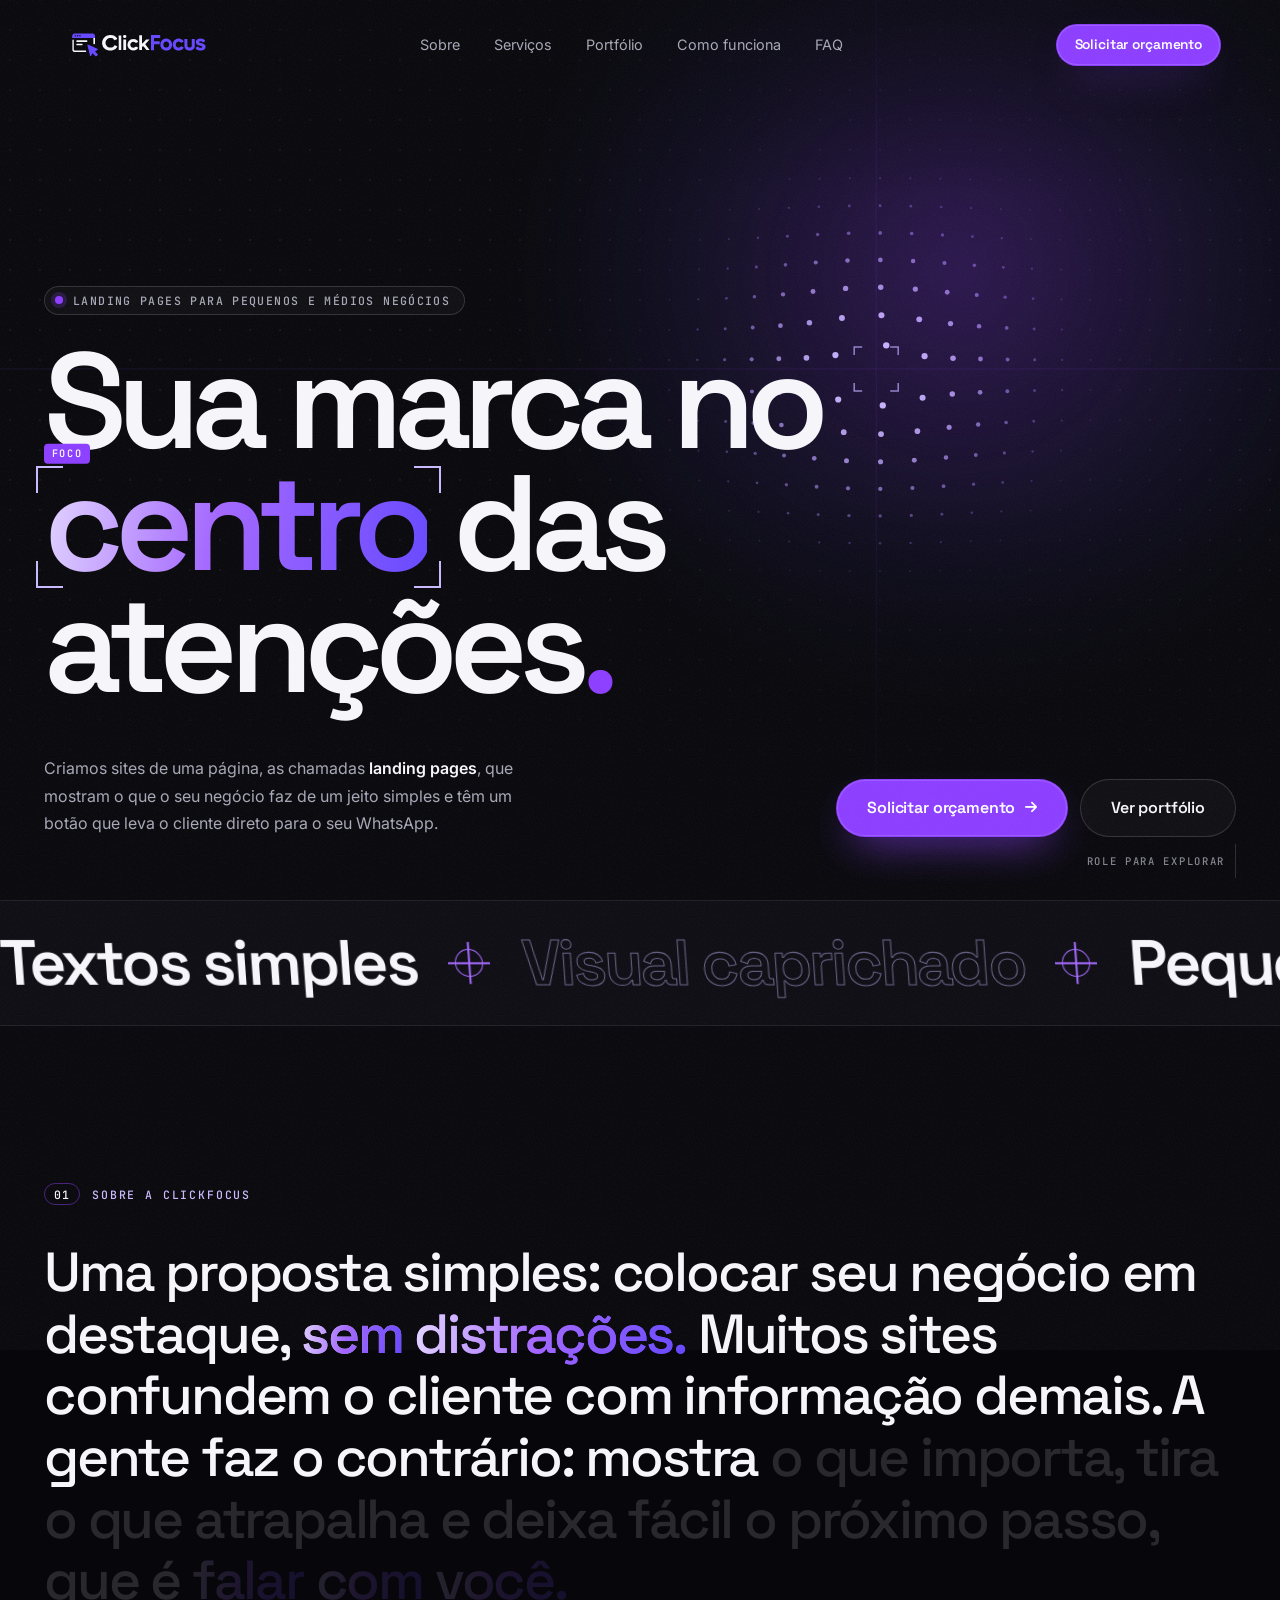
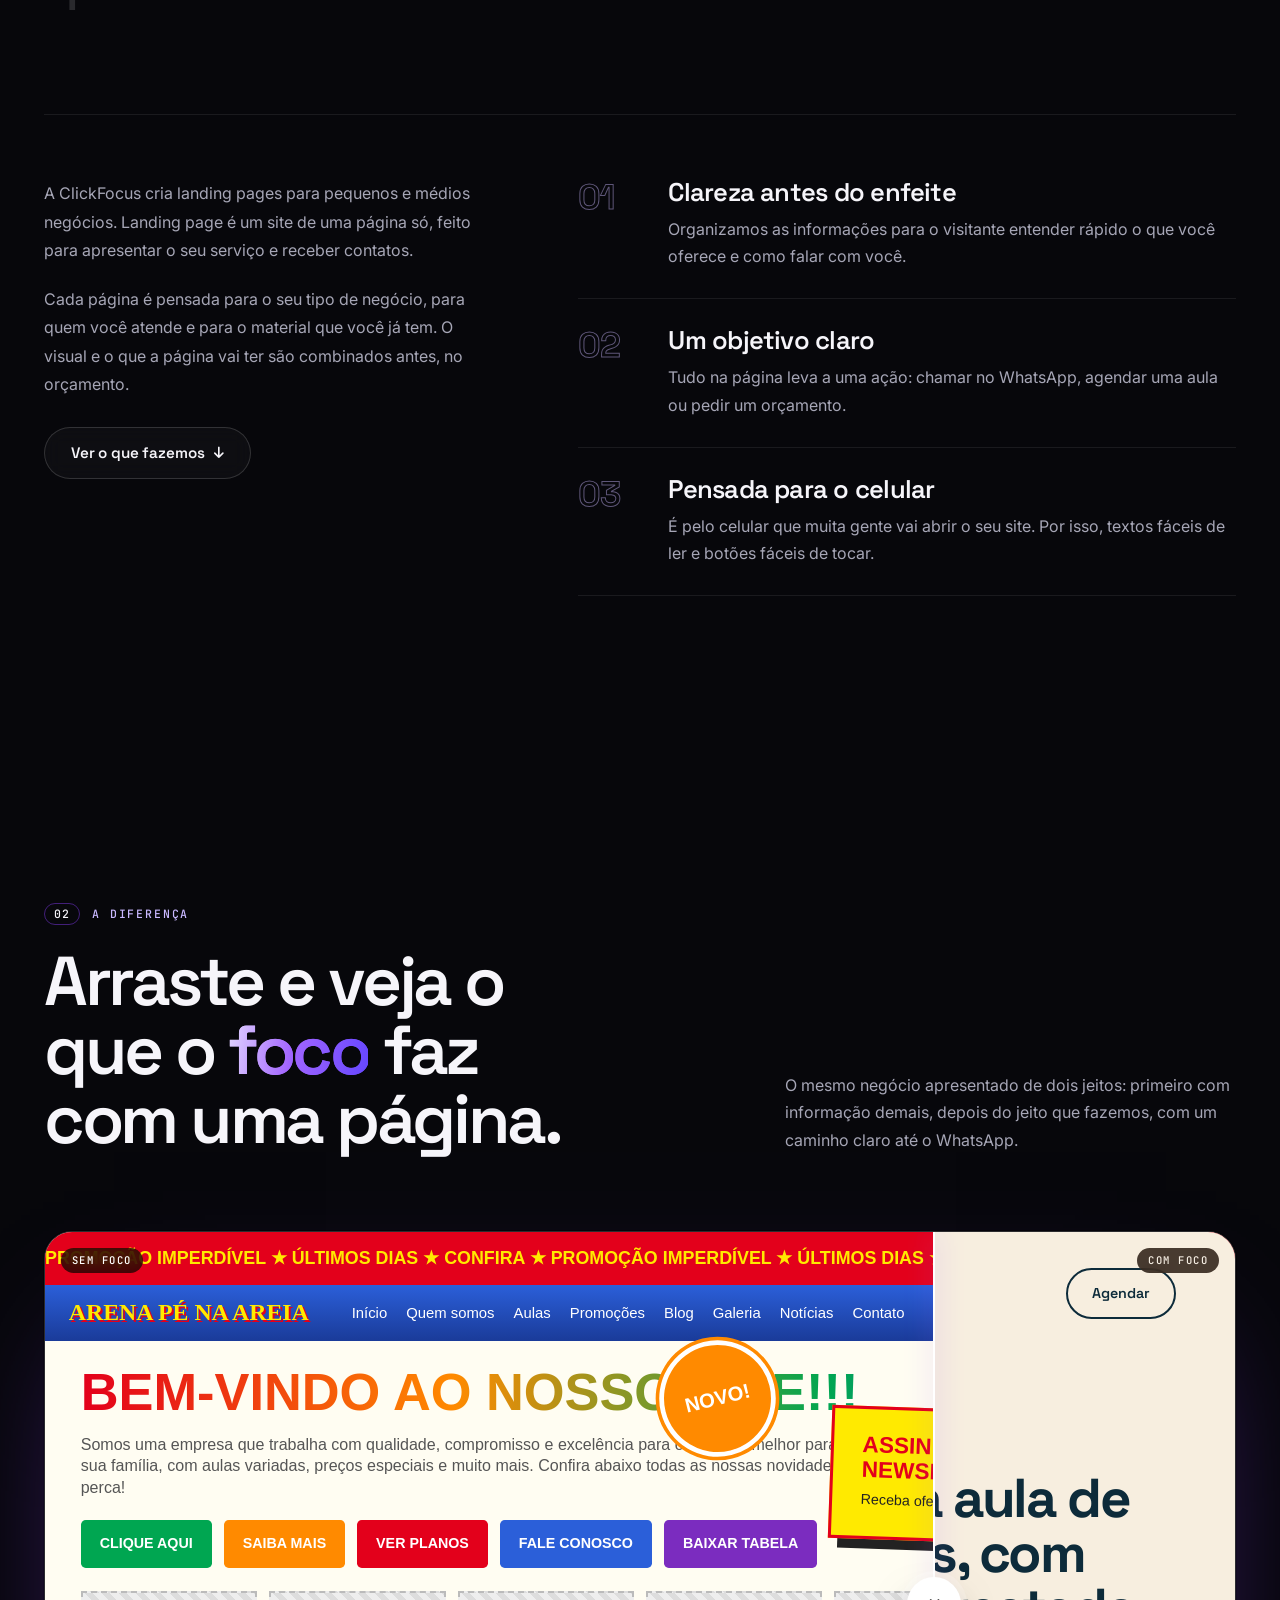
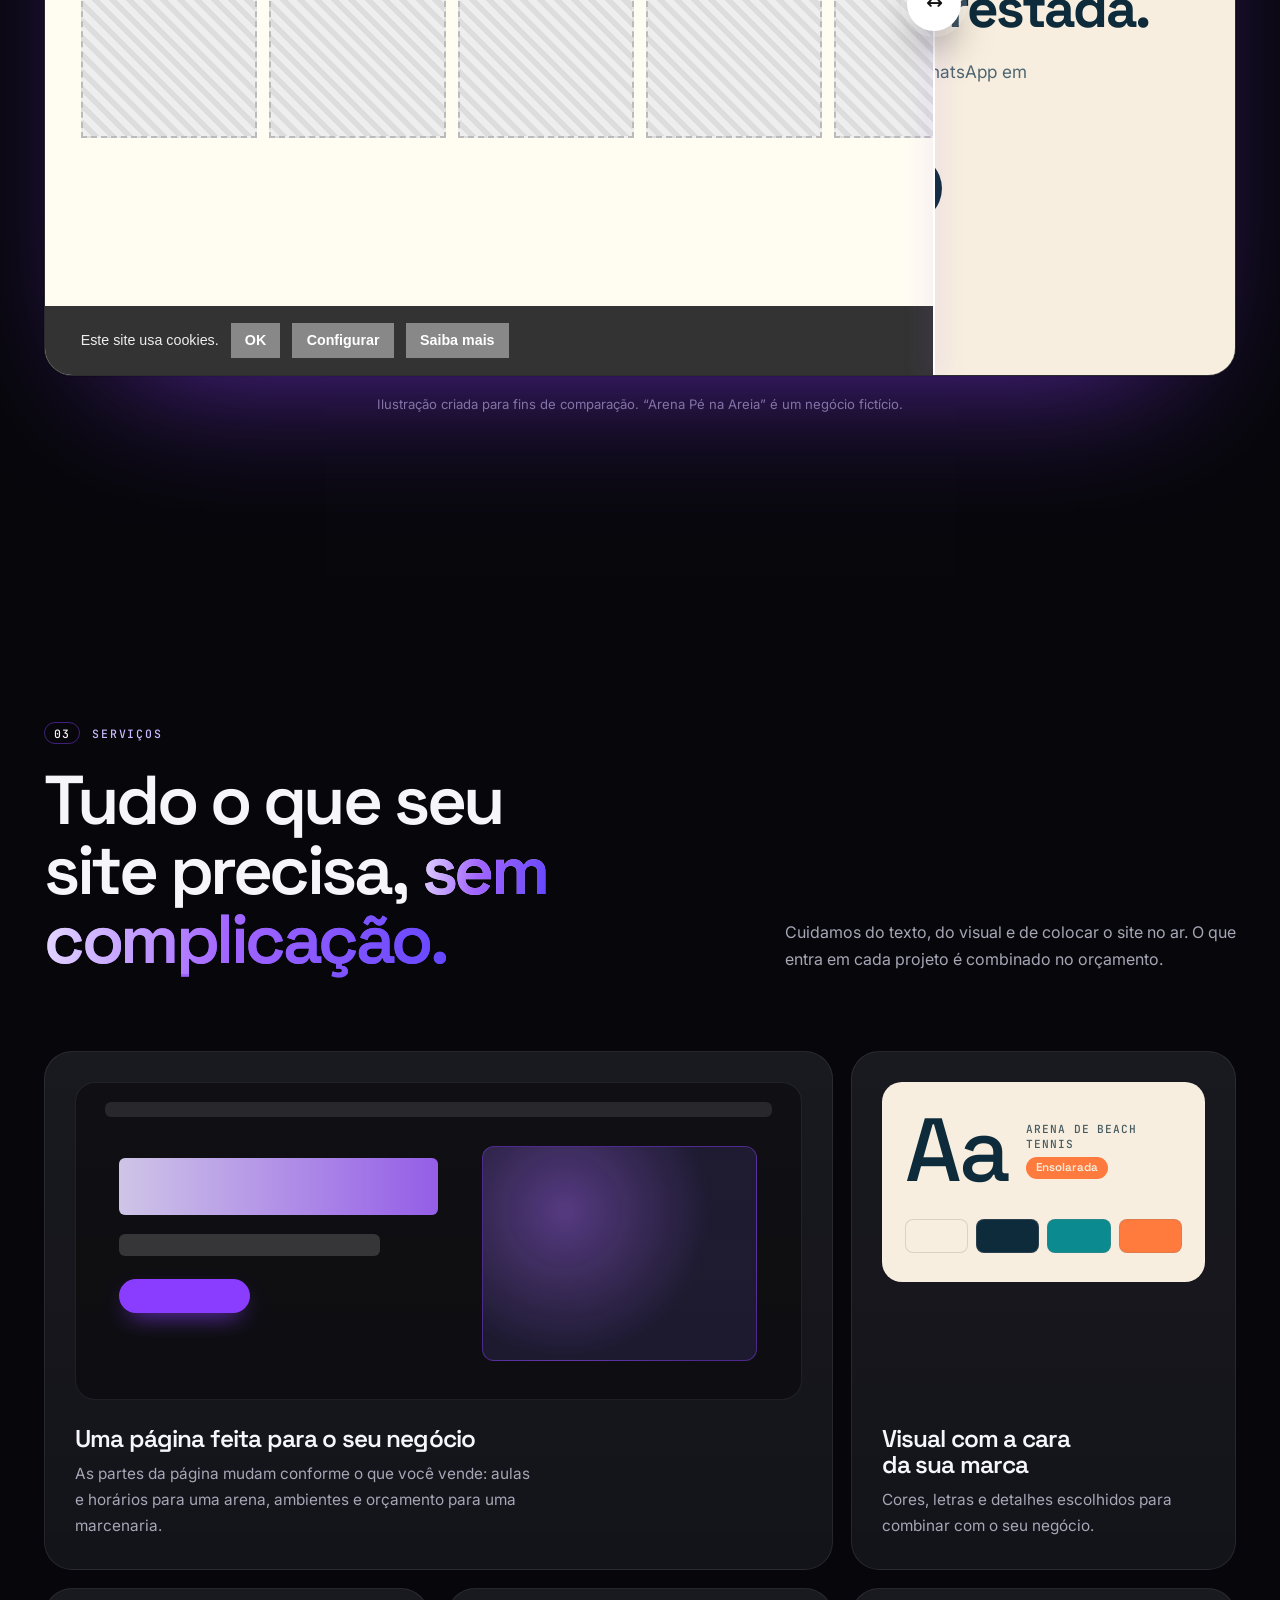
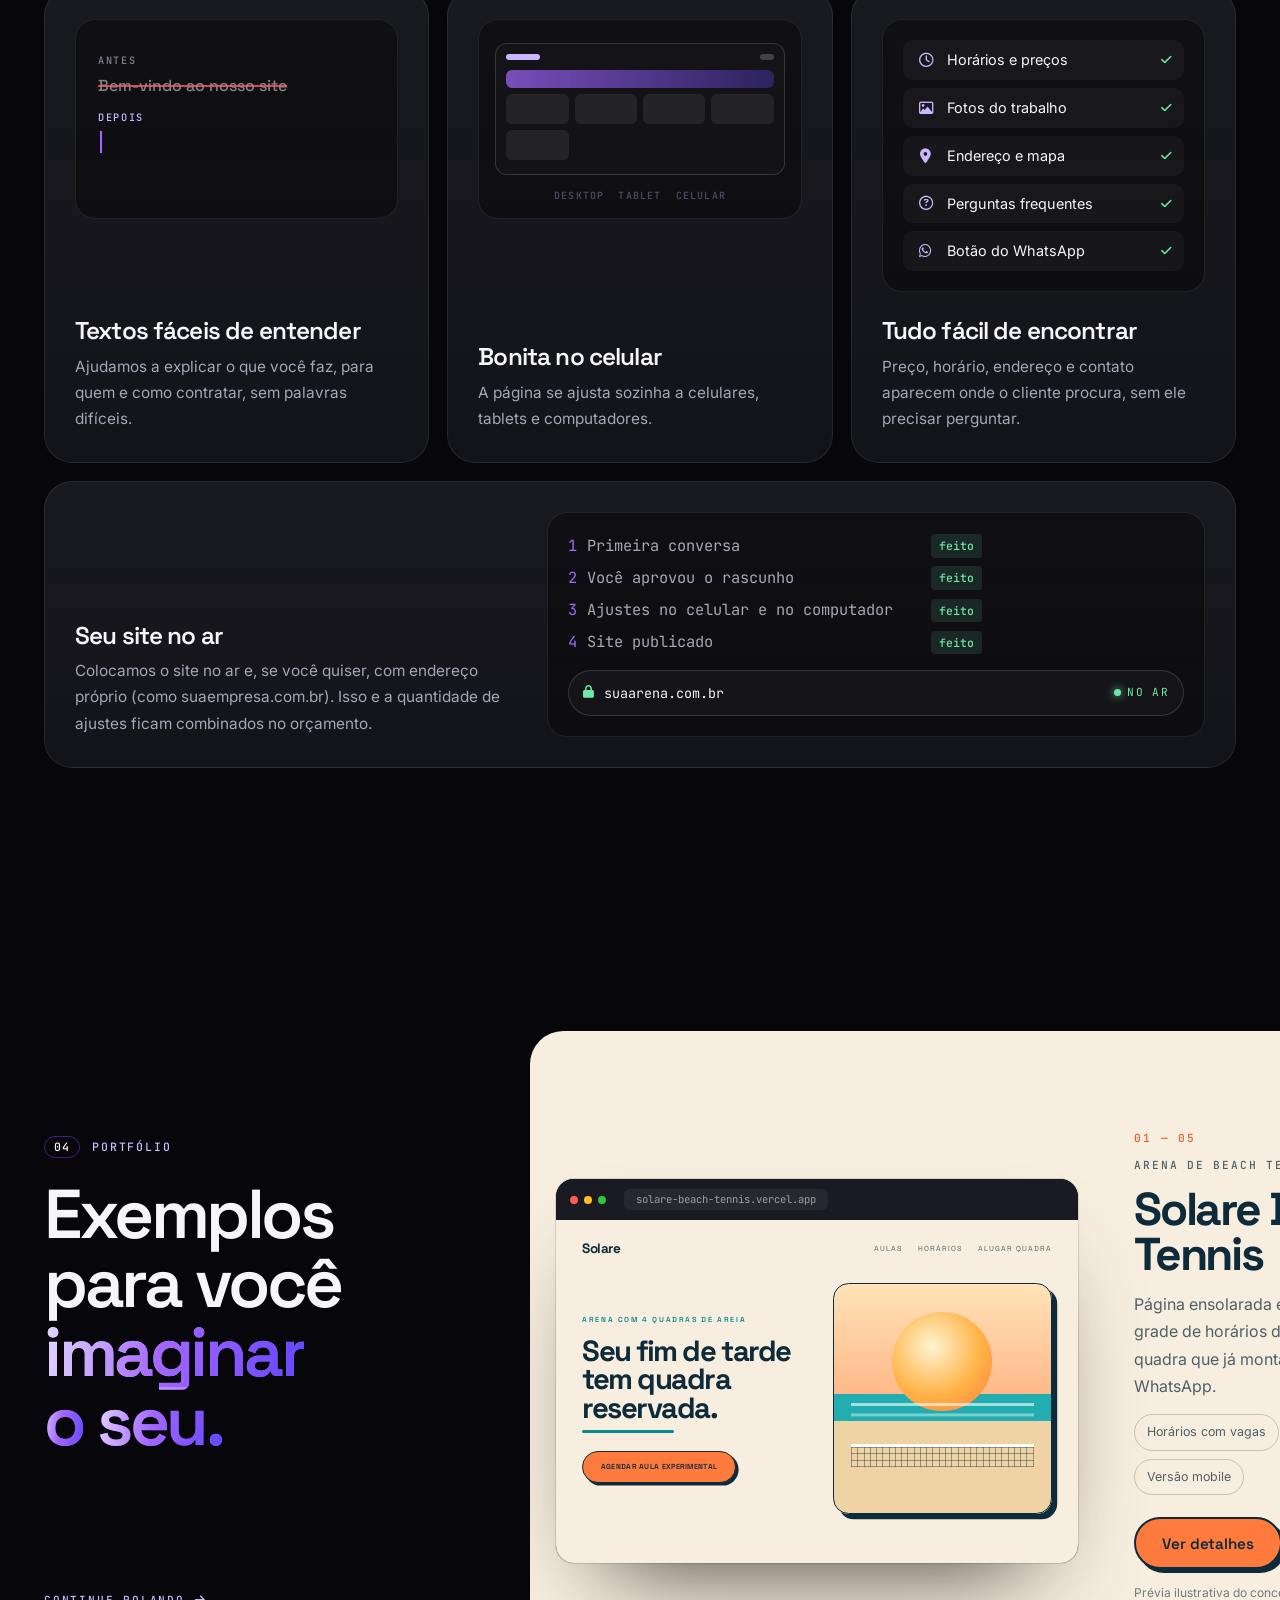
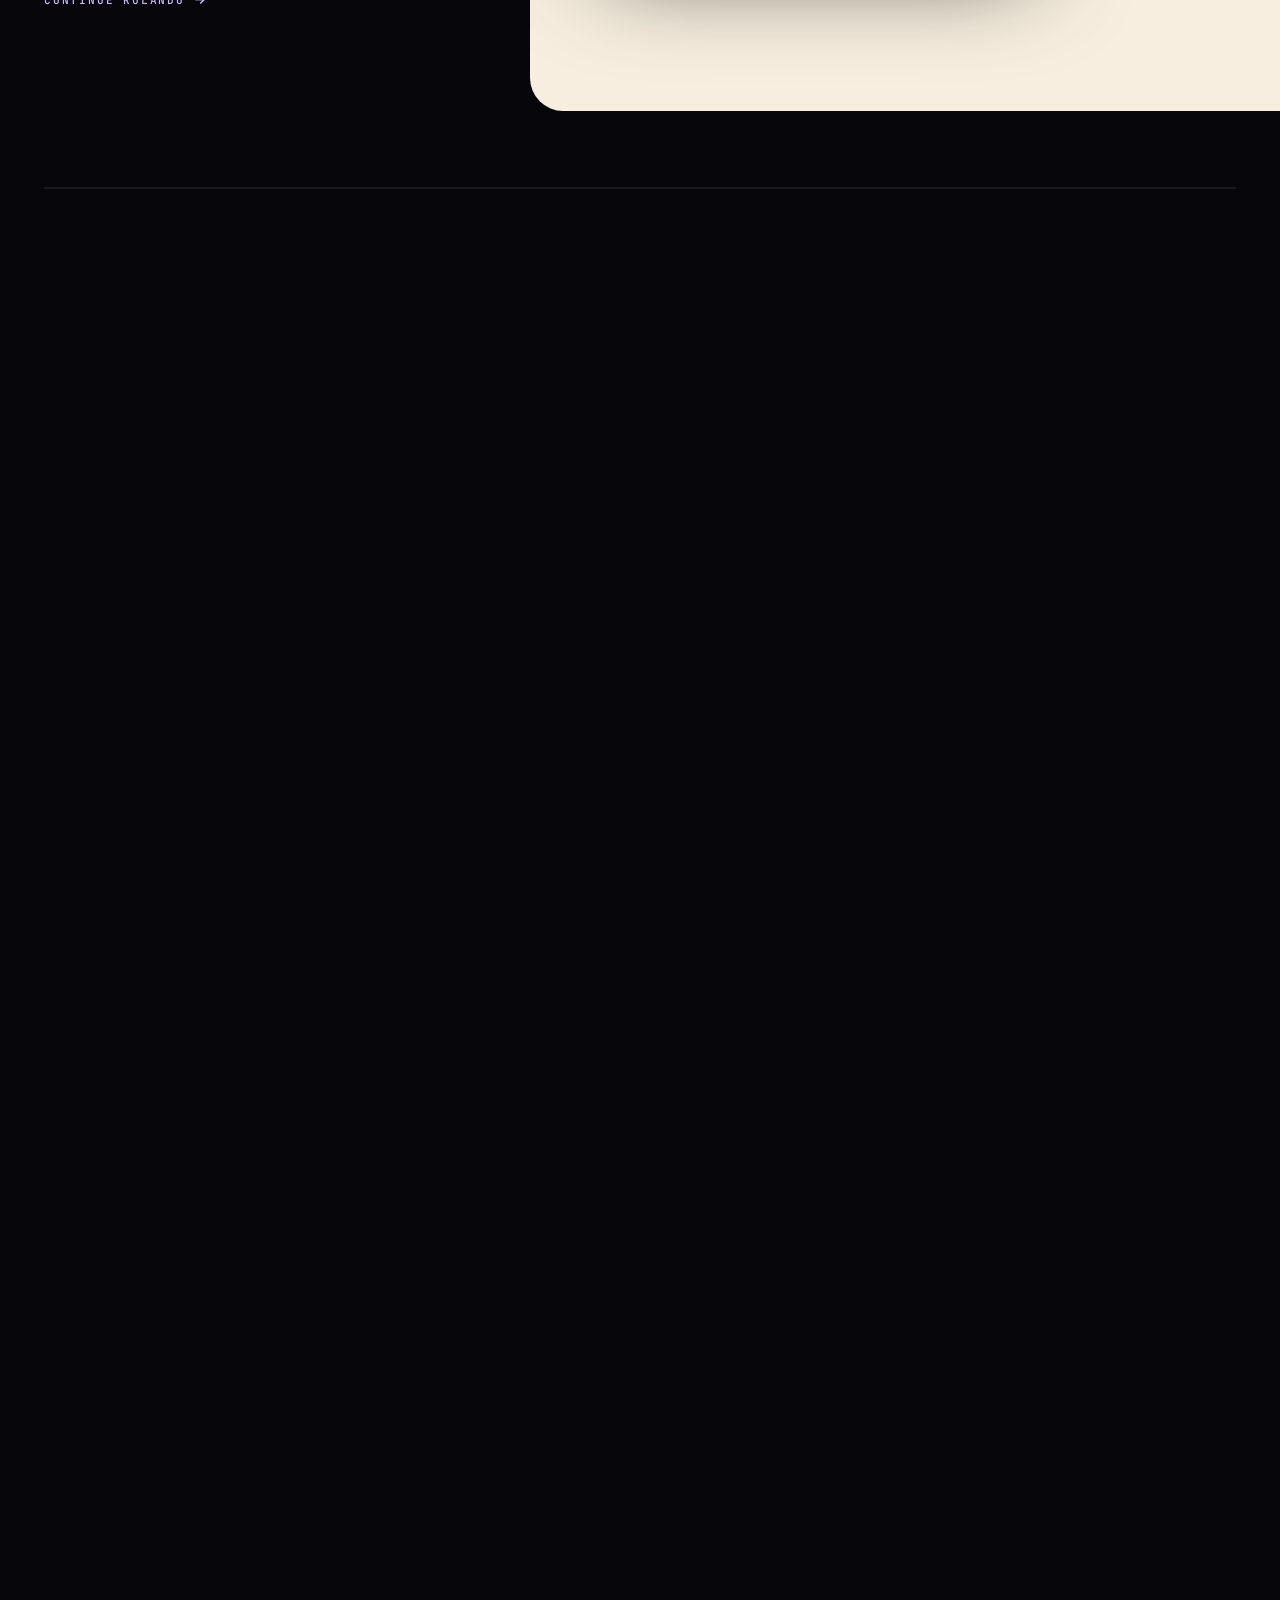
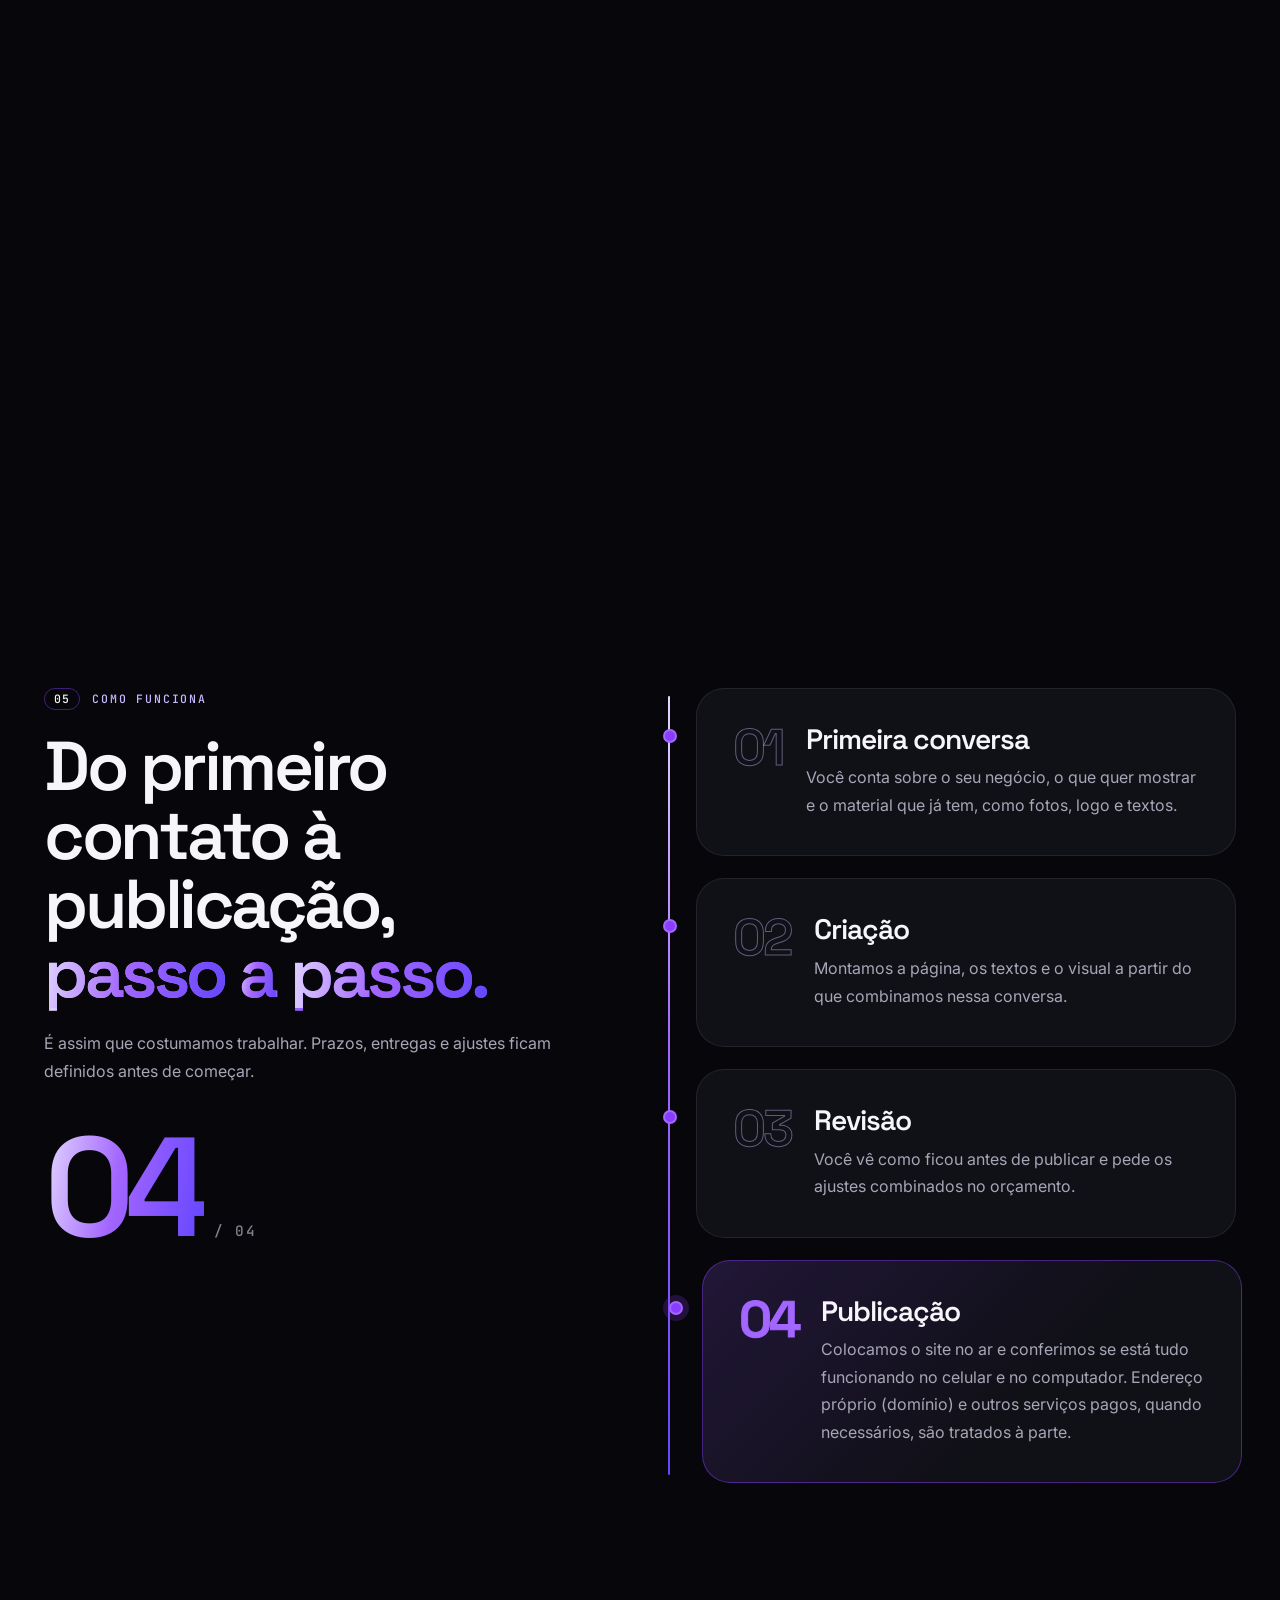
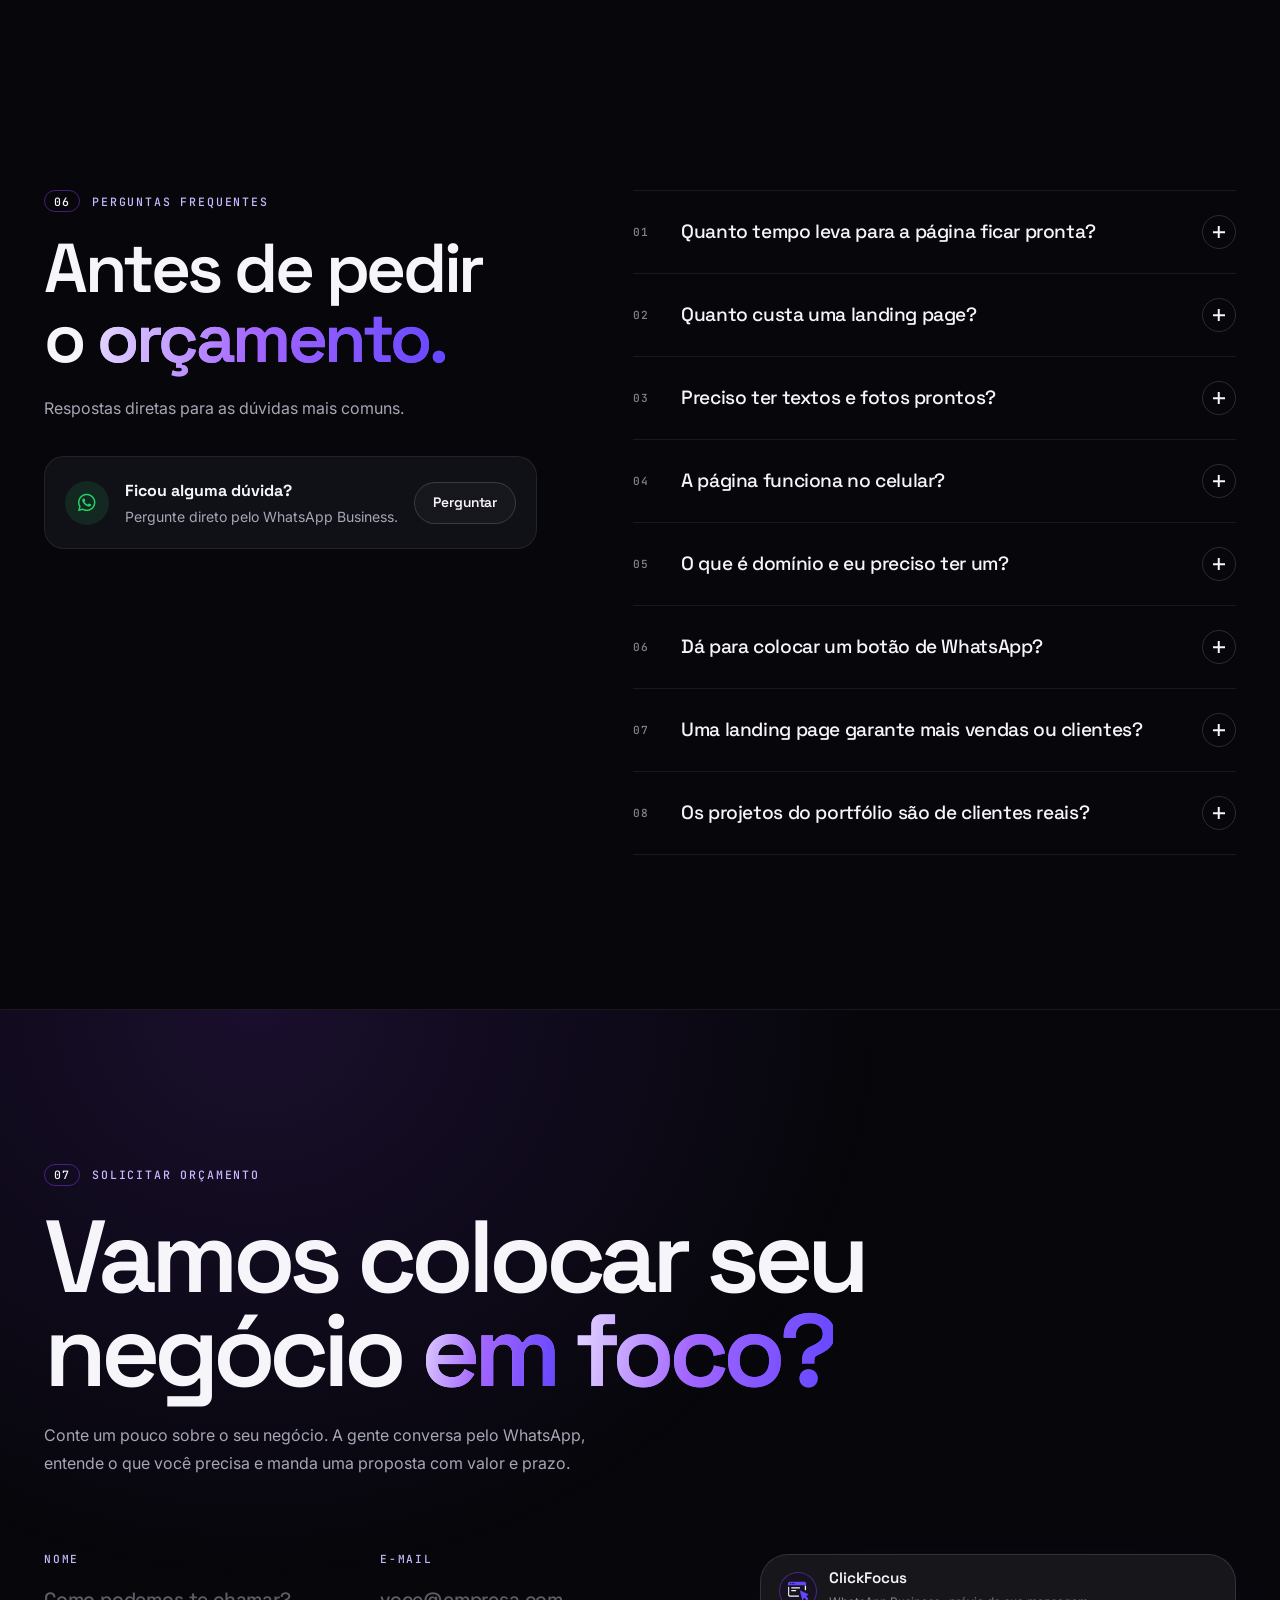
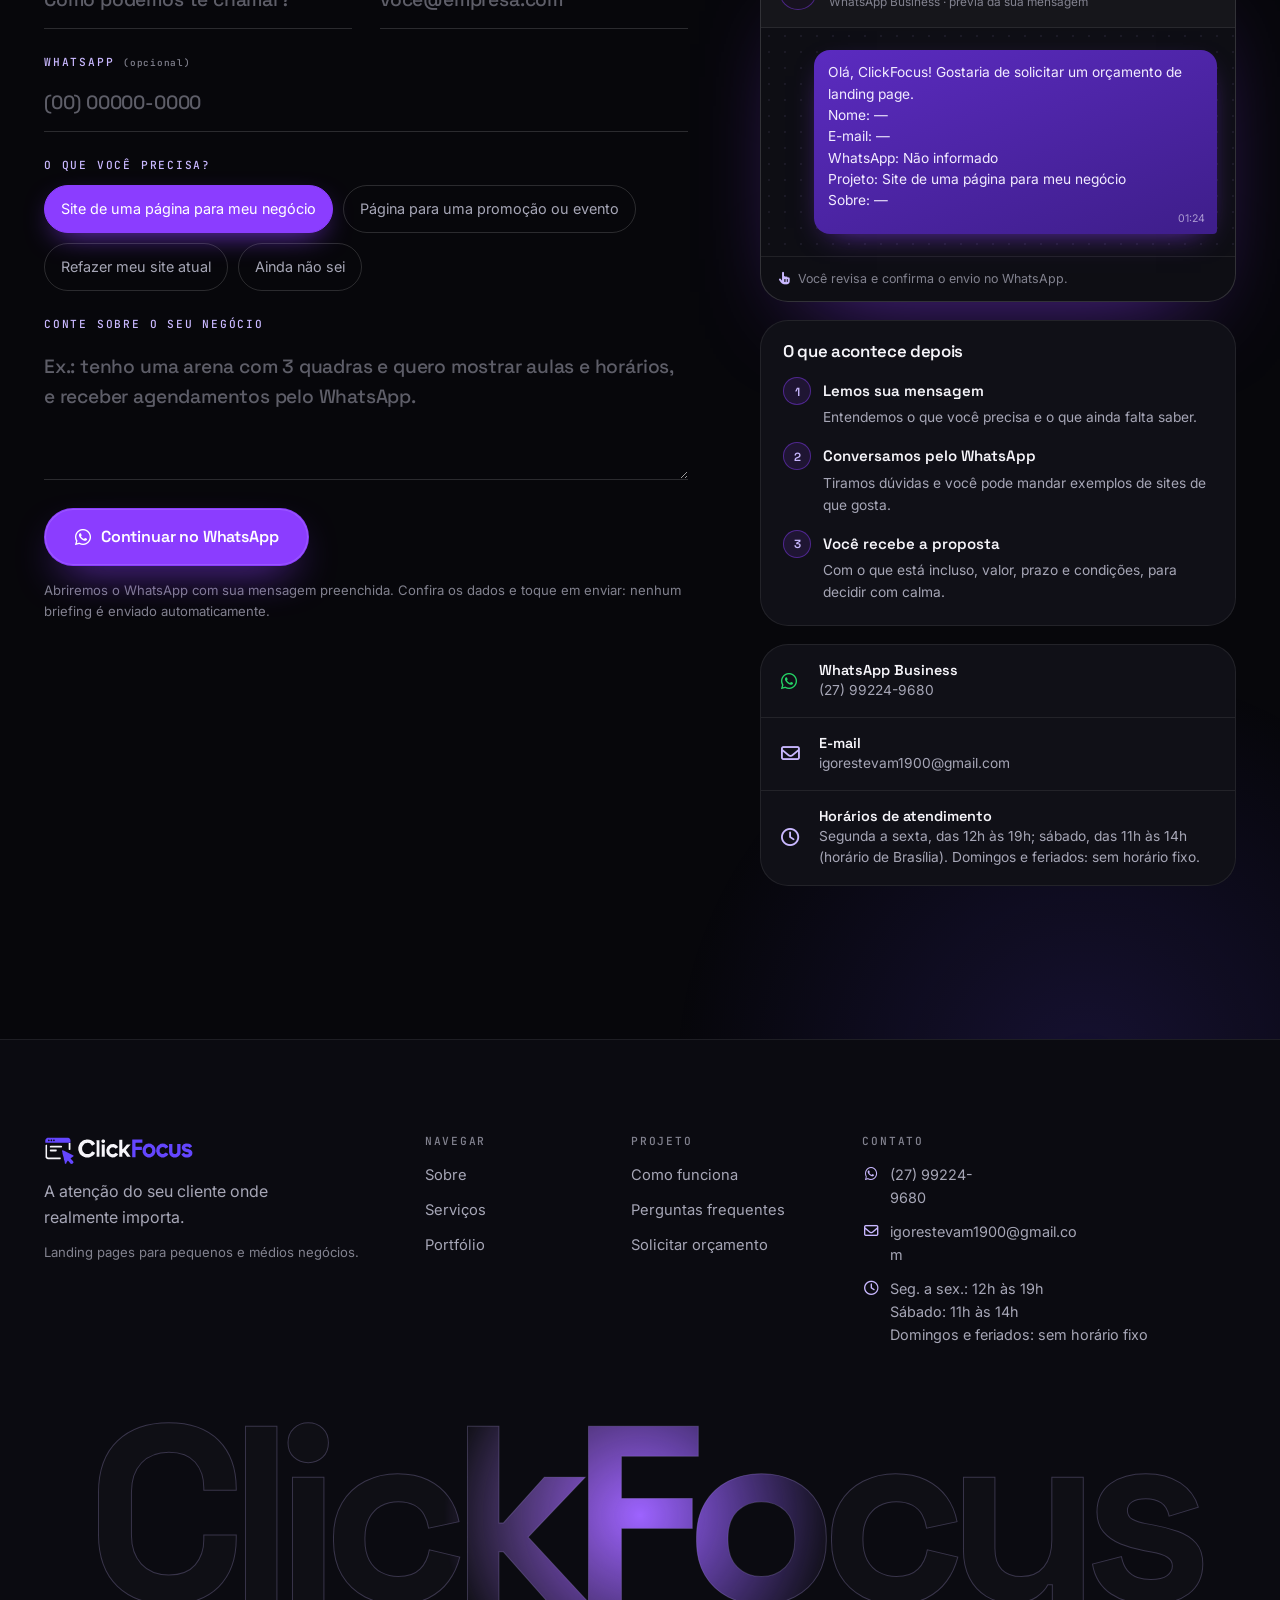
<file: index.html>
<!doctype html>
<html lang="pt-BR">
<head>
<meta charset="utf-8"/>
<meta content="width=device-width, initial-scale=1.0" name="viewport"/>
<title>ClickFocus — landing pages que capturam atenção</title>
<meta content="A ClickFocus cria landing pages, sites de uma página, para pequenos e médios negócios. Textos simples, visual caprichado e contato direto pelo WhatsApp." name="description"/>
<meta content="ClickFocus — landing pages que capturam atenção" property="og:title"/>
<meta content="Landing pages para pequenos e médios negócios. A atenção do seu cliente onde realmente importa." property="og:description"/>
<meta content="#07070B" name="theme-color"/>
<link href="assets/favicon.svg?v=2" rel="icon" type="image/svg+xml"/>
<link href="https://fonts.googleapis.com" rel="preconnect"/>
<link crossorigin="" href="https://fonts.gstatic.com" rel="preconnect"/>
<link href="https://cdnjs.cloudflare.com" rel="preconnect"/>
<link href="https://fonts.googleapis.com/css2?family=Cormorant+Garamond:wght@500;600&amp;family=Inter:wght@400;500;600&amp;family=JetBrains+Mono:wght@400;500&amp;family=Jost:wght@300;400&amp;family=Manrope:wght@500;600&amp;family=Space+Grotesk:wght@400;500;600;700&amp;display=swap" rel="stylesheet"/>
<link href="https://cdnjs.cloudflare.com/ajax/libs/font-awesome/6.7.2/css/all.min.css" rel="stylesheet"/>
<link href="assets/site.css?v=3" rel="stylesheet"/>
<script>
  document.documentElement.classList.add('js');
  // Segurança: se o script principal não carregar, o conteúdo volta a ficar visível.
  setTimeout(function () { if (!window.__cf) document.documentElement.classList.remove('js'); }, 3500);
</script>
</head>
<body>
<a class="skip" href="#sobre">Pular para o conteúdo</a>
<div aria-hidden="true" class="grain"></div>
<div aria-hidden="true" class="progress"><span id="scroll-progress"></span></div>
<div aria-hidden="true" class="cursor" id="cursor"><i></i><i></i><i></i><i></i></div>

<header class="hdr" id="site-header">
  <div class="hdr__pill">
    <a aria-label="ClickFocus — ir para o início" class="hdr__logo" href="#top">
      <img alt="ClickFocus" decoding="async" height="40" src="assets/clickfocus-logo-dark.svg" width="206"/>
    </a>
    <nav aria-label="Navegação principal" class="hdr__nav">
      <a href="#sobre">Sobre</a>
      <a href="#servicos">Serviços</a>
      <a href="#portfolio">Portfólio</a>
      <a href="#processo">Como funciona</a>
      <a href="#faq">FAQ</a>
    </nav>
    <a class="btn btn--primary btn--sm hdr__cta" data-magnetic="" href="#contato">Solicitar orçamento</a>
    <button aria-controls="mobile-menu" aria-expanded="false" aria-label="Abrir menu" class="burger" id="menu-toggle" type="button"><span></span><span></span></button>
  </div>
</header>

<div aria-hidden="true" class="menu" id="mobile-menu">
  <nav aria-label="Navegação mobile" class="menu__nav">
    <a href="#sobre"><small>01</small>Sobre</a>
    <a href="#servicos"><small>03</small>Serviços</a>
    <a href="#portfolio"><small>04</small>Portfólio</a>
    <a href="#processo"><small>05</small>Como funciona</a>
    <a href="#faq"><small>06</small>Perguntas frequentes</a>
    <a href="#contato"><small>07</small>Contato</a>
  </nav>
  <div class="menu__foot">
    <a class="btn btn--primary btn--lg" href="#contato">Solicitar orçamento <i aria-hidden="true" class="fa-solid fa-arrow-right"></i></a>
    <a class="menu__wa" href="https://wa.me/5527992249680?text=Ol%C3%A1%21%20Encontrei%20a%20ClickFocus%20pelo%20site%20e%20gostaria%20de%20solicitar%20um%20or%C3%A7amento." rel="noopener noreferrer" target="_blank"><i aria-hidden="true" class="fa-brands fa-whatsapp"></i>(27) 99224-9680</a>
  </div>
</div>

<main id="top">

<!-- ============ HERO ============ -->
<section aria-labelledby="hero-title" class="hero" id="hero">
  <canvas aria-hidden="true" class="hero__field" id="focus-field"></canvas>
  <div aria-hidden="true" class="hero__glow"></div>
  <div aria-hidden="true" class="hero__vignette"></div>
  <div aria-hidden="true" class="hud">
    <span class="hud__item hud__item--br">Role para explorar <b class="hud__scroll"></b></span>
  </div>
  <div class="wrap hero__inner">
    <p class="hero__kicker"><span class="hero__kdot"></span>Landing pages para pequenos e médios negócios</p>
    <h1 class="hero__title" id="hero-title">
      <span class="hl"><span class="hl__in">Sua marca no</span></span>
      <span class="hl"><span class="hl__in"><span class="lock"><em>centro</em><span aria-hidden="true" class="lock__frame"><i></i><i></i><i></i><i></i></span><span aria-hidden="true" class="lock__tag">Foco</span></span> das</span></span>
      <span class="hl"><span class="hl__in">atenções<span class="hero__dot">.</span></span></span>
    </h1>
    <div class="hero__foot">
      <p class="hero__lead">Criamos sites de uma página, as chamadas <strong>landing pages</strong>, que mostram o que o seu negócio faz de um jeito simples e têm um botão que leva o cliente direto para o seu WhatsApp.</p>
      <div class="hero__actions">
        <a class="btn btn--primary btn--lg" data-magnetic="" href="#contato">Solicitar orçamento <i aria-hidden="true" class="fa-solid fa-arrow-right"></i></a>
        <a class="btn btn--ghost btn--lg" data-magnetic="" href="#portfolio">Ver portfólio</a>
      </div>
    </div>
  </div>
</section>

<!-- ============ TICKER ============ -->
<div aria-hidden="true" class="ticker">
  <div class="ticker__inner" id="ticker">
    <div class="ticker__track">
      <span>Textos simples</span><b class="xh"></b><span class="o">Visual caprichado</span><b class="xh"></b><span>Pequenos e médios negócios</span><b class="xh"></b><span class="o">Bonito no celular</span><b class="xh"></b><span>Contato pelo WhatsApp</span><b class="xh"></b><span class="o">Com a cara da sua marca</span><b class="xh"></b>
      <span>Textos simples</span><b class="xh"></b><span class="o">Visual caprichado</span><b class="xh"></b><span>Pequenos e médios negócios</span><b class="xh"></b><span class="o">Bonito no celular</span><b class="xh"></b><span>Contato pelo WhatsApp</span><b class="xh"></b><span class="o">Com a cara da sua marca</span><b class="xh"></b>
    </div>
  </div>
</div>

<!-- ============ SOBRE / MANIFESTO ============ -->
<section aria-labelledby="sobre-title" class="sec about" id="sobre">
  <div class="wrap">
    <p class="label rv"><span>01</span>Sobre a ClickFocus</p>
    <div class="manifesto" data-manifesto="">
      <h2 id="sobre-title">Uma proposta simples: colocar seu negócio em destaque, <em>sem distrações.</em></h2>
      <p>Muitos sites confundem o cliente com informação demais. A gente faz o contrário: mostra o que importa, tira o que atrapalha e deixa fácil o próximo passo, que é <em>falar com você.</em></p>
    </div>
    <div class="about__grid">
      <div class="about__text">
        <p class="text rv">A ClickFocus cria landing pages para pequenos e médios negócios. Landing page é um site de uma página só, feito para apresentar o seu serviço e receber contatos.</p>
        <p class="text rv">Cada página é pensada para o seu tipo de negócio, para quem você atende e para o material que você já tem. O visual e o que a página vai ter são combinados antes, no orçamento.</p>
        <a class="btn btn--ghost rv" data-magnetic="" href="#servicos">Ver o que fazemos <i aria-hidden="true" class="fa-solid fa-arrow-down"></i></a>
      </div>
      <ol class="principles">
        <li class="principle rv">
          <span class="principle__num">01</span>
          <div><h3>Clareza antes do enfeite</h3><p>Organizamos as informações para o visitante entender rápido o que você oferece e como falar com você.</p></div>
        </li>
        <li class="principle rv">
          <span class="principle__num">02</span>
          <div><h3>Um objetivo claro</h3><p>Tudo na página leva a uma ação: chamar no WhatsApp, agendar uma aula ou pedir um orçamento.</p></div>
        </li>
        <li class="principle rv">
          <span class="principle__num">03</span>
          <div><h3>Pensada para o celular</h3><p>É pelo celular que muita gente vai abrir o seu site. Por isso, textos fáceis de ler e botões fáceis de tocar.</p></div>
        </li>
      </ol>
    </div>
  </div>
</section>

<!-- ============ COMPARADOR ============ -->
<section aria-labelledby="compare-title" class="sec compare" id="diferenca">
  <div class="wrap">
    <div class="sec__head sec__head--split">
      <div>
        <p class="label rv"><span>02</span>A diferença</p>
        <h2 class="h2" data-split="" id="compare-title">Arraste e veja o que o <em>foco</em> faz com uma página.</h2>
      </div>
      <p class="lead rv">O mesmo negócio apresentado de dois jeitos: primeiro com informação demais, depois do jeito que fazemos, com um caminho claro até o WhatsApp.</p>
    </div>
    <div class="cmp rv" id="compare" style="--pos:50%">
      <!-- Lado sem foco -->
      <div aria-hidden="true" class="cmp__pane noise">
        <div class="noise__bar"><span>PROMOÇÃO IMPERDÍVEL ★ ÚLTIMOS DIAS ★ CONFIRA ★ PROMOÇÃO IMPERDÍVEL ★ ÚLTIMOS DIAS ★ CONFIRA ★</span></div>
        <div class="noise__nav"><b>ARENA PÉ NA AREIA</b><span>Início</span><span>Quem somos</span><span>Aulas</span><span>Promoções</span><span>Blog</span><span>Galeria</span><span>Notícias</span><span>Contato</span></div>
        <div class="noise__body">
          <p class="noise__h">BEM-VINDO AO NOSSO SITE!!!</p>
          <p class="noise__p">Somos uma empresa que trabalha com qualidade, compromisso e excelência para oferecer o melhor para você e sua família, com aulas variadas, preços especiais e muito mais. Confira abaixo todas as nossas novidades e não perca!</p>
          <div class="noise__btns"><span class="nb1">CLIQUE AQUI</span><span class="nb2">SAIBA MAIS</span><span class="nb3">VER PLANOS</span><span class="nb4">FALE CONOSCO</span><span class="nb5">BAIXAR TABELA</span></div>
          <div class="noise__grid"><i></i><i></i><i></i><i></i><i></i><i></i></div>
        </div>
        <div class="noise__pop"><b>ASSINE NOSSA NEWSLETTER!</b><span>Receba ofertas toda semana</span><em>✕</em></div>
        <span class="noise__sticker">NOVO!</span>
        <div class="noise__cookie">Este site usa cookies. <b>OK</b><b>Configurar</b><b>Saiba mais</b></div>
        <span class="noise__chat">?</span>
      </div>
      <!-- Lado com foco -->
      <div aria-hidden="true" class="cmp__pane focus">
        <div class="focus__nav"><b>Pé na Areia</b><span>Agendar</span></div>
        <div class="focus__hero">
          <div class="focus__copy">
            <p class="focus__k">Arena de beach tennis</p>
            <p class="focus__h">Sua primeira aula de beach tennis, com raquete emprestada.</p>
            <p class="focus__p">Escolha o horário e confirme pelo WhatsApp em poucos toques.</p>
            <span class="focus__cta">Agendar aula experimental →</span>
          </div>
          <div class="focus__art"><span class="focus__sun"></span><span class="focus__racket"></span><span class="focus__ball"></span></div>
        </div>
      </div>
      <div aria-hidden="true" class="cmp__handle"><span><i class="fa-solid fa-arrows-left-right"></i></span></div>
      <span aria-hidden="true" class="cmp__tag cmp__tag--l">Sem foco</span>
      <span aria-hidden="true" class="cmp__tag cmp__tag--r">Com foco</span>
      <input aria-label="Comparar: mover para a esquerda mostra a página com foco, para a direita a página sem foco" class="cmp__range" max="100" min="0" type="range" value="50"/>
    </div>
    <p class="small cmp__note">Ilustração criada para fins de comparação. “Arena Pé na Areia” é um negócio fictício.</p>
  </div>
</section>

<!-- ============ SERVIÇOS ============ -->
<section aria-labelledby="servicos-title" class="sec services" id="servicos">
  <div class="wrap">
    <div class="sec__head sec__head--split">
      <div>
        <p class="label rv"><span>03</span>Serviços</p>
        <h2 class="h2" data-split="" id="servicos-title">Tudo o que seu site precisa, <em>sem complicação.</em></h2>
      </div>
      <p class="lead rv">Cuidamos do texto, do visual e de colocar o site no ar. O que entra em cada projeto é combinado no orçamento.</p>
    </div>

    <div class="bento">
      <article class="tile tile--a rv" data-spot="">
        <div aria-hidden="true" class="demo demo-layout">
          <div class="dl__screen">
            <i class="dl__b dl__b--nav"></i><i class="dl__b dl__b--title"></i><i class="dl__b dl__b--text"></i><i class="dl__b dl__b--cta"></i><i class="dl__b dl__b--img"></i>
          </div>
          <div class="dl__labels"><span>Arena</span><span>Marcenaria</span><span>Loja</span></div>
        </div>
        <div class="tile__body">
          <h3>Uma página feita para o seu negócio</h3>
          <p>As partes da página mudam conforme o que você vende: aulas e horários para uma arena, ambientes e orçamento para uma marcenaria.</p>
        </div>
      </article>

      <article class="tile tile--b rv" data-spot="">
        <div aria-hidden="true" class="demo demo-brand" data-brand-cycle="">
          <span class="db__aa">Aa</span>
          <div class="db__meta"><span class="db__name">Cormorant Garamond</span><span class="db__mood">Acolhedora</span></div>
          <div class="db__sw"><i></i><i></i><i></i><i></i></div>
        </div>
        <div class="tile__body">
          <h3>Visual com a cara da sua marca</h3>
          <p>Cores, letras e detalhes escolhidos para combinar com o seu negócio.</p>
        </div>
      </article>

      <article class="tile tile--c rv" data-spot="">
        <div aria-hidden="true" class="demo demo-copy" data-copy="">
          <p class="dc__row dc__row--before"><span>Antes</span><s data-copy-before="">Bem-vindo ao nosso site</s></p>
          <p class="dc__row dc__row--after"><span>Depois</span><b><span data-copy-after="">Aula experimental de beach tennis, com raquete emprestada.</span><i class="dc__caret"></i></b></p>
        </div>
        <div class="tile__body">
          <h3>Textos fáceis de entender</h3>
          <p>Ajudamos a explicar o que você faz, para quem e como contratar, sem palavras difíceis.</p>
        </div>
      </article>

      <article class="tile tile--d rv" data-spot="">
        <div aria-hidden="true" class="demo demo-device">
          <div class="dd__frame">
            <div class="dd__nav"><b></b><i></i></div>
            <div class="dd__grid"><i></i><i></i><i></i><i></i><i></i><i></i></div>
          </div>
          <div class="dd__sizes"><span>Desktop</span><span>Tablet</span><span>Celular</span></div>
        </div>
        <div class="tile__body">
          <h3>Bonita no celular</h3>
          <p>A página se ajusta sozinha a celulares, tablets e computadores.</p>
        </div>
      </article>

      <article class="tile tile--e rv" data-spot="">
        <ul aria-hidden="true" class="demo demo-tree">
          <li style="--d:0"><i class="fa-regular fa-clock"></i><span>Horários e preços</span><b class="fa-solid fa-check"></b></li>
          <li style="--d:1"><i class="fa-regular fa-image"></i><span>Fotos do trabalho</span><b class="fa-solid fa-check"></b></li>
          <li style="--d:2"><i class="fa-solid fa-location-dot"></i><span>Endereço e mapa</span><b class="fa-solid fa-check"></b></li>
          <li style="--d:3"><i class="fa-regular fa-circle-question"></i><span>Perguntas frequentes</span><b class="fa-solid fa-check"></b></li>
          <li style="--d:4"><i class="fa-brands fa-whatsapp"></i><span>Botão do WhatsApp</span><b class="fa-solid fa-check"></b></li>
        </ul>
        <div class="tile__body">
          <h3>Tudo fácil de encontrar</h3>
          <p>Preço, horário, endereço e contato aparecem onde o cliente procura, sem ele precisar perguntar.</p>
        </div>
      </article>

      <article class="tile tile--f rv" data-spot="">
        <div class="tile__body">
          <h3>Seu site no ar</h3>
          <p>Colocamos o site no ar e, se você quiser, com endereço próprio (como suaempresa.com.br). Isso e a quantidade de ajustes ficam combinados no orçamento.</p>
        </div>
        <div aria-hidden="true" class="demo demo-ship">
          <div class="ds__term">
            <p style="--d:0"><span>1</span>Primeira conversa<b>feito</b></p>
            <p style="--d:1"><span>2</span>Você aprovou o rascunho<b>feito</b></p>
            <p style="--d:2"><span>3</span>Ajustes no celular e no computador<b>feito</b></p>
            <p style="--d:3"><span>4</span>Site publicado<b>feito</b></p>
          </div>
          <div class="ds__url"><i class="fa-solid fa-lock"></i><span>suaarena.com.br</span><em>no ar</em></div>
        </div>
      </article>
    </div>
  </div>
</section>

<!-- ============ PORTFÓLIO (rolagem horizontal) ============ -->
<section aria-labelledby="portfolio-title" class="works" id="portfolio">
  <div class="works__sticky" id="works-sticky">
    <div class="works__track" id="works-track">
      <div class="works__intro">
        <p class="label rv"><span>04</span>Portfólio</p>
        <h2 class="h2" data-split="" id="portfolio-title">Exemplos para você <em>imaginar o seu.</em></h2>
        <p class="lead rv">Todos são negócios fictícios, criados pela ClickFocus para mostrar estilos diferentes de página. Não são clientes reais.</p>
        <p aria-hidden="true" class="works__hint">Continue rolando <i class="fa-solid fa-arrow-right"></i></p>
      </div>

      <article class="proj proj--solare">
        <div class="proj__media" data-open-project="solare">
          <div class="browser"><div class="browser__bar"><span></span><span></span><span></span><em data-demo-host="solare">solare-beach-tennis</em></div>
            <div class="shot shot--solare">
              <div class="shot__nav"><b>Solare</b><span><i>Aulas</i><i>Horários</i><i>Alugar quadra</i></span></div>
              <div class="shot__hero">
                <div class="shot__copy"><p class="shot__k">Arena com 4 quadras de areia</p><p class="shot__h">Seu fim de tarde tem quadra reservada.</p><span class="shot__cta">Agendar aula experimental</span></div>
                <div class="shot__scene"><i class="shot__sunball"></i><i class="shot__sea"></i><i class="shot__net"></i></div>
              </div>
            </div>
          </div>
        </div>
        <div class="proj__info">
          <span class="proj__num">01 — 05</span>
          <p class="proj__tag">Arena de beach tennis</p>
          <h3 class="proj__title">Solare Beach Tennis</h3>
          <p class="proj__desc">Página ensolarada e cheia de energia, com grade de horários das turmas e reserva de quadra que já monta a mensagem para o WhatsApp.</p>
          <ul class="proj__chips"><li>Horários com vagas</li><li>Reserva de quadra</li><li>Versão mobile</li></ul>
          <div class="proj__actions">
            <button aria-haspopup="dialog" class="btn btn--solid" data-project="solare" type="button">Ver detalhes</button>
            <a class="proj__live" data-demo-link="solare" hidden="" rel="noopener noreferrer" target="_blank">Visitar site <i aria-hidden="true" class="fa-solid fa-arrow-up-right-from-square"></i></a>
          </div>
          <p class="proj__note">Prévia ilustrativa do conceito.</p>
        </div>
      </article>

      <article class="proj proj--veio">
        <div class="proj__media" data-open-project="veio">
          <div class="browser"><div class="browser__bar"><span></span><span></span><span></span><em>2 modelos de marcenaria</em></div>
            <div class="shot shot--veio shot--split">
              <div class="shot__nav"><b>Veio</b><span><i>Ambientes</i><i>Projetos</i><i>Orçamento</i></span></div>
              <div class="shot__hero">
                <div class="shot__copy"><p class="shot__k">Marcenaria sob medida</p><p class="shot__h">Móveis sob medida, feitos para durar gerações.</p><span class="shot__cta">Pedir orçamento</span></div>
                <div class="shot__cab"><i></i><i></i><i></i><b></b></div>
              </div>
            </div>
          </div>
        </div>
        <div class="proj__info">
          <span class="proj__num">02 — 05</span>
          <p class="proj__tag">Marcenaria · 2 modelos</p>
          <h3 class="proj__title">Veio &amp; Prumo</h3>
          <p class="proj__desc">Duas propostas para marcenarias: a Veio, acolhedora em tons de madeira, e a Prumo, sofisticada em preto e dourado, com galeria de projetos e orçamento direto no WhatsApp.</p>
          <ul class="proj__chips"><li>2 modelos para escolher</li><li>Galeria de projetos</li><li>Orçamento no WhatsApp</li></ul>
          <div class="proj__actions">
            <button aria-haspopup="dialog" class="btn btn--solid" data-project="veio" type="button">Escolher modelo</button>
          </div>
          <p class="proj__note">Clique para ver os dois modelos.</p>
        </div>
      </article>

      <article class="proj proj--serena">
        <div class="proj__media" data-open-project="serena">
          <div class="browser"><div class="browser__bar"><span></span><span></span><span></span><em>serena-glow-appointments.vercel.app</em></div>
            <div class="shot shot--serena">
              <div class="shot__nav"><b>Serena</b><span><i>Tratamentos</i><i>Sobre</i><i>Contato</i></span></div>
              <div class="shot__hero">
                <div class="shot__copy"><p class="shot__k">Beleza que respeita o tempo</p><p class="shot__h">Cuidado que se nota no primeiro olhar.</p><span class="shot__cta">Agendar avaliação</span></div>
                <div class="shot__arch"></div>
              </div>
              <div class="shot__cards"><i></i><i></i><i></i></div>
            </div>
          </div>
        </div>
        <div class="proj__info">
          <span class="proj__num">03 — 05</span>
          <p class="proj__tag">Estética facial e corporal</p>
          <h3 class="proj__title">Serena Estética</h3>
          <p class="proj__desc">Conceito de landing page para estética, com tipografia serifada, tons claros e verde-sálvia, pensado para transmitir acolhimento.</p>
          <ul class="proj__chips"><li>Cormorant Garamond</li><li>Marfim &amp; sálvia</li><li>Versão mobile</li></ul>
          <div class="proj__actions">
            <button aria-haspopup="dialog" class="btn btn--solid" data-project="serena" type="button">Ver detalhes</button>
            <a class="proj__live" href="https://serena-glow-appointments.vercel.app/" rel="noopener noreferrer" target="_blank">Visitar site <i aria-hidden="true" class="fa-solid fa-arrow-up-right-from-square"></i></a>
          </div>
          <p class="proj__note">Prévia ilustrativa do conceito.</p>
        </div>
      </article>

      <article class="proj proj--crown">
        <div class="proj__media" data-open-project="black-crown">
          <div class="browser"><div class="browser__bar"><span></span><span></span><span></span><em>black-crown-ten.vercel.app</em></div>
            <div class="shot shot--crown">
              <div class="shot__nav"><b>Black Crown</b><span><i>Serviços</i><i>Rituais</i><i>Agenda</i></span></div>
              <div class="shot__center">
                <i class="fa-solid fa-crown shot__icon"></i>
                <p class="shot__k">Corte, navalha e ritual</p>
                <p class="shot__h">O padrão de excelência em cada detalhe.</p>
                <span class="shot__cta">Agendar horário</span>
              </div>
              <div class="shot__rule"><i></i><i></i><i></i></div>
            </div>
          </div>
        </div>
        <div class="proj__info">
          <span class="proj__num">04 — 05</span>
          <p class="proj__tag">Barbearia premium</p>
          <h3 class="proj__title">Black Crown Barber Studio</h3>
          <p class="proj__desc">Preto profundo, dourado discreto e tipografia forte para uma barbearia que vende experiência, não apenas corte.</p>
          <ul class="proj__chips"><li>Preto &amp; dourado</li><li>Alto contraste</li><li>Versão mobile</li></ul>
          <div class="proj__actions">
            <button aria-haspopup="dialog" class="btn btn--solid" data-project="black-crown" type="button">Ver detalhes</button>
            <a class="proj__live" href="https://black-crown-ten.vercel.app/" rel="noopener noreferrer" target="_blank">Visitar site <i aria-hidden="true" class="fa-solid fa-arrow-up-right-from-square"></i></a>
          </div>
          <p class="proj__note">Prévia ilustrativa do conceito.</p>
        </div>
      </article>

      <article class="proj proj--volt">
        <div class="proj__media" data-open-project="volt">
          <div class="browser"><div class="browser__bar"><span></span><span></span><span></span><em>volt-training-club.vercel.app</em></div>
            <div class="shot shot--volt">
              <div class="shot__nav"><b>VOLT</b><span><i>Modalidades</i><i>Planos</i><i>Aula experimental</i></span></div>
              <div class="shot__copy"><p class="shot__k">Treino sem desculpa</p><p class="shot__h">Energia alta. Resultado à vista.</p><span class="shot__cta">Começar agora</span></div>
              <div class="shot__slash"></div>
              <div class="shot__ticker"><span>Força • HIIT • Funcional • Mobilidade • Força • HIIT • Funcional •</span></div>
            </div>
          </div>
        </div>
        <div class="proj__info">
          <span class="proj__num">05 — 05</span>
          <p class="proj__tag">Estúdio de treinamento</p>
          <h3 class="proj__title">VOLT Training Club</h3>
          <p class="proj__desc">Preto, vermelho e letras inclinadas para transmitir intensidade e movimento logo na primeira tela.</p>
          <ul class="proj__chips"><li>Preto &amp; vermelho</li><li>Tipografia inclinada</li><li>Versão mobile</li></ul>
          <div class="proj__actions">
            <button aria-haspopup="dialog" class="btn btn--solid" data-project="volt" type="button">Ver detalhes</button>
            <a class="proj__live" href="https://volt-training-club.vercel.app/" rel="noopener noreferrer" target="_blank">Visitar site <i aria-hidden="true" class="fa-solid fa-arrow-up-right-from-square"></i></a>
          </div>
          <p class="proj__note">Prévia ilustrativa do conceito.</p>
        </div>
      </article>

      <div class="works__outro">
        <p class="works__outro-k">Próximo conceito</p>
        <p class="works__outro-h">O seu negócio, <em>em foco.</em></p>
        <a class="btn btn--primary btn--lg" data-magnetic="" href="#contato">Quero uma página assim <i aria-hidden="true" class="fa-solid fa-arrow-right"></i></a>
      </div>
    </div>
    <div aria-hidden="true" class="works__bar"><span id="works-bar"></span></div>
  </div>
</section>

<!-- ============ MODAIS DOS PROJETOS ============ -->
<div aria-hidden="true" aria-labelledby="project-title-solare" aria-modal="true" class="modal" id="project-solare" role="dialog">
  <div class="modal__dialog">
    <button aria-label="Fechar projeto" class="modal__close" type="button"><i aria-hidden="true" class="fa-solid fa-xmark"></i></button>
    <div class="modal__grid">
      <div class="modal__preview">
        <div class="browser"><div class="browser__bar"><span></span><span></span><span></span></div>
          <div class="shot shot--solare">
            <div class="shot__nav"><b>Solare</b><span><i>Aulas</i><i>Horários</i><i>Alugar quadra</i></span></div>
            <div class="shot__hero">
              <div class="shot__copy"><p class="shot__k">Arena com 4 quadras de areia</p><p class="shot__h">Seu fim de tarde tem quadra reservada.</p><span class="shot__cta">Agendar aula experimental</span></div>
              <div class="shot__scene"><i class="shot__sunball"></i><i class="shot__sea"></i><i class="shot__net"></i></div>
            </div>
          </div>
        </div>
        <p class="small">Representação ilustrativa. Visite o site demonstrativo para ver a página completa.</p>
        <div class="swatches">
          <span aria-label="Areia" class="swatch" role="img" style="background: #F7EEDF" title="Areia"></span>
          <span aria-label="Azul-marinho" class="swatch" role="img" style="background: #0D2B3A" title="Azul-marinho"></span>
          <span aria-label="Verde-mar" class="swatch" role="img" style="background: #0B8A8F" title="Verde-mar"></span>
          <span aria-label="Laranja pôr do sol" class="swatch" role="img" style="background: #FF7A3D" title="Laranja pôr do sol"></span>
        </div>
        <p class="small">Paleta do conceito visual demonstrativo.</p>
      </div>
      <div class="modal__info">
        <p class="proj__tag">Arena de beach tennis</p>
        <h3 class="modal__title" id="project-title-solare">Solare Beach Tennis</h3>
        <p class="text">Página ensolarada e cheia de energia para uma arena fictícia, com aulas, aluguel de quadras e estrutura.</p>
        <h4 class="modal__label">Objetivo do conceito</h4>
        <p class="text">Mostrar como uma arena pode apresentar turmas, horários e valores de um jeito claro e facilitar o agendamento pelo WhatsApp.</p>
        <h4 class="modal__label">Visual</h4>
        <p class="text">Areia, azul-marinho e laranja do pôr do sol, com ilustração própria de quadra e botões grandes, fáceis de tocar no celular.</p>
        <h4 class="modal__label">O que a demonstração tem</h4>
        <ul class="deliverables">
          <li><i aria-hidden="true" class="fa-solid fa-check"></i><span>Níveis de aula e planos com valores</span></li>
          <li><i aria-hidden="true" class="fa-solid fa-check"></i><span>Grade de horários com vagas por turma</span></li>
          <li><i aria-hidden="true" class="fa-solid fa-check"></i><span>Reserva de quadra com mensagem pronta para o WhatsApp</span></li>
          <li><i aria-hidden="true" class="fa-solid fa-check"></i><span>Estrutura, localização e dúvidas frequentes</span></li>
          <li><i aria-hidden="true" class="fa-solid fa-check"></i><span>Versão mobile completa</span></li>
        </ul>
        <div class="modal__ctas">
          <a class="btn btn--ghost" data-demo-link="solare" hidden="" rel="noopener noreferrer" target="_blank">Visitar site publicado ↗</a>
          <a class="btn btn--primary" data-close-modal="" href="#contato">Quero algo assim</a>
        </div>
      </div>
    </div>
  </div>
</div>

<div aria-hidden="true" aria-labelledby="project-title-veio" aria-modal="true" class="modal" id="project-veio" role="dialog">
  <div class="modal__dialog modal__dialog--wide">
    <button aria-label="Fechar projeto" class="modal__close" type="button"><i aria-hidden="true" class="fa-solid fa-xmark"></i></button>
    <p class="proj__tag">Marcenaria e móveis planejados</p>
    <h3 class="modal__title" id="project-title-veio">Escolha o modelo que quer ver</h3>
    <p class="text chooser__intro">Dois estilos diferentes para o mesmo tipo de negócio. Os dois mostram os projetos, explicam os diferenciais e levam o cliente direto para o orçamento no WhatsApp.</p>
    <div class="chooser">
      <article class="choice choice--veio">
        <div class="browser"><div class="browser__bar"><span></span><span></span><span></span><em data-demo-host="veio">veio-marcenaria</em></div>
          <div class="shot shot--veio">
            <div class="shot__nav"><b>Veio</b><span><i>Ambientes</i><i>Projetos</i><i>Orçamento</i></span></div>
            <div class="shot__hero">
              <div class="shot__copy"><p class="shot__k">Marcenaria sob medida</p><p class="shot__h">Móveis sob medida, feitos para durar gerações.</p><span class="shot__cta">Pedir orçamento</span></div>
              <div class="shot__cab"><i></i><i></i><i></i><b></b></div>
            </div>
          </div>
        </div>
        <div class="choice__body">
          <p class="choice__k">Modelo 1 · acolhedor</p>
          <h4 class="choice__t">Veio Marcenaria</h4>
          <p class="text">Tons de madeira, verde musgo e letras serifadas. Ideal para marcenaria de família que quer passar tradição e capricho.</p>
          <ul class="deliverables">
            <li><i aria-hidden="true" class="fa-solid fa-check"></i><span>Ambientes atendidos e processo em 5 etapas</span></li>
            <li><i aria-hidden="true" class="fa-solid fa-check"></i><span>Seletor de acabamento que muda o móvel na hora</span></li>
            <li><i aria-hidden="true" class="fa-solid fa-check"></i><span>Pedido de orçamento com mensagem pronta</span></li>
          </ul>
          <div class="swatches"><span class="swatch" style="background: #F5F0E8" title="Papel"></span><span class="swatch" style="background: #C48D57" title="Carvalho"></span><span class="swatch" style="background: #6E7A57" title="Verde musgo"></span><span class="swatch" style="background: #2A1F17" title="Café"></span></div>
          <a class="btn btn--solid choice__btn" data-demo-link="veio" hidden="" rel="noopener noreferrer" target="_blank">Ver o site da Veio ↗</a>
        </div>
      </article>
      <article class="choice choice--prumo">
        <div class="browser"><div class="browser__bar"><span></span><span></span><span></span><em data-demo-host="prumo">prumo-planejados</em></div>
          <div class="shot shot--prumo">
            <div class="shot__nav"><b>Prumo</b><span><i>Projetos</i><i>Diferenciais</i><i>Orçamento</i></span></div>
            <div class="shot__hero">
              <div class="shot__copy"><p class="shot__k">Móveis planejados</p><p class="shot__h">Seu ambiente, <em>no milímetro.</em></p><span class="shot__cta">Orçamento no WhatsApp</span></div>
              <div class="shot__mosaic"><i></i><i></i><i></i></div>
            </div>
          </div>
        </div>
        <div class="choice__body">
          <p class="choice__k">Modelo 2 · sofisticado</p>
          <h4 class="choice__t">Prumo Planejados</h4>
          <p class="text">Preto, dourado e branco, com letras finas e fotos grandes. Ideal para móveis planejados de alto padrão.</p>
          <ul class="deliverables">
            <li><i aria-hidden="true" class="fa-solid fa-check"></i><span>Galeria de projetos com filtro por ambiente</span></li>
            <li><i aria-hidden="true" class="fa-solid fa-check"></i><span>Diferenciais claros e comparação com móvel pronto</span></li>
            <li><i aria-hidden="true" class="fa-solid fa-check"></i><span>Orçamento em 30 segundos direto no WhatsApp</span></li>
          </ul>
          <div class="swatches"><span class="swatch" style="background: #0C0C0C" title="Preto"></span><span class="swatch" style="background: #BE955C" title="Dourado"></span><span class="swatch" style="background: #F3F1EC" title="Off-white"></span><span class="swatch" style="background: #1FA855" title="WhatsApp"></span></div>
          <a class="btn btn--solid choice__btn" data-demo-link="prumo" hidden="" rel="noopener noreferrer" target="_blank">Ver o site da Prumo ↗</a>
        </div>
      </article>
    </div>
    <div class="modal__ctas chooser__ctas">
      <a class="btn btn--primary" data-close-modal="" href="#contato">Quero um site assim para a minha marcenaria</a>
    </div>
    <p class="small">Representações ilustrativas. Os dois negócios são fictícios.</p>
  </div>
</div>

<div aria-hidden="true" aria-labelledby="project-title-serena" aria-modal="true" class="modal" id="project-serena" role="dialog">
  <div class="modal__dialog">
    <button aria-label="Fechar projeto" class="modal__close" type="button"><i aria-hidden="true" class="fa-solid fa-xmark"></i></button>
    <div class="modal__grid">
      <div class="modal__preview">
        <div class="browser"><div class="browser__bar"><span></span><span></span><span></span></div>
          <div class="shot shot--serena">
            <div class="shot__nav"><b>Serena</b><span><i>Tratamentos</i><i>Sobre</i><i>Contato</i></span></div>
            <div class="shot__hero">
              <div class="shot__copy"><p class="shot__k">Beleza que respeita o tempo</p><p class="shot__h">Cuidado que se nota no primeiro olhar.</p><span class="shot__cta">Agendar avaliação</span></div>
              <div class="shot__arch"></div>
            </div>
            <div class="shot__cards"><i></i><i></i><i></i></div>
          </div>
        </div>
        <p class="small">Representação ilustrativa. Acesse o site demonstrativo pelo link ao lado.</p>
        <div class="swatches"><span aria-label="Marfim" class="swatch" role="img" style="background: oklch(0.985 0.008 85)" title="Marfim"></span><span aria-label="Areia" class="swatch" role="img" style="background: oklch(0.935 0.025 78)" title="Areia"></span><span aria-label="Verde-sálvia" class="swatch" role="img" style="background: oklch(0.66 0.045 145)" title="Verde-sálvia"></span><span aria-label="Verde profundo" class="swatch" role="img" style="background: oklch(0.45 0.05 148)" title="Verde profundo"></span><span aria-label="Dourado" class="swatch" role="img" style="background: oklch(0.76 0.09 82)" title="Dourado"></span></div>
        <p class="small">Paleta do conceito visual demonstrativo.</p>
      </div>
      <div class="modal__info">
        <p class="proj__tag">Estética facial e corporal</p>
        <h3 class="modal__title" id="project-title-serena">Serena Estética</h3>
        <p class="text">Conceito de landing page para estética, com tipografia serifada, tons claros e verde-sálvia, pensado para transmitir acolhimento.</p>
        <h4 class="modal__label">Objetivo do conceito</h4>
        <p class="text">Criar uma experiência visual acolhedora para apresentar tratamentos e facilitar a navegação em uma clínica de estética fictícia.</p>
        <h4 class="modal__label">Visual</h4>
        <p class="text">Marfim, areia, verde-sálvia e detalhes dourados, com títulos em Cormorant Garamond e botões demonstrativos de contato.</p>
        <h4 class="modal__label">O que a demonstração tem</h4>
        <ul class="deliverables">
          <li><i aria-hidden="true" class="fa-solid fa-check"></i><span>Estrutura de seções e hierarquia</span></li>
          <li><i aria-hidden="true" class="fa-solid fa-check"></i><span>Direção visual e paleta</span></li>
          <li><i aria-hidden="true" class="fa-solid fa-check"></i><span>Textos de apresentação</span></li>
          <li><i aria-hidden="true" class="fa-solid fa-check"></i><span>Chamada demonstrativa para avaliação</span></li>
          <li><i aria-hidden="true" class="fa-solid fa-check"></i><span>Versão mobile completa</span></li>
        </ul>
        <div class="modal__ctas">
          <a class="btn btn--ghost" href="https://serena-glow-appointments.vercel.app/" rel="noopener noreferrer" target="_blank">Visitar site publicado ↗</a>
          <a class="btn btn--primary" data-close-modal="" href="#contato">Quero algo assim</a>
        </div>
      </div>
    </div>
  </div>
</div>

<div aria-hidden="true" aria-labelledby="project-title-black-crown" aria-modal="true" class="modal" id="project-black-crown" role="dialog">
  <div class="modal__dialog">
    <button aria-label="Fechar projeto" class="modal__close" type="button"><i aria-hidden="true" class="fa-solid fa-xmark"></i></button>
    <div class="modal__grid">
      <div class="modal__preview">
        <div class="browser"><div class="browser__bar"><span></span><span></span><span></span></div>
          <div class="shot shot--crown">
            <div class="shot__nav"><b>Black Crown</b><span><i>Serviços</i><i>Rituais</i><i>Agenda</i></span></div>
            <div class="shot__center">
              <i class="fa-solid fa-crown shot__icon"></i>
              <p class="shot__k">Corte, navalha e ritual</p>
              <p class="shot__h">O padrão de excelência em cada detalhe.</p>
              <span class="shot__cta">Agendar horário</span>
            </div>
            <div class="shot__rule"><i></i><i></i><i></i></div>
          </div>
        </div>
        <p class="small">Representação ilustrativa. Acesse o site demonstrativo pelo link ao lado.</p>
        <div class="swatches">
          <span aria-hidden="true" class="swatch" style="background: #0C0C0C"></span>
          <span aria-hidden="true" class="swatch" style="background: #D4AF37"></span>
          <span aria-hidden="true" class="swatch" style="background: #F3EDE2"></span>
        </div>
        <p class="small">Paleta do conceito visual demonstrativo.</p>
      </div>
      <div class="modal__info">
        <p class="proj__tag">Barbearia premium</p>
        <h3 class="modal__title" id="project-title-black-crown">Black Crown Barber Studio</h3>
        <p class="text">Preto profundo, dourado discreto e tipografia forte para uma barbearia que vende experiência, não apenas corte.</p>
        <h4 class="modal__label">Objetivo do conceito</h4>
        <p class="text">Explorar uma identidade visual premium para uma barbearia conceitual, com foco na apresentação de serviços e na organização da navegação.</p>
        <h4 class="modal__label">Visual</h4>
        <p class="text">Preto e dourado, títulos de alto contraste e uma apresentação inspirada no posicionamento de uma barbearia premium.</p>
        <h4 class="modal__label">O que a demonstração tem</h4>
        <ul class="deliverables">
          <li><i aria-hidden="true" class="fa-solid fa-check"></i><span>Estrutura de posicionamento premium</span></li>
          <li><i aria-hidden="true" class="fa-solid fa-check"></i><span>Direção visual preto e dourado</span></li>
          <li><i aria-hidden="true" class="fa-solid fa-check"></i><span>Textos de serviços e rituais</span></li>
          <li><i aria-hidden="true" class="fa-solid fa-check"></i><span>Chamada demonstrativa para agendamento</span></li>
          <li><i aria-hidden="true" class="fa-solid fa-check"></i><span>Versão mobile completa</span></li>
        </ul>
        <div class="modal__ctas">
          <a class="btn btn--ghost" href="https://black-crown-ten.vercel.app/" rel="noopener noreferrer" target="_blank">Visitar site publicado ↗</a>
          <a class="btn btn--primary" data-close-modal="" href="#contato">Quero algo assim</a>
        </div>
      </div>
    </div>
  </div>
</div>

<div aria-hidden="true" aria-labelledby="project-title-volt" aria-modal="true" class="modal" id="project-volt" role="dialog">
  <div class="modal__dialog">
    <button aria-label="Fechar projeto" class="modal__close" type="button"><i aria-hidden="true" class="fa-solid fa-xmark"></i></button>
    <div class="modal__grid">
      <div class="modal__preview">
        <div class="browser"><div class="browser__bar"><span></span><span></span><span></span></div>
          <div class="shot shot--volt">
            <div class="shot__nav"><b>VOLT</b><span><i>Modalidades</i><i>Planos</i><i>Aula experimental</i></span></div>
            <div class="shot__copy"><p class="shot__k">Treino sem desculpa</p><p class="shot__h">Energia alta. Resultado à vista.</p><span class="shot__cta">Começar agora</span></div>
            <div class="shot__slash"></div>
            <div class="shot__ticker"><span>Força • HIIT • Funcional • Mobilidade • Força • HIIT • Funcional •</span></div>
          </div>
        </div>
        <p class="small">Representação ilustrativa. Acesse o site demonstrativo pelo link ao lado.</p>
        <div class="swatches">
          <span aria-hidden="true" class="swatch" style="background: #0A0A0B"></span>
          <span aria-hidden="true" class="swatch" style="background: #FF2E3D"></span>
          <span aria-hidden="true" class="swatch" style="background: #FAFAFA"></span>
        </div>
        <p class="small">Paleta do conceito visual demonstrativo.</p>
      </div>
      <div class="modal__info">
        <p class="proj__tag">Estúdio de treinamento</p>
        <h3 class="modal__title" id="project-title-volt">VOLT Training Club</h3>
        <p class="text">Preto, vermelho e letras inclinadas para transmitir intensidade e movimento logo na primeira tela.</p>
        <h4 class="modal__label">Objetivo do conceito</h4>
        <p class="text">Representar visualmente a energia de um estúdio de treinamento fictício e destacar informações sobre modalidades e aulas experimentais.</p>
        <h4 class="modal__label">Visual</h4>
        <p class="text">Vermelho vibrante sobre preto, contraste forte e elementos visuais que reforçam a proposta esportiva do conceito.</p>
        <h4 class="modal__label">O que a demonstração tem</h4>
        <ul class="deliverables">
          <li><i aria-hidden="true" class="fa-solid fa-check"></i><span>Página pensada para receber contatos</span></li>
          <li><i aria-hidden="true" class="fa-solid fa-check"></i><span>Direção visual preto e vermelho</span></li>
          <li><i aria-hidden="true" class="fa-solid fa-check"></i><span>Textos de modalidades</span></li>
          <li><i aria-hidden="true" class="fa-solid fa-check"></i><span>Chamada demonstrativa para aula experimental</span></li>
          <li><i aria-hidden="true" class="fa-solid fa-check"></i><span>Versão mobile completa</span></li>
        </ul>
        <div class="modal__ctas">
          <a class="btn btn--ghost" href="https://volt-training-club.vercel.app/" rel="noopener noreferrer" target="_blank">Visitar site publicado ↗</a>
          <a class="btn btn--primary" data-close-modal="" href="#contato">Quero algo assim</a>
        </div>
      </div>
    </div>
  </div>
</div>

<!-- ============ PROCESSO ============ -->
<section aria-labelledby="processo-title" class="sec process" id="processo">
  <div class="wrap process__grid">
    <div class="process__aside">
      <p class="label rv"><span>05</span>Como funciona</p>
      <h2 class="h2" data-split="" id="processo-title">Do primeiro contato à publicação, <em>passo a passo.</em></h2>
      <p class="lead rv">É assim que costumamos trabalhar. Prazos, entregas e ajustes ficam definidos antes de começar.</p>
      <p aria-hidden="true" class="process__counter"><span id="step-num">01</span><small>/ 04</small></p>
    </div>
    <ol class="steps" id="steps">
      <li aria-hidden="true" class="steps__line"><span id="steps-fill"></span></li>
      <li class="step">
        <span aria-hidden="true" class="step__num">01</span>
        <div class="step__body"><h3>Primeira conversa</h3><p>Você conta sobre o seu negócio, o que quer mostrar e o material que já tem, como fotos, logo e textos.</p></div>
      </li>
      <li class="step">
        <span aria-hidden="true" class="step__num">02</span>
        <div class="step__body"><h3>Criação</h3><p>Montamos a página, os textos e o visual a partir do que combinamos nessa conversa.</p></div>
      </li>
      <li class="step">
        <span aria-hidden="true" class="step__num">03</span>
        <div class="step__body"><h3>Revisão</h3><p>Você vê como ficou antes de publicar e pede os ajustes combinados no orçamento.</p></div>
      </li>
      <li class="step">
        <span aria-hidden="true" class="step__num">04</span>
        <div class="step__body"><h3>Publicação</h3><p>Colocamos o site no ar e conferimos se está tudo funcionando no celular e no computador. Endereço próprio (domínio) e outros serviços pagos, quando necessários, são tratados à parte.</p></div>
      </li>
    </ol>
  </div>
</section>

<!-- ============ FAQ ============ -->
<section aria-labelledby="faq-title" class="sec faq" id="faq">
  <div class="wrap faq__grid">
    <div class="faq__aside">
      <p class="label rv"><span>06</span>Perguntas frequentes</p>
      <h2 class="h2" data-split="" id="faq-title">Antes de pedir o <em>orçamento.</em></h2>
      <p class="lead rv">Respostas diretas para as dúvidas mais comuns.</p>
      <div class="faq__card rv">
        <i aria-hidden="true" class="fa-brands fa-whatsapp"></i>
        <div><strong>Ficou alguma dúvida?</strong><p>Pergunte direto pelo WhatsApp Business.</p></div>
        <a class="btn btn--ghost btn--sm" href="https://wa.me/5527992249680?text=Ol%C3%A1%21%20Tenho%20uma%20d%C3%BAvida%20sobre%20as%20landing%20pages%20da%20ClickFocus." rel="noopener noreferrer" target="_blank">Perguntar</a>
      </div>
    </div>
    <div class="faq__list">
      <div class="faq__item rv"><button aria-controls="faq-panel-1" aria-expanded="false" class="faq__trigger" id="faq-trigger-1" type="button"><small>01</small><span>Quanto tempo leva para a página ficar pronta?</span><i aria-hidden="true" class="faq__icon"></i></button><div aria-labelledby="faq-trigger-1" class="faq__panel" id="faq-panel-1" role="region"><div><p>Depende do tamanho da página, do material que você já tem e de quanto tempo leva para aprovar cada etapa. O prazo vem escrito na proposta, antes de começarmos.</p></div></div></div>
      <div class="faq__item rv"><button aria-controls="faq-panel-2" aria-expanded="false" class="faq__trigger" id="faq-trigger-2" type="button"><small>02</small><span>Quanto custa uma landing page?</span><i aria-hidden="true" class="faq__icon"></i></button><div aria-labelledby="faq-trigger-2" class="faq__panel" id="faq-panel-2" role="region"><div><p>Depende do tamanho da página e do que ela precisa ter. Na proposta você vê o que está incluso e se existe algum custo à parte, como o endereço próprio do site (domínio) ou a hospedagem.</p></div></div></div>
      <div class="faq__item rv"><button aria-controls="faq-panel-3" aria-expanded="false" class="faq__trigger" id="faq-trigger-3" type="button"><small>03</small><span>Preciso ter textos e fotos prontos?</span><i aria-hidden="true" class="faq__icon"></i></button><div aria-labelledby="faq-trigger-3" class="faq__panel" id="faq-panel-3" role="region"><div><p>Não precisa. Ajudamos a escrever os textos e a escolher as imagens. Sessão de fotos, compra de imagens e criação de logotipo não estão incluídas automaticamente: se precisar, isso entra na proposta.</p></div></div></div>
      <div class="faq__item rv"><button aria-controls="faq-panel-4" aria-expanded="false" class="faq__trigger" id="faq-trigger-4" type="button"><small>04</small><span>A página funciona no celular?</span><i aria-hidden="true" class="faq__icon"></i></button><div aria-labelledby="faq-trigger-4" class="faq__panel" id="faq-panel-4" role="region"><div><p>Sim. A página se ajusta a celulares, tablets e computadores, e testamos antes de entregar.</p></div></div></div>
      <div class="faq__item rv"><button aria-controls="faq-panel-5" aria-expanded="false" class="faq__trigger" id="faq-trigger-5" type="button"><small>05</small><span>O que é domínio e eu preciso ter um?</span><i aria-hidden="true" class="faq__icon"></i></button><div aria-labelledby="faq-trigger-5" class="faq__panel" id="faq-panel-5" role="region"><div><p>Domínio é o endereço do site, como suaarena.com.br. Não é obrigatório para começar, mas passa mais confiança. O registro e a renovação são pagos à parte, e podemos ajudar a configurar se isso estiver no orçamento.</p></div></div></div>
      <div class="faq__item rv"><button aria-controls="faq-panel-6" aria-expanded="false" class="faq__trigger" id="faq-trigger-6" type="button"><small>06</small><span>Dá para colocar um botão de WhatsApp?</span><i aria-hidden="true" class="faq__icon"></i></button><div aria-labelledby="faq-trigger-6" class="faq__panel" id="faq-panel-6" role="region"><div><p>Sim. O botão abre uma conversa com o seu número, e a mensagem pode já ir escrita. Agendamento automático, sistemas de cadastro de clientes ou outras automações são avaliados e orçados à parte.</p></div></div></div>
      <div class="faq__item rv"><button aria-controls="faq-panel-7" aria-expanded="false" class="faq__trigger" id="faq-trigger-7" type="button"><small>07</small><span>Uma landing page garante mais vendas ou clientes?</span><i aria-hidden="true" class="faq__icon"></i></button><div aria-labelledby="faq-trigger-7" class="faq__panel" id="faq-panel-7" role="region"><div><p>Não. Uma boa página ajuda o cliente a entender o que você oferece e facilita o contato, mas o resultado também depende do seu serviço, do preço, da divulgação e de outros fatores. Não prometemos número de visitas, contatos ou vendas.</p></div></div></div>
      <div class="faq__item rv"><button aria-controls="faq-panel-8" aria-expanded="false" class="faq__trigger" id="faq-trigger-8" type="button"><small>08</small><span>Os projetos do portfólio são de clientes reais?</span><i aria-hidden="true" class="faq__icon"></i></button><div aria-labelledby="faq-trigger-8" class="faq__panel" id="faq-panel-8" role="region"><div><p>Não. Solare Beach Tennis, Veio Marcenaria, Prumo Planejados, Serena Estética, Black Crown Barber Studio e VOLT Training Club são negócios fictícios, criados para mostrar estilos diferentes de página. Não representam clientes atendidos, resultados ou depoimentos reais.</p></div></div></div>    </div>
  </div>
</section>

<!-- ============ CONTATO ============ -->
<section aria-labelledby="contato-title" class="sec contact" id="contato">
  <div aria-hidden="true" class="contact__glow"></div>
  <div class="wrap">
    <div class="contact__head">
      <p class="label rv"><span>07</span>Solicitar orçamento</p>
      <h2 class="contact__title" data-split="" id="contato-title">Vamos colocar seu negócio <em>em foco?</em></h2>
      <p class="lead rv">Conte um pouco sobre o seu negócio. A gente conversa pelo WhatsApp, entende o que você precisa e manda uma proposta com valor e prazo.</p>
    </div>

    <div class="contact__grid">
      <form class="form rv" id="contact-form" novalidate="">
        <div class="form__row">
          <div class="field">
            <label class="field__label" for="cf-name">Nome</label>
            <input autocomplete="name" class="field__input" id="cf-name" name="name" placeholder="Como podemos te chamar?" required="" type="text"/>
          </div>
          <div class="field">
            <label class="field__label" for="cf-email">E-mail</label>
            <input autocomplete="email" class="field__input" id="cf-email" name="email" placeholder="voce@empresa.com" required="" type="email"/>
          </div>
        </div>
        <div class="field">
          <label class="field__label" for="cf-phone">WhatsApp <small>(opcional)</small></label>
          <input autocomplete="tel" class="field__input" id="cf-phone" name="phone" placeholder="(00) 00000-0000" type="tel"/>
        </div>
        <fieldset class="field chips">
          <legend class="field__label">O que você precisa?</legend>
          <label class="chip"><input checked="" name="projectType" type="radio" value="Site de uma página para meu negócio"/><span>Site de uma página para meu negócio</span></label>
          <label class="chip"><input name="projectType" type="radio" value="Página para uma promoção ou evento"/><span>Página para uma promoção ou evento</span></label>
          <label class="chip"><input name="projectType" type="radio" value="Refazer meu site atual"/><span>Refazer meu site atual</span></label>
          <label class="chip"><input name="projectType" type="radio" value="Ainda não sei"/><span>Ainda não sei</span></label>
        </fieldset>
        <div class="field">
          <label class="field__label" for="cf-message">Conte sobre o seu negócio</label>
          <textarea class="field__input field__input--area" id="cf-message" name="message" placeholder="Ex.: tenho uma arena com 3 quadras e quero mostrar aulas e horários, e receber agendamentos pelo WhatsApp." required=""></textarea>
        </div>
        <div aria-live="polite" class="form__feedback" id="contact-feedback" role="status"></div>
        <div class="form__submit">
          <button class="btn btn--primary btn--lg" data-magnetic="" id="contact-submit" type="submit"><i aria-hidden="true" class="fa-brands fa-whatsapp"></i><span id="contact-submit-label">Continuar no WhatsApp</span></button>
          <p class="small" id="form-disclosure">Abriremos o WhatsApp com sua mensagem preenchida. Confira os dados e toque em enviar: nenhum briefing é enviado automaticamente.</p>
        </div>
      </form>

      <aside aria-labelledby="contato-panel-title" class="contact__side">
        <div aria-hidden="true" class="chat rv">
          <div class="chat__head">
            <span class="chat__avatar"><img alt="" src="assets/favicon.svg?v=2"/></span>
            <div><strong>ClickFocus</strong><small>WhatsApp Business · prévia da sua mensagem</small></div>
          </div>
          <div class="chat__body">
            <div class="chat__bubble"><p id="brief-preview">Olá, ClickFocus! Gostaria de solicitar um orçamento de landing page.</p><time id="brief-time">--:--</time></div>
          </div>
          <p class="chat__foot"><i class="fa-solid fa-hand-pointer"></i>Você revisa e confirma o envio no WhatsApp.</p>
        </div>

        <div class="side-card rv">
          <h3 class="side-card__title" id="contato-panel-title">O que acontece depois</h3>
          <ol class="mini-steps">
            <li><span>1</span><div><strong>Lemos sua mensagem</strong><p>Entendemos o que você precisa e o que ainda falta saber.</p></div></li>
            <li><span>2</span><div><strong>Conversamos pelo WhatsApp</strong><p>Tiramos dúvidas e você pode mandar exemplos de sites de que gosta.</p></div></li>
            <li><span>3</span><div><strong>Você recebe a proposta</strong><p>Com o que está incluso, valor, prazo e condições, para decidir com calma.</p></div></li>
          </ol>
        </div>

        <div aria-label="Canais de atendimento" class="channels rv" role="group">
          <a class="channel" href="https://wa.me/5527992249680?text=Ol%C3%A1%21%20Encontrei%20a%20ClickFocus%20pelo%20site%20e%20gostaria%20de%20solicitar%20um%20or%C3%A7amento." id="whatsapp-link" rel="noopener noreferrer" target="_blank">
            <i aria-hidden="true" class="fa-brands fa-whatsapp"></i><div><strong>WhatsApp Business</strong><span>(27) 99224-9680</span></div><b aria-hidden="true" class="fa-solid fa-arrow-up-right"></b>
          </a>
          <a class="channel" href="mailto:igorestevam1900@gmail.com" id="contact-email-link">
            <i aria-hidden="true" class="fa-regular fa-envelope"></i><div><strong>E-mail</strong><span>igorestevam1900@gmail.com</span></div><b aria-hidden="true" class="fa-solid fa-arrow-up-right"></b>
          </a>
          <div class="channel channel--static">
            <i aria-hidden="true" class="fa-regular fa-clock"></i><div><strong>Horários de atendimento</strong><span id="contact-hours">Segunda a sexta, das 12h às 19h; sábado, das 11h às 14h (horário de Brasília). Domingos e feriados: sem horário fixo.</span></div>
          </div>
        </div>
      </aside>
    </div>
  </div>
</section>
</main>

<!-- ============ RODAPÉ ============ -->
<footer class="ftr" id="footer">
  <div class="wrap">
    <div class="ftr__top">
      <div class="ftr__brand">
        <a aria-label="ClickFocus — voltar ao topo" class="ftr__logo" href="#top"><img alt="ClickFocus" decoding="async" height="40" src="assets/clickfocus-logo-dark.svg" width="206"/></a>
        <p class="ftr__slogan">A atenção do seu cliente onde realmente importa.</p>
        <p class="small">Landing pages para pequenos e médios negócios.</p>
      </div>
      <nav aria-label="Navegação do rodapé" class="ftr__col">
        <h2 class="ftr__title">Navegar</h2>
        <a href="#sobre">Sobre</a>
        <a href="#servicos">Serviços</a>
        <a href="#portfolio">Portfólio</a>
      </nav>
      <nav aria-label="Navegação do rodapé — projeto" class="ftr__col">
        <h2 class="ftr__title">Projeto</h2>
        <a href="#processo">Como funciona</a>
        <a href="#faq">Perguntas frequentes</a>
        <a href="#contato">Solicitar orçamento</a>
      </nav>
      <div aria-labelledby="footer-contact-title" class="ftr__col ftr__contact">
        <h2 class="ftr__title" id="footer-contact-title">Contato</h2>
        <a href="https://wa.me/5527992249680?text=Ol%C3%A1%21%20Encontrei%20a%20ClickFocus%20pelo%20site%20e%20gostaria%20de%20solicitar%20um%20or%C3%A7amento." rel="noopener noreferrer" target="_blank"><i aria-hidden="true" class="fa-brands fa-whatsapp"></i><span>(27) 99224-9680</span></a>
        <a href="mailto:igorestevam1900@gmail.com"><i aria-hidden="true" class="fa-regular fa-envelope"></i><span>igorestevam1900@gmail.com</span></a>
        <div class="ftr__hours"><i aria-hidden="true" class="fa-regular fa-clock"></i><span>Seg. a sex.: 12h às 19h<br/>Sábado: 11h às 14h<br/>Domingos e feriados: sem horário fixo</span></div>
      </div>
    </div>
  </div>
  <div aria-hidden="true" class="ftr__mark" id="footer-mark"><span class="ftr__mark-base">ClickFocus</span><span class="ftr__mark-lit">ClickFocus</span></div>
  <div class="wrap">
    <div class="ftr__bottom">
      <p>© 2026 ClickFocus. Todos os direitos reservados.</p>
      <p>Projetos do portfólio são demonstrativos.</p>
      <a class="ftr__totop" href="#top">Voltar ao topo <i aria-hidden="true" class="fa-solid fa-arrow-up"></i></a>
    </div>
  </div>
</footer>

<!-- Barra de ação no celular -->
<div class="dock" id="dock">
  <a class="btn btn--primary dock__cta" href="#contato">Solicitar orçamento</a>
  <a aria-label="Falar no WhatsApp" class="dock__wa" href="https://wa.me/5527992249680?text=Ol%C3%A1%21%20Encontrei%20a%20ClickFocus%20pelo%20site%20e%20gostaria%20de%20solicitar%20um%20or%C3%A7amento." rel="noopener noreferrer" target="_blank"><i aria-hidden="true" class="fa-brands fa-whatsapp"></i></a>
</div>

<script defer="" src="assets/app.js?v=3"></script>
</body>
</html>
</file>
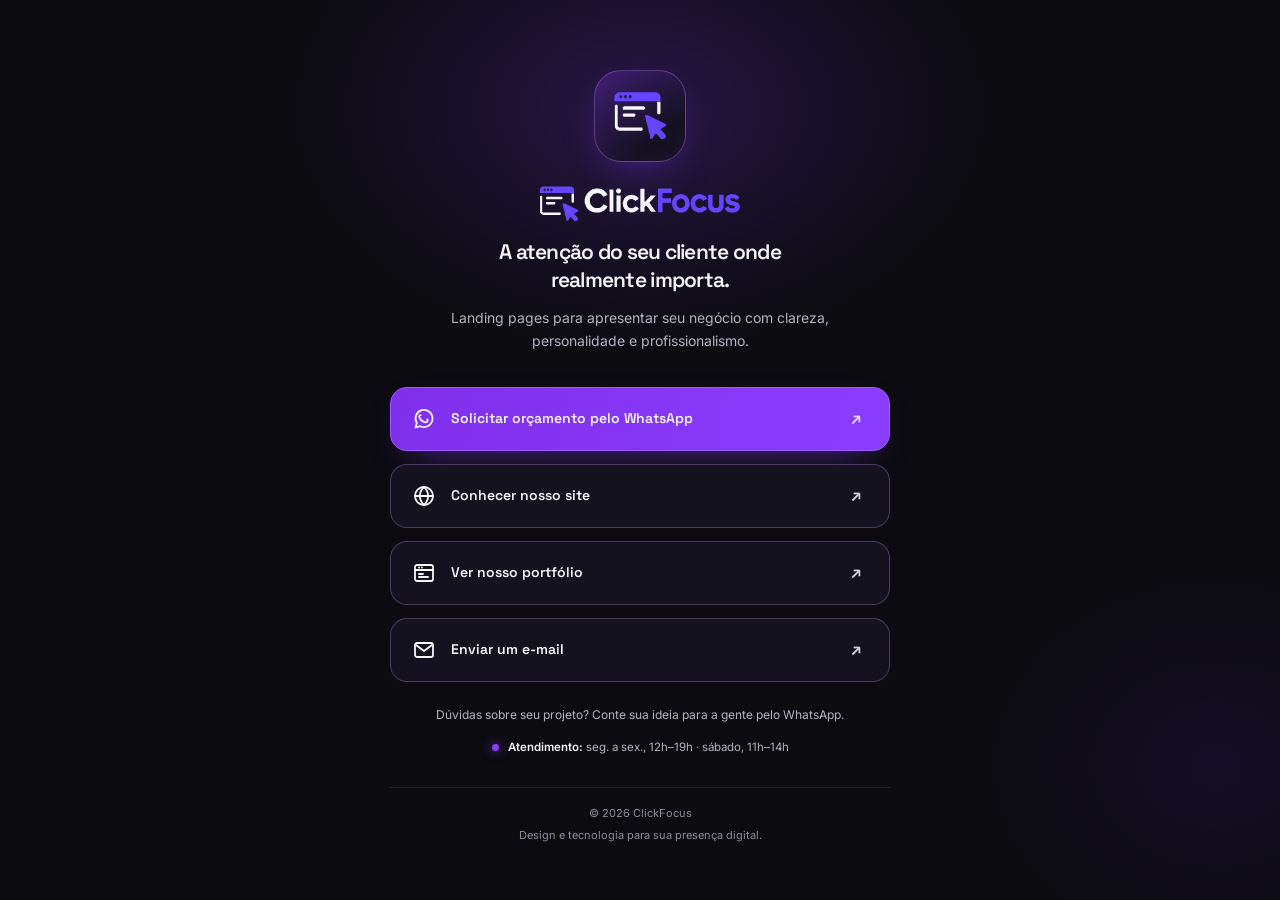
<file: links/index.html>
<!doctype html>
<html lang="pt-BR">
<head>
  <meta charset="UTF-8">
  <meta name="viewport" content="width=device-width, initial-scale=1, viewport-fit=cover">
  <meta name="theme-color" content="#0B0B10">
  <meta name="robots" content="noindex,nofollow,noarchive">
  <meta name="description" content="Links oficiais da ClickFocus: fale no WhatsApp, visite nosso site e conheça o portfólio demonstrativo.">
  <title>Links oficiais | ClickFocus</title>
  <link rel="icon" type="image/svg+xml" href="/assets/favicon.svg?v=2">
  <link rel="preconnect" href="https://fonts.googleapis.com">
  <link rel="preconnect" href="https://fonts.gstatic.com" crossorigin>
  <link href="https://fonts.googleapis.com/css2?family=Inter:wght@400;500;600;700&family=Space+Grotesk:wght@500;600;700&display=swap" rel="stylesheet">
  <link rel="stylesheet" href="/assets/links-bio.css">
</head>
<body>
  <main class="links-page">
    <section class="links-card" aria-labelledby="links-heading">
      <div class="links-brand">
        <div class="links-avatar" aria-hidden="true">
          <img src="/assets/favicon.svg?v=2" alt="" width="50" height="50">
        </div>
        <img class="links-logo" src="/assets/clickfocus-logo-dark.svg" alt="ClickFocus" width="204" height="40">
        <h1 class="sr-only" id="links-heading">ClickFocus — links oficiais</h1>
        <p class="links-tagline">A atenção do seu cliente onde realmente importa.</p>
        <p class="links-description">Landing pages para apresentar seu negócio com clareza, personalidade e profissionalismo.</p>
      </div>

      <nav class="links-list" aria-label="Links oficiais da ClickFocus">
        <!-- Edite os hrefs e os rótulos abaixo para adicionar ou atualizar canais da bio. -->
        <a class="links-button links-button--primary" href="https://wa.me/5527992249680?text=Ol%C3%A1%21%20Conheci%20a%20ClickFocus%20pelo%20Instagram%20e%20gostaria%20de%20solicitar%20um%20or%C3%A7amento." target="_blank" rel="noopener noreferrer">
          <span class="links-button__icon" aria-hidden="true">
            <svg viewBox="0 0 24 24" fill="none" stroke="currentColor" stroke-width="1.8" stroke-linecap="round" stroke-linejoin="round"><path d="M20.5 11.6a8.5 8.5 0 0 1-12.3 7.6L3.5 20.5l1.3-4.6a8.5 8.5 0 1 1 15.7-4.3Z"/><path d="M8.6 8.2c-.4-.1-.8.1-1 .5-.3.5-.5 1.1-.2 1.8.5 1.4 2.4 3.5 4.1 4.3 1.3.6 2.5.7 3.5 0 .4-.3.7-.8.7-1.2 0-.2-.3-.5-.4-1.1-.4-.5-.3-.7-.1l-1 .8c-.3.2-.7.2-1 0a10.2 10.2 0 0 1-2.2-2.1c-.2-.3-.2-.6 0-.9l.6-.9c.2-.3.2-.5 0-.8l-.8-1.5Z"/></svg>
          </span>
          <span>Solicitar orçamento pelo WhatsApp</span>
          <span class="links-button__arrow" aria-hidden="true">↗</span>
        </a>

        <a class="links-button" href="https://clickfocusbr.vercel.app/">
          <span class="links-button__icon" aria-hidden="true">
            <svg viewBox="0 0 24 24" fill="none" stroke="currentColor" stroke-width="1.8" stroke-linecap="round" stroke-linejoin="round"><circle cx="12" cy="12" r="9"/><path d="M3 12h18M12 3c2.7 2.5 4.1 5.5 4.1 9s-1.4 6.5-4.1 9c-2.7-2.5-4.1-5.5-4.1-9S9.3 5.5 12 3Z"/></svg>
          </span>
          <span>Conhecer nosso site</span>
          <span class="links-button__arrow" aria-hidden="true">↗</span>
        </a>

        <a class="links-button" href="https://clickfocusbr.vercel.app/#portfolio">
          <span class="links-button__icon" aria-hidden="true">
            <svg viewBox="0 0 24 24" fill="none" stroke="currentColor" stroke-width="1.8" stroke-linecap="round" stroke-linejoin="round"><rect x="3" y="4" width="18" height="16" rx="2"/><path d="M3 9h18M7 6.5h.01M10 6.5h.01M7 13h4M7 16h9"/></svg>
          </span>
          <span>Ver nosso portfólio</span>
          <span class="links-button__arrow" aria-hidden="true">↗</span>
        </a>

        <a class="links-button" href="mailto:igorestevam1900@gmail.com?subject=Contato%20via%20Instagram%20-%20ClickFocus">
          <span class="links-button__icon" aria-hidden="true">
            <svg viewBox="0 0 24 24" fill="none" stroke="currentColor" stroke-width="1.8" stroke-linecap="round" stroke-linejoin="round"><rect x="3" y="5" width="18" height="14" rx="2"/><path d="m4 7 8 6 8-6"/></svg>
          </span>
          <span>Enviar um e-mail</span>
          <span class="links-button__arrow" aria-hidden="true">↗</span>
        </a>
      </nav>

      <p class="links-help">Dúvidas sobre seu projeto? Conte sua ideia para a gente pelo WhatsApp.</p>
      <div class="links-hours">
        <span class="links-hours__dot" aria-hidden="true"></span>
        <p><strong>Atendimento:</strong> seg. a sex., 12h–19h · sábado, 11h–14h</p>
      </div>
      <footer class="links-footer">
        <p>© 2026 ClickFocus</p>
        <p>Design e tecnologia para sua presença digital.</p>
      </footer>
    </section>
  </main>
</body>
</html>
</file>
<file: assets/site.css>
/* =========================================================
   ClickFocus — "Modo Foco"
   Identidade: preto #07070B · roxo elétrico #8B3DFF · branco
   Tipografia: Space Grotesk (display, destaques em roxo)
               Inter (texto) · JetBrains Mono (rótulos/HUD)
   ========================================================= */

:root {
  color-scheme: dark;
  --bg: #07070B;
  --bg-2: #0B0B11;
  --surface: #101017;
  --surface-2: #16161F;
  --line: rgba(255, 255, 255, .08);
  --line-2: rgba(255, 255, 255, .15);
  --violet: #8B3DFF;
  --violet-2: #A366FF;
  --lilac: #C9B8FF;
  --indigo: #6446FF;
  --violet-soft: rgba(139, 61, 255, .12);
  --violet-line: rgba(139, 61, 255, .45);
  --text: #F6F5FA;
  --muted: #A6A6B6;
  --dim: #82828F;
  --f-display: 'Space Grotesk', system-ui, sans-serif;
  --f-body: 'Inter', system-ui, sans-serif;
  --f-mono: 'JetBrains Mono', ui-monospace, SFMono-Regular, monospace;
  --ease: cubic-bezier(.22, 1, .36, 1);
  --ease-io: cubic-bezier(.76, 0, .24, 1);
  --r-sm: 12px;
  --r-md: 20px;
  --r-lg: 28px;
  --gutter: clamp(16px, 4vw, 44px);
  --grad: linear-gradient(100deg, #E4D9FF 0%, #A366FF 45%, #6446FF 100%);
}

*, *::before, *::after { box-sizing: border-box; }
[hidden] { display: none !important; }
html { background: var(--bg); scroll-behavior: smooth; scroll-padding-top: 96px; -webkit-text-size-adjust: 100%; }
body {
  margin: 0;
  overflow-x: hidden;
  overflow-x: clip;
  background: var(--bg);
  color: var(--text);
  font: 400 16px/1.65 var(--f-body);
  -webkit-font-smoothing: antialiased;
  -moz-osx-font-smoothing: grayscale;
}
img, svg, canvas { display: block; max-width: 100%; }
h1, h2, h3, h4, p { margin: 0; }
h1, h2, h3, h4 { font-family: var(--f-display); font-weight: 600; letter-spacing: -.03em; line-height: 1.05; text-wrap: balance; }
a { color: inherit; text-decoration: none; }
button { font: inherit; color: inherit; }
ul, ol { margin: 0; padding: 0; list-style: none; }
::selection { background: rgba(139, 61, 255, .5); color: #fff; }
:focus-visible { outline: 2px solid var(--violet-2); outline-offset: 3px; border-radius: 6px; }
.no-scroll { overflow: hidden; }

.skip {
  position: fixed; left: 16px; top: -60px; z-index: 300;
  padding: 10px 16px; border-radius: 10px; background: var(--violet); color: #fff; font-weight: 600;
  transition: top .3s var(--ease);
}
.skip:focus { top: 16px; }

.wrap { width: 100%; max-width: 1320px; margin-inline: auto; padding-inline: var(--gutter); }
.sec { position: relative; padding-block: clamp(96px, 12vw, 176px); }
.sec__head { display: grid; gap: 22px; margin-bottom: clamp(44px, 6vw, 84px); }
@media (min-width: 1024px) {
  .sec__head--split { grid-template-columns: 1.5fr 1fr; align-items: end; gap: 64px; }
  .sec__head--split > div { display: grid; gap: 22px; }
}
.sec__head--split > div { display: grid; gap: 22px; }

/* ---------- Tipografia ---------- */
.h2 { font-size: clamp(2.2rem, 5.4vw, 4.6rem); line-height: 1; letter-spacing: -.05em; font-weight: 600; }
.h2 em, .hero__title em, .manifesto em, .contact__title em, .works__outro-h em {
  font-style: normal;
  background: var(--grad);
  -webkit-background-clip: text;
  background-clip: text;
  color: transparent;
}
.h2 em .sw, .contact__title em .sw, .manifesto em .w {
  background: var(--grad);
  -webkit-background-clip: text;
  background-clip: text;
  color: transparent;
}
.lead { max-width: 560px; font-size: clamp(1rem, 1.2vw, 1.13rem); line-height: 1.72; color: var(--muted); }
.text { font-size: 1rem; line-height: 1.78; color: var(--muted); }
.small { font-size: .82rem; line-height: 1.6; color: var(--dim); }

.label {
  display: inline-flex; align-items: center; gap: 12px;
  font: 500 .72rem/1 var(--f-mono); letter-spacing: .16em; text-transform: uppercase; color: var(--lilac);
}
.label span {
  display: inline-grid; place-items: center; min-width: 36px; height: 22px; padding: 0 8px;
  border: 1px solid var(--violet-line); border-radius: 999px; color: var(--text); letter-spacing: .06em;
}

/* ---------- Botões ---------- */
.btn {
  --bh: 52px;
  position: relative;
  display: inline-flex; align-items: center; justify-content: center; gap: 10px;
  min-height: var(--bh); padding: 0 26px;
  border: 1px solid transparent; border-radius: 999px;
  font: 600 .95rem/1 var(--f-display); letter-spacing: -.01em; white-space: nowrap;
  color: var(--text); background: transparent; cursor: pointer;
  isolation: isolate; overflow: hidden;
  transition: transform .5s var(--ease), background-color .3s, border-color .3s, box-shadow .4s, color .3s;
}
.btn i { font-size: .86em; transition: transform .45s var(--ease); }
.btn:hover .fa-arrow-right { transform: translateX(4px); }
.btn:hover .fa-arrow-down { transform: translateY(3px); }
.btn--primary {
  background: var(--violet); color: #fff;
  box-shadow: inset 0 0 0 1px rgba(255, 255, 255, .14), 0 18px 44px -18px rgba(139, 61, 255, .95);
}
.btn--primary::before {
  content: ''; position: absolute; inset: 0; z-index: -1;
  background: radial-gradient(140px circle at var(--bx, 50%) var(--by, 50%), rgba(255, 255, 255, .38), transparent 62%);
  opacity: 0; transition: opacity .35s;
}
.btn--primary:hover { box-shadow: inset 0 0 0 1px rgba(255, 255, 255, .2), 0 24px 54px -18px rgba(139, 61, 255, 1); }
.btn--primary:hover::before { opacity: 1; }
.btn--ghost { border-color: var(--line-2); background: rgba(255, 255, 255, .03); -webkit-backdrop-filter: blur(10px); backdrop-filter: blur(10px); }
.btn--ghost:hover { border-color: var(--violet-line); background: var(--violet-soft); }
.btn--solid { background: var(--p-fg, #fff); color: var(--p-bg, #000); }
.btn--solid:hover { transform: translateY(-2px); }
.btn--sm { --bh: 42px; padding: 0 18px; font-size: .86rem; }
.btn--lg { --bh: 58px; padding: 0 30px; font-size: 1rem; }

/* ---------- Grão, progresso e cursor ---------- */
.grain {
  position: fixed; inset: -50%; z-index: 150; pointer-events: none; opacity: .055;
  background-image: url("data:image/svg+xml;utf8,<svg xmlns='http://www.w3.org/2000/svg' width='160' height='160'><filter id='n'><feTurbulence type='fractalNoise' baseFrequency='.9' numOctaves='2' stitchTiles='stitch'/><feColorMatrix values='0 0 0 0 1  0 0 0 0 1  0 0 0 0 1  0 0 0 .9 0'/></filter><rect width='100%' height='100%' filter='url(%23n)'/></svg>");
}
.progress { position: fixed; inset: 0 0 auto; z-index: 120; height: 2px; pointer-events: none; }
.progress span { display: block; height: 100%; background: var(--grad); transform: scaleX(0); transform-origin: 0 50%; }

/* Visor de foco: aparece só em botões e links (o cursor do sistema continua normal) */
.cursor {
  position: fixed; left: 0; top: 0; z-index: 250; width: 0; height: 0;
  pointer-events: none; opacity: 0; transition: opacity .25s;
  will-change: transform, width, height;
}
.cursor.is-on { opacity: 1; }
.cursor > i { position: absolute; width: 11px; height: 11px; border: 1.5px solid var(--lilac); transition: border-color .3s; }
.cursor > i:nth-child(1) { top: 0; left: 0; border-right: 0; border-bottom: 0; }
.cursor > i:nth-child(2) { top: 0; right: 0; border-left: 0; border-bottom: 0; }
.cursor > i:nth-child(3) { bottom: 0; left: 0; border-right: 0; border-top: 0; }
.cursor > i:nth-child(4) { bottom: 0; right: 0; border-left: 0; border-top: 0; }
.cursor.is-down > i { border-color: var(--violet-2); }
.cmp { cursor: ew-resize; }

/* ---------- Cabeçalho ---------- */
.hdr {
  position: fixed; inset: 14px 0 auto; z-index: 100; padding-inline: 12px;
  transition: transform .6s var(--ease);
}
.hdr.is-hidden { transform: translateY(-140%); }
.hdr__pill {
  display: flex; align-items: center; justify-content: space-between; gap: 16px;
  max-width: 1180px; height: 62px; margin-inline: auto; padding: 0 8px 0 20px;
  border: 1px solid transparent; border-radius: 999px;
  transition: background .4s, border-color .4s, box-shadow .4s;
}
.hdr.is-scrolled .hdr__pill, .menu-open .hdr__pill {
  border-color: var(--line);
  background: rgba(12, 12, 18, .72);
  -webkit-backdrop-filter: blur(18px) saturate(1.4);
  backdrop-filter: blur(18px) saturate(1.4);
  box-shadow: 0 20px 50px -30px rgba(0, 0, 0, .9);
}
.hdr__logo img { width: 136px; height: auto; }
.hdr__nav { display: none; gap: 6px; }
.hdr__nav a {
  position: relative; padding: 9px 14px; border-radius: 999px;
  font-size: .9rem; color: var(--muted); transition: color .25s, background .25s;
}
.hdr__nav a:hover, .hdr__nav a.is-active { color: var(--text); background: rgba(255, 255, 255, .06); }
.hdr__cta { display: none; }
@media (min-width: 768px) { .hdr__cta { display: inline-flex; } }
@media (min-width: 1024px) { .hdr__nav { display: flex; } .burger { display: none !important; } }
.burger {
  display: inline-flex; flex-direction: column; justify-content: center; gap: 6px;
  width: 46px; height: 46px; padding: 0 13px; border: 1px solid var(--line-2); border-radius: 50%;
  background: rgba(255, 255, 255, .04); cursor: pointer;
}
.burger span { display: block; height: 1.5px; border-radius: 2px; background: var(--text); transition: transform .45s var(--ease); }
.burger[aria-expanded='true'] span:first-child { transform: translateY(3.75px) rotate(45deg); }
.burger[aria-expanded='true'] span:last-child { transform: translateY(-3.75px) rotate(-45deg); }

.menu {
  position: fixed; inset: 0; z-index: 90;
  display: flex; flex-direction: column; justify-content: space-between; gap: 32px;
  padding: 110px var(--gutter) 32px;
  background: radial-gradient(circle at 80% 0%, rgba(139, 61, 255, .3), transparent 55%), rgba(7, 7, 11, .97);
  -webkit-backdrop-filter: blur(14px); backdrop-filter: blur(14px);
  visibility: hidden; opacity: 0; clip-path: circle(0 at calc(100% - 46px) 46px);
  transition: clip-path .8s var(--ease-io), opacity .4s, visibility 0s .8s;
}
.menu.is-open { visibility: visible; opacity: 1; clip-path: circle(150% at calc(100% - 46px) 46px); transition: clip-path .8s var(--ease-io), opacity .3s, visibility 0s; }
.menu__nav { display: grid; }
.menu__nav a {
  display: flex; align-items: baseline; gap: 14px; padding: 12px 0; border-bottom: 1px solid var(--line);
  font: 600 clamp(1.8rem, 8vw, 2.6rem)/1.1 var(--f-display); letter-spacing: -.04em;
  opacity: 0; transform: translateY(24px); transition: opacity .5s, transform .7s var(--ease);
}
.menu__nav small { font: 500 .7rem var(--f-mono); color: var(--violet-2); letter-spacing: .1em; }
.menu.is-open .menu__nav a { opacity: 1; transform: none; }
.menu.is-open .menu__nav a:nth-child(1) { transition-delay: .18s; }
.menu.is-open .menu__nav a:nth-child(2) { transition-delay: .23s; }
.menu.is-open .menu__nav a:nth-child(3) { transition-delay: .28s; }
.menu.is-open .menu__nav a:nth-child(4) { transition-delay: .33s; }
.menu.is-open .menu__nav a:nth-child(5) { transition-delay: .38s; }
.menu.is-open .menu__nav a:nth-child(6) { transition-delay: .43s; }
.menu__foot { display: grid; gap: 16px; }
.menu__wa { display: inline-flex; align-items: center; justify-content: center; gap: 10px; color: var(--muted); }
.menu__wa i { color: #25D366; font-size: 1.2rem; }
@media (min-width: 1024px) { .menu { display: none; } }

/* ---------- Hero ---------- */
.hero {
  position: relative; isolation: isolate; overflow: hidden;
  display: flex; flex-direction: column; justify-content: flex-end;
  min-height: 100vh; min-height: 100svh;
  padding: 130px 0 clamp(44px, 7vh, 80px);
}
.hero__field { position: absolute; inset: 0; z-index: -3; width: 100%; height: 100%; }
.hero__glow {
  position: absolute; z-index: -2; top: -20%; right: -10%; width: min(900px, 110vw); aspect-ratio: 1;
  border-radius: 50%; background: radial-gradient(circle, rgba(139, 61, 255, .28), rgba(100, 70, 255, .08) 45%, transparent 70%);
  filter: blur(20px); pointer-events: none;
  animation: glow 14s ease-in-out infinite alternate;
}
@keyframes glow { to { transform: translate(-8%, 10%) scale(1.1); } }
.hero__vignette {
  position: absolute; inset: 0; z-index: -1; pointer-events: none;
  background: linear-gradient(to bottom, rgba(7, 7, 11, .5), transparent 22%, transparent 55%, var(--bg) 98%);
}
.hud { position: absolute; inset: 96px var(--gutter) 22px; pointer-events: none; font: 500 .66rem/1 var(--f-mono); letter-spacing: .16em; text-transform: uppercase; color: var(--dim); }
.hud__item { position: absolute; display: inline-flex; align-items: center; gap: 10px; }
.hud__item--tl { top: 0; left: 0; color: var(--lilac); }
.hud__item--tr { top: 0; right: 0; }
.hud__item--bl { bottom: 0; left: 0; font-variant-numeric: tabular-nums; }
.hud__item--br { bottom: 0; right: 0; }
.hud__item--tr, .hud__item--bl, .hud__item--br { display: none; }
@media (min-width: 900px) { .hud__item--tr, .hud__item--bl, .hud__item--br { display: inline-flex; } }
.hud__rec { width: 7px; height: 7px; border-radius: 50%; background: var(--violet-2); box-shadow: 0 0 10px var(--violet-2); animation: rec 1.6s ease-in-out infinite; }
@keyframes rec { 50% { opacity: .2; } }
.hud__scroll { position: relative; width: 1px; height: 34px; background: var(--line-2); overflow: hidden; }
.hud__scroll::after { content: ''; position: absolute; left: 0; top: -40%; width: 1px; height: 40%; background: var(--lilac); animation: drip 1.8s var(--ease-io) infinite; }
@keyframes drip { to { top: 100%; } }

.hero__inner { position: relative; }
.hero__kicker {
  display: inline-flex; align-items: center; gap: 10px; padding: 8px 14px 8px 10px;
  border: 1px solid var(--line-2); border-radius: 999px; background: rgba(255, 255, 255, .03);
  -webkit-backdrop-filter: blur(8px); backdrop-filter: blur(8px);
  font: 500 .72rem/1 var(--f-mono); letter-spacing: .12em; text-transform: uppercase; color: var(--muted);
}
.hero__kdot { width: 8px; height: 8px; border-radius: 50%; background: var(--violet); box-shadow: 0 0 0 4px rgba(139, 61, 255, .2); }
.hero__title {
  margin: 26px 0 0; font-size: clamp(3.2rem, 10.6vw, 10.8rem); line-height: .9; letter-spacing: -.065em; font-weight: 600;
}
.hl { display: block; }
.hl__in { display: inline-block; }
.hero__dot { color: var(--violet); }
.lock { position: relative; display: inline-block; }
.lock__frame { position: absolute; inset: .02em -.1em -.02em -.06em; pointer-events: none; }
.lock__frame i { position: absolute; width: .2em; height: .2em; border: clamp(2px, .22vw, 3px) solid var(--lilac); }
.lock__frame i:nth-child(1) { top: 0; left: 0; border-right: 0; border-bottom: 0; }
.lock__frame i:nth-child(2) { top: 0; right: 0; border-left: 0; border-bottom: 0; }
.lock__frame i:nth-child(3) { bottom: 0; left: 0; border-right: 0; border-top: 0; }
.lock__frame i:nth-child(4) { bottom: 0; right: 0; border-left: 0; border-top: 0; }
.lock__tag {
  position: absolute; left: -.04em; top: .06em; transform: translateY(-100%);
  padding: 5px 8px; border-radius: 4px; background: var(--violet); color: #fff;
  font: 500 clamp(.55rem, .8vw, .72rem)/1 var(--f-mono); letter-spacing: .16em; text-transform: uppercase;
}
@media (max-width: 639px) { .lock__tag { display: none; } .hero__kicker { font-size: .6rem; letter-spacing: .06em; } }
.hero__foot { display: grid; gap: 28px; margin-top: clamp(28px, 4vw, 48px); }
.hero__lead { max-width: 480px; font-size: clamp(1rem, 1.25vw, 1.14rem); line-height: 1.7; color: var(--muted); }
.hero__lead strong, .about__text strong { color: var(--text); font-weight: 600; }
.hero__actions { display: flex; flex-wrap: wrap; gap: 12px; }
@media (max-width: 559px) { .hero__actions .btn { flex: 1 1 100%; } }
@media (min-width: 900px) { .hero__foot { grid-template-columns: 1fr auto; align-items: end; gap: 48px; } }

/* Intro: "autofoco" — o título caça o foco e trava */
.js .hero__kicker, .js .hero__foot { opacity: 0; transform: translateY(18px); }
.js .hl__in { opacity: 0; transform: translateY(40%); filter: blur(16px); }
.js .lock__frame, .js .lock__tag { opacity: 0; }
.is-loaded .hero__kicker { animation: rise .9s var(--ease) .1s both; }
.is-loaded .hl__in { animation: autofocus 1.5s var(--ease) both; }
.is-loaded .hl:nth-child(2) .hl__in { animation-delay: .12s; }
.is-loaded .hl:nth-child(3) .hl__in { animation-delay: .24s; }
.is-loaded .lock__frame { animation: lock 1s var(--ease) 1.2s both, breathe 4s ease-in-out 2.4s infinite; }
.is-loaded .lock__tag { animation: tag .6s var(--ease) 1.75s both; }
.is-loaded .hero__foot { animation: rise 1s var(--ease) .9s both; }
@keyframes rise { from { opacity: 0; transform: translateY(18px); } to { opacity: 1; transform: none; } }
@keyframes autofocus {
  0% { opacity: 0; transform: translateY(40%); filter: blur(16px); }
  45% { opacity: 1; transform: none; filter: blur(2px); }
  62% { filter: blur(6px); }
  80% { filter: blur(.5px); }
  100% { opacity: 1; transform: none; filter: blur(0); }
}
@keyframes lock {
  0% { opacity: 0; transform: scale(1.6); }
  55% { opacity: 1; transform: scale(.94); }
  78% { transform: scale(1.03); }
  100% { opacity: 1; transform: scale(1); }
}
@keyframes breathe { 50% { transform: scale(1.035); } }
@keyframes tag { from { opacity: 0; transform: translateY(-60%); } to { opacity: 1; transform: translateY(-100%); } }

/* ---------- Ticker ---------- */
.ticker { position: relative; overflow: hidden; padding: clamp(18px, 2.4vw, 30px) 0; border-block: 1px solid var(--line); background: var(--bg-2); }
.ticker__inner { will-change: transform; }
.ticker__track { display: flex; align-items: center; gap: clamp(22px, 3vw, 44px); width: max-content; animation: marquee 48s linear infinite; }
.ticker__track span { font: 600 clamp(1.9rem, 5vw, 4.4rem)/1 var(--f-display); letter-spacing: -.045em; white-space: nowrap; }
.ticker__track .o { color: transparent; -webkit-text-stroke: 1px rgba(201, 184, 255, .5); }
.xh { position: relative; flex: none; width: clamp(18px, 2.2vw, 30px); aspect-ratio: 1; border: 1.5px solid var(--violet-2); border-radius: 50%; }
.xh::before, .xh::after { content: ''; position: absolute; background: var(--violet-2); }
.xh::before { left: 50%; top: -30%; bottom: -30%; width: 1.5px; transform: translateX(-50%); }
.xh::after { top: 50%; left: -30%; right: -30%; height: 1.5px; transform: translateY(-50%); }
@keyframes marquee { to { transform: translateX(-50%); } }

/* ---------- Reveal (foco por rolagem) ---------- */
.js .rv { opacity: 0; transform: translateY(30px); filter: blur(8px); transition: opacity .9s var(--ease), transform 1.1s var(--ease), filter .9s var(--ease); }
.js .rv.is-in { opacity: 1; transform: none; filter: none; }
.js [data-split]:not(.is-split) { opacity: 0; }
.sw { display: inline-block; }
.js .is-split .sw { opacity: 0; transform: translateY(.4em); filter: blur(10px); transition: opacity .8s var(--ease), transform 1s var(--ease), filter .8s var(--ease); transition-delay: calc(min(var(--i), 18) * 45ms); }
.js .is-split.is-in .sw { opacity: 1; transform: none; filter: none; }

/* ---------- Sobre / manifesto ---------- */
.manifesto { margin-top: 36px; max-width: 1220px; font: 500 clamp(1.75rem, 4.3vw, 3.75rem)/1.12 var(--f-display); letter-spacing: -.04em; }
.manifesto h2, .manifesto p { display: inline; font: inherit; letter-spacing: inherit; }
.manifesto .w { opacity: .14; transition: opacity .4s ease; }
.manifesto .w.on { opacity: 1; }
.about__grid { display: grid; gap: 56px; margin-top: clamp(64px, 8vw, 120px); padding-top: clamp(40px, 5vw, 64px); border-top: 1px solid var(--line); }
.about__text { display: grid; gap: 20px; align-content: start; justify-items: start; max-width: 480px; }
.about__text .btn { margin-top: 8px; }
.principles { display: grid; }
.principle {
  display: grid; grid-template-columns: 72px 1fr; gap: 18px; padding: 28px 0; border-bottom: 1px solid var(--line);
}
.principle:first-child { padding-top: 0; }
.principle__num {
  font: 600 2.2rem/1 var(--f-display); letter-spacing: -.04em; color: transparent;
  -webkit-text-stroke: 1px rgba(201, 184, 255, .45); transition: color .4s, -webkit-text-stroke-color .4s;
}
.principle h3 { font-size: clamp(1.25rem, 2vw, 1.6rem); letter-spacing: -.03em; }
.principle p { margin-top: 10px; color: var(--muted); line-height: 1.7; }
.principle div { transition: transform .6s var(--ease); }
.principle:hover .principle__num { color: var(--violet); -webkit-text-stroke-color: var(--violet); }
.principle:hover div { transform: translateX(8px); }
@media (min-width: 1024px) { .about__grid { grid-template-columns: .8fr 1.2fr; gap: 96px; } }

/* ---------- Comparador ---------- */
.cmp {
  position: relative; container-type: inline-size; aspect-ratio: 16 / 10; overflow: hidden;
  border: 1px solid var(--line-2); border-radius: var(--r-lg);
  box-shadow: 0 60px 140px -70px rgba(139, 61, 255, .7), 0 0 0 1px rgba(0, 0, 0, .5);
  touch-action: pan-y; -webkit-user-select: none; user-select: none;
}
@media (max-width: 639px) { .cmp { aspect-ratio: 4 / 5; border-radius: var(--r-md); } }
.cmp__pane { position: absolute; inset: 0; overflow: hidden; }
.cmp__pane.focus { clip-path: inset(0 0 0 var(--pos)); }
.cmp__handle {
  position: absolute; top: 0; bottom: 0; left: var(--pos); width: 2px; margin-left: -1px;
  background: #fff; pointer-events: none; box-shadow: 0 0 24px rgba(163, 102, 255, .9);
}
.cmp__handle span {
  position: absolute; top: 50%; left: 50%; display: grid; place-items: center;
  width: 54px; height: 54px; border-radius: 50%; transform: translate(-50%, -50%);
  background: #fff; color: #111; font-size: .95rem;
  box-shadow: 0 0 0 6px rgba(255, 255, 255, .18), 0 20px 40px -10px rgba(0, 0, 0, .6);
  transition: transform .4s var(--ease);
}
.cmp.is-dragging .cmp__handle span { transform: translate(-50%, -50%) scale(.88); }
.cmp__range { position: absolute; width: 1px; height: 1px; opacity: 0; pointer-events: none; }
.cmp__range:focus-visible ~ .cmp__handle span, .cmp:has(.cmp__range:focus-visible) .cmp__handle span { outline: 3px solid var(--violet-2); outline-offset: 4px; }
.cmp__tag {
  position: absolute; top: 16px; z-index: 3; padding: 7px 11px; border-radius: 999px;
  font: 500 .66rem/1 var(--f-mono); letter-spacing: .14em; text-transform: uppercase; pointer-events: none;
  -webkit-backdrop-filter: blur(8px); backdrop-filter: blur(8px);
}
.cmp__tag--l { left: 16px; background: rgba(0, 0, 0, .7); color: #fff; }
.cmp__tag--r { right: 16px; background: rgba(42, 28, 18, .85); color: #F6EFE4; }
.cmp__note { margin-top: 18px; text-align: center; }

/* Lado sem foco */
.noise { background: #FFFDF2; color: #222; font-family: Arial, Helvetica, sans-serif; }
.noise__bar { overflow: hidden; padding: 1cqw 0; background: #E3001B; color: #FFEA00; font-weight: 900; font-size: 1.5cqw; white-space: nowrap; }
.noise__bar span { display: inline-block; animation: marquee 9s linear infinite; }
.noise__nav { display: flex; flex-wrap: wrap; align-items: center; gap: .6cqw 1.6cqw; padding: 1.2cqw 2cqw; background: linear-gradient(#2B5FD9, #1A3B99); color: #fff; font-size: 1.25cqw; }
.noise__nav b { margin-right: 2cqw; font: 900 2cqw 'Comic Sans MS', 'Trebuchet MS', cursive; color: #FFEA00; text-shadow: 2px 2px 0 #E3001B; }
.noise__body { padding: 2cqw 3cqw; }
.noise__h { font: 900 4.4cqw/1.05 Impact, 'Arial Black', sans-serif; background: linear-gradient(90deg, #E3001B, #FF8A00, #00A651, #2B5FD9); -webkit-background-clip: text; background-clip: text; color: transparent; }
.noise__p { max-width: 70cqw; margin-top: 1.2cqw; font-size: 1.35cqw; line-height: 1.35; color: #555; }
.noise__btns { display: flex; flex-wrap: wrap; gap: 1cqw; margin-top: 1.8cqw; }
.noise__btns span { padding: 1cqw 1.6cqw; border-radius: .4cqw; font-weight: 800; font-size: 1.2cqw; color: #fff; }
.nb1 { background: #00A651; } .nb2 { background: #FF8A00; } .nb3 { background: #E3001B; animation: blink 1s steps(2) infinite; } .nb4 { background: #2B5FD9; } .nb5 { background: #7B2CBF; }
@keyframes blink { 50% { opacity: .35; } }
.noise__grid { display: grid; grid-template-columns: repeat(6, 1fr); gap: 1cqw; margin-top: 2cqw; }
.noise__grid i { aspect-ratio: 1.2; border: 2px dashed #bbb; background: repeating-linear-gradient(45deg, #eee 0 6px, #ddd 6px 12px); }
.noise__pop {
  position: absolute; right: 4cqw; top: 15cqw; display: grid; gap: .5cqw; padding: 2cqw 2.4cqw; width: 30cqw;
  border: 3px solid #E3001B; background: #FFEA00; box-shadow: .8cqw .8cqw 0 #222; transform: rotate(2deg);
}
.noise__pop b { font: 900 1.9cqw/1.1 Impact, sans-serif; color: #E3001B; }
.noise__pop span { font-size: 1.2cqw; }
.noise__pop em { position: absolute; top: .4cqw; right: .8cqw; font-style: normal; font-weight: 900; font-size: 1.4cqw; }
.noise__sticker { position: absolute; left: 52cqw; top: 9.5cqw; display: grid; place-items: center; width: 9cqw; aspect-ratio: 1; border-radius: 50%; background: #FF8A00; color: #fff; font: 900 1.7cqw Impact, sans-serif; transform: rotate(-14deg); box-shadow: 0 0 0 .4cqw #fff, 0 0 0 .7cqw #FF8A00; }
.noise__cookie { position: absolute; left: 0; right: 0; bottom: 0; display: flex; flex-wrap: wrap; align-items: center; gap: 1cqw; padding: 1.4cqw 3cqw; background: #333; color: #eee; font-size: 1.2cqw; }
.noise__cookie b { padding: .5cqw 1.2cqw; background: #888; color: #fff; }
.noise__chat { position: absolute; right: 3cqw; bottom: 7cqw; display: grid; place-items: center; width: 6cqw; aspect-ratio: 1; border-radius: 50%; background: #00A651; color: #fff; font: 900 2.6cqw Arial; box-shadow: 0 0 0 .6cqw rgba(0, 166, 81, .3); }

/* Lado com foco */
.focus { background: #F7EEDF; color: #0D2B3A; font-family: var(--f-display); }
.focus__nav { display: flex; align-items: center; justify-content: space-between; padding: 3cqw 5cqw; }
.focus__nav b { font-size: 2.3cqw; font-weight: 700; letter-spacing: -.03em; }
.focus__nav span { padding: 1cqw 2cqw; border: 2px solid #0D2B3A; border-radius: 999px; font-size: 1.2cqw; font-weight: 600; }
.focus__hero { display: grid; grid-template-columns: 1fr 1.1fr; align-items: center; gap: 4cqw; padding: 2cqw 5cqw 0; }
.focus__art { order: -1; }
.focus__k { font-size: 1.15cqw; font-weight: 600; letter-spacing: .2em; text-transform: uppercase; color: #0B8A8F; }
.focus__h { margin-top: 1.8cqw; font-size: 4.6cqw; font-weight: 700; line-height: 1; letter-spacing: -.045em; }
.focus__p { margin-top: 2cqw; max-width: 36cqw; font-family: var(--f-body); font-size: 1.45cqw; line-height: 1.55; color: #4E6672; }
.focus__cta { display: inline-block; margin-top: 3cqw; padding: 1.6cqw 3cqw; border: 2px solid #0D2B3A; border-radius: 999px; background: #FF7A3D; color: #0D2B3A; font-size: 1.35cqw; font-weight: 700; box-shadow: .5cqw .5cqw 0 #0D2B3A; }
.focus__art { position: relative; aspect-ratio: 1; display: grid; place-items: center; }
.focus__sun { position: absolute; inset: 8%; border-radius: 50%; background: radial-gradient(circle at 40% 35%, #FFF1C9, #FFB347 55%, #FF7A3D); }
.focus__racket {
  position: absolute; left: 30%; top: 16%; width: 34%; aspect-ratio: .82; border: .5cqw solid #0D2B3A; border-radius: 46% 46% 40% 40%;
  background: radial-gradient(circle, rgba(13, 43, 58, .5) 0 .45cqw, transparent .5cqw) 0 0 / 2.4cqw 2.4cqw, #0B8A8F;
  transform: rotate(-24deg); transform-origin: 50% 100%;
}
.focus__racket::after { content: ''; position: absolute; left: 50%; top: 100%; width: 22%; height: 62%; margin-left: -11%; border-radius: 0 0 1cqw 1cqw; background: #0D2B3A; }
.focus__ball { position: absolute; right: 16%; top: 22%; width: 11%; aspect-ratio: 1; border-radius: 50%; background: #FFE14D; box-shadow: inset -.6cqw -.6cqw 0 rgba(0, 0, 0, .12), 0 0 0 .4cqw #0D2B3A; }
@container (max-width: 560px) {
  .noise__bar { font-size: 3cqw; padding: 2cqw 0; }
  .noise__nav { font-size: 2.6cqw; gap: 1cqw 3cqw; padding: 2.4cqw 4cqw; }
  .noise__nav b { font-size: 4cqw; }
  .noise__body { padding: 4cqw; }
  .noise__h { font-size: 8.6cqw; }
  .noise__p { max-width: none; font-size: 3cqw; }
  .noise__btns span { font-size: 2.6cqw; padding: 2cqw 3cqw; }
  .noise__btns { gap: 2cqw; margin-top: 3cqw; }
  .noise__grid { grid-template-columns: repeat(3, 1fr); gap: 2cqw; margin-top: 4cqw; }
  .noise__pop { width: 60cqw; top: auto; bottom: 30cqw; right: 6cqw; padding: 4cqw; }
  .noise__pop b { font-size: 4.4cqw; } .noise__pop span { font-size: 2.8cqw; } .noise__pop em { font-size: 3cqw; }
  .noise__sticker { left: auto; right: 5cqw; top: 26cqw; width: 18cqw; font-size: 3.6cqw; }
  .noise__cookie { font-size: 2.6cqw; padding: 3cqw 4cqw; gap: 2cqw; }
  .noise__chat { width: 12cqw; font-size: 5cqw; bottom: 16cqw; }
  .focus__nav { padding: 13cqw 6cqw 4cqw; } .focus__nav b { font-size: 6cqw; } .focus__nav span { font-size: 3cqw; padding: 2cqw 4cqw; }
  .focus__hero { grid-template-columns: 1fr; gap: 2cqw; padding: 2cqw 6cqw; }
  .focus__art { width: 32cqw; justify-self: center; }
  .focus__k { font-size: 2.8cqw; } .focus__h { font-size: 7.2cqw; margin-top: 2cqw; }
  .focus__p { max-width: none; font-size: 3.3cqw; margin-top: 2.4cqw; }
  .focus__cta { font-size: 3.4cqw; padding: 3.2cqw 6cqw; margin-top: 4cqw; }
}

/* ---------- Serviços (bento) ---------- */
.bento { display: grid; gap: 16px; }
@media (min-width: 720px) { .bento { grid-template-columns: repeat(2, 1fr); } .tile--a, .tile--f { grid-column: span 2; } }
@media (min-width: 1080px) {
  .bento { grid-template-columns: repeat(6, 1fr); gap: 18px; }
  .tile--a { grid-column: span 4; } .tile--b { grid-column: span 2; }
  .tile--c, .tile--d, .tile--e { grid-column: span 2; }
  .tile--f { grid-column: span 6; }
}
.tile {
  --mx: 50%; --my: 0%;
  position: relative; isolation: isolate; overflow: hidden;
  display: flex; flex-direction: column; gap: 26px; padding: clamp(20px, 2.4vw, 30px);
  border: 1px solid var(--line); border-radius: var(--r-lg);
  background: linear-gradient(180deg, rgba(255, 255, 255, .04), rgba(255, 255, 255, .01)), var(--surface);
  transition: border-color .4s, transform .6s var(--ease);
}
.tile::before {
  content: ''; position: absolute; inset: 0; z-index: -1; opacity: 0; transition: opacity .4s;
  background: radial-gradient(420px circle at var(--mx) var(--my), rgba(139, 61, 255, .16), transparent 60%);
}
.tile:hover { border-color: rgba(139, 61, 255, .32); }
.tile:hover::before { opacity: 1; }
.tile__body { display: grid; gap: 10px; margin-top: auto; }
.tile__num { font: 500 .68rem/1 var(--f-mono); letter-spacing: .16em; color: var(--violet-2); }
.tile h3 { font-size: clamp(1.3rem, 1.9vw, 1.65rem); letter-spacing: -.035em; }
.tile p { color: var(--muted); line-height: 1.7; font-size: .96rem; max-width: 46ch; }
.demo { position: relative; border: 1px solid var(--line); border-radius: var(--r-md); background: rgba(0, 0, 0, .35); overflow: hidden; }

/* S/01 — layout que se reorganiza */
.demo-layout { aspect-ratio: 16 / 7; min-height: 200px; }
.dl__screen { position: absolute; inset: 0; }
.dl__b { position: absolute; border-radius: 6px; }
.dl__b--nav { top: 6%; left: 4%; width: 92%; height: 5%; background: rgba(255, 255, 255, .1); }
.dl__b--title { background: linear-gradient(90deg, #E4D9FF, #A366FF); opacity: .9; }
.dl__b--text { background: rgba(255, 255, 255, .16); }
.dl__b--cta { background: var(--violet); border-radius: 999px; box-shadow: 0 10px 24px -10px var(--violet); }
.dl__b--img { border: 1px solid var(--violet-line); background: radial-gradient(circle at 30% 30%, rgba(163, 102, 255, .45), rgba(100, 70, 255, .1) 60%), rgba(255, 255, 255, .03); border-radius: 12px; }
.dl__labels { position: absolute; right: 14px; bottom: 12px; font: 500 .64rem/1 var(--f-mono); letter-spacing: .14em; text-transform: uppercase; color: var(--lilac); }
.dl__labels span { position: absolute; right: 0; bottom: 0; white-space: nowrap; opacity: 0; }
.tile.is-in .dl__b--title { animation: dlTitle 10.5s var(--ease-io) infinite; }
.tile.is-in .dl__b--text { animation: dlText 10.5s var(--ease-io) infinite; }
.tile.is-in .dl__b--cta { animation: dlCta 10.5s var(--ease-io) infinite; }
.tile.is-in .dl__b--img { animation: dlImg 10.5s var(--ease-io) infinite; }
.tile.is-in .dl__labels span:nth-child(1) { animation: dlL1 10.5s linear infinite; }
.tile.is-in .dl__labels span:nth-child(2) { animation: dlL2 10.5s linear infinite; }
.tile.is-in .dl__labels span:nth-child(3) { animation: dlL3 10.5s linear infinite; }
.dl__b--title { top: 24%; left: 6%; width: 44%; height: 18%; }
.dl__b--text { top: 48%; left: 6%; width: 36%; height: 7%; }
.dl__b--cta { top: 62%; left: 6%; width: 18%; height: 11%; }
.dl__b--img { top: 20%; left: 56%; width: 38%; height: 68%; }
@keyframes dlTitle {
  0%, 28% { top: 24%; left: 6%; width: 44%; height: 18%; }
  34%, 61% { top: 54%; left: 22%; width: 56%; height: 13%; }
  67%, 94% { top: 18%; left: 6%; width: 62%; height: 28%; }
  100% { top: 24%; left: 6%; width: 44%; height: 18%; }
}
@keyframes dlText {
  0%, 28% { top: 48%; left: 6%; width: 36%; height: 7%; }
  34%, 61% { top: 72%; left: 30%; width: 40%; height: 5%; }
  67%, 94% { top: 52%; left: 6%; width: 44%; height: 7%; }
  100% { top: 48%; left: 6%; width: 36%; height: 7%; }
}
@keyframes dlCta {
  0%, 28% { top: 62%; left: 6%; width: 18%; height: 11%; }
  34%, 61% { top: 81%; left: 40%; width: 20%; height: 10%; }
  67%, 94% { top: 66%; left: 6%; width: 26%; height: 13%; }
  100% { top: 62%; left: 6%; width: 18%; height: 11%; }
}
@keyframes dlImg {
  0%, 28% { top: 20%; left: 56%; width: 38%; height: 68%; }
  34%, 61% { top: 16%; left: 4%; width: 92%; height: 33%; }
  67%, 94% { top: 18%; left: 74%; width: 20%; height: 70%; }
  100% { top: 20%; left: 56%; width: 38%; height: 68%; }
}
@keyframes dlL1 { 0%, 30% { opacity: 1; } 33%, 97% { opacity: 0; } 100% { opacity: 1; } }
@keyframes dlL2 { 0%, 32% { opacity: 0; } 35%, 63% { opacity: 1; } 66%, 100% { opacity: 0; } }
@keyframes dlL3 { 0%, 65% { opacity: 0; } 68%, 96% { opacity: 1; } 99%, 100% { opacity: 0; } }

/* S/02 — direção visual */
.demo-brand {
  --db-bg: #F6F1E7; --db-fg: #2F3B2F; --db-ac: #6F8F72; --db-font: 'Cormorant Garamond', serif; --db-style: normal;
  display: grid; grid-template-columns: auto 1fr; align-items: center; gap: 8px 18px; padding: 22px; min-height: 200px;
  background: var(--db-bg); color: var(--db-fg); transition: background .8s var(--ease), color .8s var(--ease);
}
.db__aa { font: var(--db-style) 500 clamp(4rem, 7vw, 5.6rem)/.9 var(--db-font); letter-spacing: -.03em; transition: color .8s; }
.db__meta { display: grid; gap: 6px; }
.db__name { font: 500 .7rem/1.3 var(--f-mono); letter-spacing: .08em; text-transform: uppercase; opacity: .75; }
.db__mood { justify-self: start; padding: 5px 10px; border-radius: 999px; background: var(--db-ac); color: var(--db-bg); font: 600 .72rem/1 var(--f-display); transition: background .8s, color .8s; }
.db__sw { grid-column: 1 / -1; display: grid; grid-template-columns: repeat(4, 1fr); gap: 8px; margin-top: 10px; }
.db__sw i { height: 34px; border-radius: 8px; border: 1px solid rgba(128, 128, 128, .25); transition: background .8s var(--ease); }
.db__sw i:nth-child(1) { background: #FBF8F1; } .db__sw i:nth-child(2) { background: #EDE3D1; } .db__sw i:nth-child(3) { background: #93A88F; } .db__sw i:nth-child(4) { background: #C9A55B; }

/* S/03 — copy */
.demo-copy { display: grid; align-content: center; gap: 16px; padding: 22px; min-height: 200px; }
.dc__row { display: grid; gap: 8px; }
.dc__row span { font: 500 .64rem/1 var(--f-mono); letter-spacing: .16em; text-transform: uppercase; color: var(--dim); }
.dc__row s { font: 500 1rem/1.4 var(--f-display); color: var(--dim); text-decoration-color: rgba(255, 90, 90, .8); text-decoration-thickness: 2px; }
.dc__row b { min-height: 2.5em; font: 600 clamp(1.15rem, 1.6vw, 1.35rem)/1.25 var(--f-display); letter-spacing: -.02em; color: var(--text); }
.dc__row--after span { color: var(--lilac); }
.dc__caret { display: inline-block; width: 2px; height: 1.05em; margin-left: 2px; vertical-align: -.12em; background: var(--violet-2); animation: rec 1s steps(2) infinite; }

/* S/04 — dispositivo responsivo */
.demo-device { display: grid; place-items: center; gap: 14px; padding: 22px 16px 16px; min-height: 200px; }
.dd__frame { width: 100%; height: 132px; padding: 10px; border: 1.5px solid var(--line-2); border-radius: 12px; background: rgba(255, 255, 255, .02); overflow: hidden; }
.tile.is-in .dd__frame { animation: ddFrame 9s var(--ease-io) infinite; }
.dd__nav { display: flex; justify-content: space-between; align-items: center; margin-bottom: 10px; }
.dd__nav b { width: 34px; height: 6px; border-radius: 3px; background: var(--lilac); }
.dd__nav i { width: 14px; height: 6px; border-radius: 3px; background: rgba(255, 255, 255, .2); }
.dd__grid { display: grid; grid-template-columns: repeat(auto-fill, minmax(52px, 1fr)); gap: 6px; }
.dd__grid i { height: 30px; border-radius: 6px; background: rgba(255, 255, 255, .07); }
.dd__grid i:first-child { grid-column: 1 / -1; height: 18px; background: linear-gradient(90deg, rgba(163, 102, 255, .7), rgba(100, 70, 255, .3)); }
.dd__sizes { display: flex; gap: 14px; font: 500 .62rem/1 var(--f-mono); letter-spacing: .12em; text-transform: uppercase; color: var(--dim); }
.tile.is-in .dd__sizes span:nth-child(1) { animation: dlL1 9s linear infinite; }
.tile.is-in .dd__sizes span:nth-child(2) { animation: dlL2 9s linear infinite; }
.tile.is-in .dd__sizes span:nth-child(3) { animation: dlL3 9s linear infinite; }
.dd__sizes span { opacity: .35; }
.tile.is-in .dd__sizes span { color: var(--lilac); }
@keyframes ddFrame {
  0%, 28% { width: 100%; height: 132px; border-radius: 12px; }
  34%, 61% { width: 64%; height: 140px; border-radius: 14px; }
  67%, 94% { width: 34%; height: 150px; border-radius: 18px; }
  100% { width: 100%; height: 132px; border-radius: 12px; }
}

/* S/05 — árvore semântica */
.demo-tree { display: grid; align-content: center; gap: 8px; padding: 20px; min-height: 200px; font-size: .9rem; }
.demo-tree li { display: grid; grid-template-columns: 22px 1fr auto; align-items: center; gap: 10px; padding: 8px 12px; border-radius: 10px; background: rgba(255, 255, 255, .04); }
.demo-tree i { color: var(--lilac); text-align: center; }
.demo-tree span { color: var(--text); white-space: nowrap; overflow: hidden; text-overflow: ellipsis; }
.demo-tree b { color: #6EE7A8; font-size: .75rem; }
.js .demo-tree li { opacity: 0; transform: translateX(-10px); transition: opacity .5s, transform .6s var(--ease); transition-delay: calc(var(--d) * 140ms + 300ms); }
.js .tile.is-in .demo-tree li { opacity: 1; transform: none; }

/* S/06 — publicação */
.tile--f { gap: 32px; }
@media (min-width: 900px) { .tile--f { flex-direction: row; align-items: stretch; } .tile--f .tile__body { flex: 1; margin-top: 0; align-content: end; } .tile--f .demo { flex: 1.4; } }
.demo-ship { display: grid; gap: 14px; padding: 20px; font: 400 .84rem/1.5 var(--f-mono); }
.ds__term { display: grid; gap: 6px; }
.ds__term p { display: flex; align-items: center; gap: 10px; color: var(--muted); }
.ds__term span { color: var(--violet-2); }
.ds__term b { margin-left: auto; padding: 2px 8px; border-radius: 4px; background: rgba(110, 231, 168, .12); color: #6EE7A8; font-weight: 500; font-size: .72rem; }
.js .ds__term p { opacity: 0; transform: translateY(6px); transition: opacity .5s, transform .6s var(--ease); transition-delay: calc(var(--d) * 260ms + 300ms); }
.js .tile.is-in .ds__term p { opacity: 1; transform: none; }
.ds__url { display: flex; align-items: center; gap: 10px; padding: 12px 14px; border: 1px solid var(--line-2); border-radius: 999px; background: rgba(255, 255, 255, .03); color: var(--text); }
.ds__url i { color: #6EE7A8; font-size: .78rem; }
.ds__url em { margin-left: auto; display: inline-flex; align-items: center; gap: 6px; font-style: normal; font-size: .7rem; letter-spacing: .12em; text-transform: uppercase; color: #6EE7A8; }
.ds__url em::before { content: ''; width: 7px; height: 7px; border-radius: 50%; background: #6EE7A8; box-shadow: 0 0 10px #6EE7A8; animation: rec 1.6s infinite; }
.js .ds__url { opacity: 0; transform: scale(.96); transition: opacity .6s 1.5s, transform .8s var(--ease) 1.5s; }
.js .tile.is-in .ds__url { opacity: 1; transform: none; }

/* ---------- Portfólio horizontal ---------- */
.works { position: relative; padding-block: clamp(96px, 12vw, 160px); background: var(--bg); }
.works__track { display: grid; gap: 28px; padding-inline: var(--gutter); max-width: 1320px; margin-inline: auto; }
.works__intro { display: grid; gap: 22px; align-content: center; margin-bottom: 20px; }
.works__hint { display: none; }
.works__bar { display: none; }
.works.is-pinned { padding: 0; }
.works.is-pinned .works__sticky { position: sticky; top: 0; height: 100vh; overflow: hidden; display: flex; align-items: center; }
.works.is-pinned .works__track {
  display: flex; align-items: center; gap: 4vw; width: max-content; max-width: none; margin: 0;
  padding-inline: max(var(--gutter), calc((100vw - 1320px) / 2 + var(--gutter))) 8vw;
  will-change: transform;
}
.works.is-pinned .works__intro { flex: none; width: min(34vw, 480px); margin: 0; }
.works.is-pinned .works__hint {
  display: inline-flex; align-items: center; gap: 10px; margin-top: 12px;
  font: 500 .7rem/1 var(--f-mono); letter-spacing: .16em; text-transform: uppercase; color: var(--lilac);
}
.works.is-pinned .works__hint i { animation: nudge 1.6s var(--ease-io) infinite; }
@keyframes nudge { 50% { transform: translateX(6px); } }
.works.is-pinned .works__bar { display: block; position: absolute; left: var(--gutter); right: var(--gutter); bottom: 32px; height: 2px; background: var(--line); border-radius: 2px; overflow: hidden; max-width: 1240px; margin-inline: auto; }
.works__bar span { display: block; height: 100%; background: var(--grad); transform: scaleX(0); transform-origin: 0 50%; }

.proj {
  --p-bg: #111; --p-fg: #fff; --p-muted: rgba(255, 255, 255, .7); --p-ac: var(--violet); --p-line: rgba(255, 255, 255, .14);
  position: relative; display: grid; gap: clamp(20px, 3vw, 44px); padding: clamp(14px, 2vw, 28px);
  border-radius: clamp(22px, 2.6vw, 36px); background: var(--p-bg); color: var(--p-fg); overflow: hidden;
}
.works.is-pinned .proj { flex: none; width: min(78vw, 1160px); height: min(76vh, 680px); grid-template-columns: 1.35fr 1fr; align-items: center; }
.proj__media { position: relative; cursor: pointer; }
.works.is-pinned .proj__media { height: 100%; display: flex; align-items: center; }
.proj__media .browser { width: 100%; transition: transform .8s var(--ease), box-shadow .8s var(--ease); }
.proj__media:hover .browser { transform: translateY(-6px) rotate(-.6deg) scale(1.01); }
.proj__info { display: grid; gap: 14px; align-content: center; padding: clamp(6px, 1vw, 12px) clamp(6px, 1.4vw, 20px) clamp(10px, 1.4vw, 20px); }
.proj__num { font: 500 .7rem/1 var(--f-mono); letter-spacing: .16em; color: var(--p-ac); }
.proj__tag { font: 500 .7rem/1.3 var(--f-mono); letter-spacing: .16em; text-transform: uppercase; color: var(--p-muted); }
.proj__title { font-size: clamp(2rem, 3.6vw, 3.4rem); line-height: .98; letter-spacing: -.045em; }
.proj__desc { color: var(--p-muted); line-height: 1.7; max-width: 42ch; }
.proj__chips { display: flex; flex-wrap: wrap; gap: 8px; }
.proj__chips li { padding: 7px 12px; border: 1px solid var(--p-line); border-radius: 999px; font-size: .78rem; color: var(--p-muted); }
.proj__actions { display: flex; flex-wrap: wrap; align-items: center; gap: 18px; margin-top: 8px; }
.proj__live { display: inline-flex; align-items: center; gap: 8px; font: 600 .92rem/1 var(--f-display); border-bottom: 1px solid currentColor; padding-bottom: 4px; }
.proj__live i { font-size: .72rem; }
.proj__note { font-size: .75rem; color: var(--p-muted); opacity: .8; }
@media (min-width: 900px) { .works:not(.is-pinned) .proj { grid-template-columns: 1.25fr 1fr; align-items: center; } }

.proj--serena { --p-bg: #F4EEE2; --p-fg: #243024; --p-muted: rgba(36, 48, 36, .72); --p-ac: #5F7F62; --p-line: rgba(36, 48, 36, .18); }
.proj--serena .proj__title { font-family: 'Cormorant Garamond', serif; font-weight: 500; letter-spacing: -.02em; font-size: clamp(2.4rem, 4.4vw, 4.2rem); }
.proj--crown { --p-bg: #0C0C0C; --p-fg: #F3EDE2; --p-muted: rgba(243, 237, 226, .66); --p-ac: #D4AF37; --p-line: rgba(212, 175, 55, .3); box-shadow: inset 0 0 0 1px rgba(212, 175, 55, .22); }
.proj--crown .proj__title { text-transform: uppercase; letter-spacing: .02em; font-size: clamp(1.7rem, 2.8vw, 2.7rem); line-height: 1.05; }
.proj--crown .btn--solid { background: #D4AF37; color: #14100A; }
.proj--volt { --p-bg: #0A0A0B; --p-fg: #FAFAFA; --p-muted: rgba(250, 250, 250, .66); --p-ac: #FF2E3D; --p-line: rgba(255, 46, 61, .35); box-shadow: inset 0 0 0 1px rgba(255, 46, 61, .25); }
.proj--volt::before { content: ''; position: absolute; right: -8%; top: -30%; width: 40%; height: 160%; background: linear-gradient(180deg, rgba(255, 46, 61, .18), transparent); transform: skewX(-18deg); pointer-events: none; }
.proj--volt .proj__title { font-style: italic; text-transform: uppercase; letter-spacing: -.03em; }
.proj--volt .btn--solid { background: #FF2E3D; color: #fff; }
.proj--solare { --p-bg: #F7EEDF; --p-fg: #0D2B3A; --p-muted: rgba(13, 43, 58, .72); --p-ac: #E2612A; --p-line: rgba(13, 43, 58, .22); }
.proj--solare .proj__title { font-weight: 700; letter-spacing: -.05em; }
.proj--solare .btn--solid { border: 2px solid #0D2B3A; background: #FF7A3D; color: #0D2B3A; box-shadow: 4px 4px 0 #0D2B3A; }
.proj--veio { --p-bg: #2A1F17; --p-fg: #F5F0E8; --p-muted: rgba(245, 240, 232, .7); --p-ac: #E9C99B; --p-line: rgba(233, 201, 155, .3); }
.proj--veio .proj__title { font-family: 'Cormorant Garamond', serif; font-weight: 600; letter-spacing: -.01em; font-size: clamp(2.4rem, 4.4vw, 4.2rem); }
.proj--veio .btn--solid { background: #C48D57; color: #2A1F17; }

.works__outro { display: grid; gap: 22px; justify-items: start; padding: 40px 0 0; }
.works.is-pinned .works__outro { flex: none; width: min(40vw, 560px); padding: 0 0 0 2vw; }
.works__outro-k { font: 500 .72rem/1 var(--f-mono); letter-spacing: .16em; text-transform: uppercase; color: var(--lilac); }
.works__outro-h { font: 600 clamp(2.4rem, 5vw, 4.8rem)/.98 var(--f-display); letter-spacing: -.05em; }

/* Navegador + telas demonstrativas */
.browser { overflow: hidden; border-radius: clamp(12px, 1.4vw, 18px); background: #0A0A0F; box-shadow: 0 50px 100px -50px rgba(0, 0, 0, .8), 0 0 0 1px rgba(0, 0, 0, .12); }
.browser__bar { display: flex; align-items: center; gap: 6px; padding: 10px 14px; background: #1A1A22; }
.browser__bar span { width: 8px; height: 8px; border-radius: 50%; background: rgba(255, 255, 255, .22); }
.browser__bar span:nth-child(1) { background: #FF5F57; } .browser__bar span:nth-child(2) { background: #FEBC2E; } .browser__bar span:nth-child(3) { background: #28C840; }
.browser__bar em { margin-left: 12px; padding: 4px 12px; border-radius: 6px; background: rgba(255, 255, 255, .06); font: 400 .66rem/1.2 var(--f-mono); font-style: normal; color: rgba(255, 255, 255, .55); white-space: nowrap; overflow: hidden; text-overflow: ellipsis; }
.shot { position: relative; container-type: inline-size; aspect-ratio: 16 / 10.5; overflow: hidden; }
.shot__nav { display: flex; align-items: center; justify-content: space-between; padding: 3.4cqw 5cqw; font-size: 1.4cqw; letter-spacing: .14em; text-transform: uppercase; }
.shot__nav b { font-size: 2cqw; letter-spacing: .2em; }
.shot__nav span { display: flex; gap: 3cqw; opacity: .7; }
.shot__nav i { font-style: normal; }
.shot__k { font-size: 1.4cqw; font-weight: 600; letter-spacing: .22em; text-transform: uppercase; }
.shot__h { margin-top: 2cqw; font-size: 5.6cqw; line-height: 1.02; font-weight: 700; }
.shot__cta { display: inline-block; margin-top: 3.4cqw; padding: 1.7cqw 3.4cqw; border-radius: 999px; font-size: 1.4cqw; font-weight: 600; letter-spacing: .12em; text-transform: uppercase; }

.shot--serena { background: oklch(0.975 0.011 82); color: oklch(0.26 0.018 145); font-family: 'Manrope', sans-serif; }
.shot--serena .shot__nav b { font: 600 2.6cqw 'Cormorant Garamond', serif; letter-spacing: .04em; text-transform: none; }
.shot--serena .shot__hero { display: grid; grid-template-columns: 1.1fr .9fr; align-items: center; gap: 4cqw; padding: 1cqw 5cqw 0; }
.shot--serena .shot__k { color: oklch(0.45 0.05 148); }
.shot--serena .shot__h { font: 500 6.4cqw/1 'Cormorant Garamond', serif; letter-spacing: -.01em; }
.shot--serena .shot__cta { background: oklch(0.45 0.05 148); color: oklch(0.985 0.008 85); }
.shot--serena .shot__arch { aspect-ratio: .82; border-radius: 999px 999px 2cqw 2cqw; background: radial-gradient(circle at 50% 30%, oklch(0.935 0.025 78), oklch(0.66 0.045 145) 85%); box-shadow: inset 0 0 0 .6cqw oklch(0.985 0.008 85), 0 0 0 1px oklch(0.76 0.09 82 / .6); }
.shot--serena .shot__cards { position: absolute; left: 5cqw; bottom: 4cqw; display: flex; gap: 2cqw; }
.shot--serena .shot__cards i { width: 13cqw; height: 4cqw; border-radius: 1cqw; background: oklch(0.935 0.025 78); border: 1px solid oklch(0.76 0.09 82 / .4); }

.shot--crown { background: radial-gradient(ellipse at 50% 120%, rgba(212, 175, 55, .22), transparent 60%), #0C0C0C; color: #F3EDE2; font-family: var(--f-display); }
.shot--crown .shot__nav b { color: #D4AF37; }
.shot--crown .shot__center { display: grid; justify-items: center; text-align: center; padding: 3cqw 12cqw 0; }
.shot--crown .shot__icon { font-size: 4cqw; color: #D4AF37; margin-bottom: 2cqw; }
.shot--crown .shot__k { color: #D4AF37; }
.shot--crown .shot__h { font-size: 5cqw; text-transform: uppercase; letter-spacing: .06em; line-height: 1.12; }
.shot--crown .shot__cta { background: #D4AF37; color: #14100A; }
.shot--crown .shot__rule { position: absolute; left: 50%; bottom: 4.5cqw; display: flex; gap: 2cqw; transform: translateX(-50%); }
.shot--crown .shot__rule i { width: 12cqw; height: 1px; background: rgba(212, 175, 55, .5); }
.shot--crown .shot__rule i:nth-child(2) { width: 1.2cqw; height: 1.2cqw; transform: rotate(45deg) translateY(-.5cqw); background: #D4AF37; }

.shot--volt { background: #0A0A0B; color: #FAFAFA; font-family: var(--f-display); }
.shot--volt .shot__nav b { font-style: italic; font-size: 3cqw; letter-spacing: .02em; }
.shot--volt .shot__copy { position: relative; z-index: 1; padding: 3cqw 5cqw 0; }
.shot--volt .shot__k { color: #FF2E3D; }
.shot--volt .shot__h { max-width: 60cqw; font-size: 8cqw; font-style: italic; text-transform: uppercase; letter-spacing: -.03em; line-height: .92; }
.shot--volt .shot__cta { background: #FF2E3D; color: #fff; }
.shot--volt .shot__slash { position: absolute; right: -6cqw; top: 0; width: 34cqw; height: 100%; background: linear-gradient(180deg, #FF2E3D, #8A0A14); transform: skewX(-16deg); opacity: .9; }
.shot--volt .shot__slash::after { content: ''; position: absolute; left: -7cqw; top: 0; width: 3cqw; height: 100%; background: #FF2E3D; opacity: .5; }
.shot--volt .shot__ticker { position: absolute; left: 0; right: 0; bottom: 0; z-index: 2; overflow: hidden; padding: 1.4cqw 0; background: #FAFAFA; color: #0A0A0B; font-weight: 700; font-style: italic; font-size: 1.8cqw; text-transform: uppercase; white-space: nowrap; }
.shot--volt .shot__ticker span { display: inline-block; animation: marquee 12s linear infinite; }

.shot--solare { background: #F7EEDF; color: #0D2B3A; font-family: var(--f-display); }
.shot--solare .shot__nav b { font-size: 2.6cqw; letter-spacing: -.03em; text-transform: none; }
.shot--solare .shot__hero, .shot--veio .shot__hero { display: grid; grid-template-columns: 1.05fr 1fr; align-items: center; gap: 4cqw; padding: 1cqw 5cqw 0; }
.shot--solare .shot__k { color: #0B8A8F; }
.shot--solare .shot__h { font-size: 5.6cqw; letter-spacing: -.05em; line-height: .98; }
.shot--solare .shot__h::after { content: ''; display: block; width: 40%; height: .6cqw; margin-top: 1.4cqw; border-radius: 1cqw; background: #0B8A8F; }
.shot--solare .shot__cta { border: .3cqw solid #0D2B3A; background: #FF7A3D; color: #0D2B3A; box-shadow: .5cqw .5cqw 0 #0D2B3A; letter-spacing: .04em; }
.shot__scene { position: relative; aspect-ratio: .95; overflow: hidden; border: .35cqw solid #0D2B3A; border-radius: 3cqw; background: linear-gradient(#FFE3B8, #FFB98A 48%, #22AEB0 48% 60%, #EFD3A4 60%); box-shadow: 1cqw 1cqw 0 #0D2B3A; }
.shot__sunball { position: absolute; left: 50%; top: 12%; width: 46%; aspect-ratio: 1; border-radius: 50%; transform: translateX(-50%); background: radial-gradient(circle at 40% 35%, #FFF4D2, #FFB347 55%, #FF7A3D); }
.shot__sea { position: absolute; left: 8%; right: 8%; top: 52%; height: 1.5%; background: rgba(255, 255, 255, .6); box-shadow: 0 2cqw 0 rgba(255, 255, 255, .4); }
.shot__net { position: absolute; left: 8%; right: 8%; top: 70%; height: 10%; border-top: .6cqw solid #FFFDF8; background: repeating-linear-gradient(90deg, rgba(13, 43, 58, .4) 0 1px, transparent 1px 1.2cqw), repeating-linear-gradient(0deg, rgba(13, 43, 58, .4) 0 1px, transparent 1px 1.2cqw); }

.shot--veio { background: #F5F0E8; color: #2A1F17; font-family: 'Cormorant Garamond', serif; }
.shot--veio .shot__nav { font-family: var(--f-body); }
.shot--veio .shot__nav b { font: 600 2.8cqw 'Cormorant Garamond', serif; letter-spacing: 0; text-transform: none; }
.shot--veio .shot__k { font-family: var(--f-body); color: #6B4428; }
.shot--veio .shot__h { font-size: 6cqw; font-weight: 600; line-height: 1; }
.shot--veio .shot__cta { border-radius: .8cqw; background: #2A1F17; color: #F5F0E8; font-family: var(--f-body); letter-spacing: .06em; }
.shot__cab { position: relative; display: grid; grid-template-columns: repeat(3, 1fr); grid-template-rows: 1fr .14fr 1fr; gap: .6cqw; aspect-ratio: .95; padding: 3cqw; border-radius: 1cqw; background: #EAE1D3; box-shadow: 0 3cqw 5cqw -3cqw rgba(42, 31, 23, .5); }
.shot__cab i { background: #C48D57 repeating-linear-gradient(176deg, transparent 0 1.1cqw, rgba(90, 50, 20, .18) 1.1cqw 1.3cqw); border-radius: .3cqw; }
.shot__cab i:nth-child(2) { background: #5C3B23; }
.shot__cab b { grid-column: 1 / -1; grid-row: 3; background: #6E7A57; border-radius: .3cqw; box-shadow: inset 0 0 0 .2cqw rgba(0, 0, 0, .12); }
.shot__cab::after { content: ''; position: absolute; left: 2cqw; right: 2cqw; top: 52.5%; height: 3%; background: #B57E49; border-radius: .3cqw; }

/* ---------- Modal ---------- */
.modal {
  position: fixed; inset: 0; z-index: 180; display: flex; align-items: center; justify-content: center; padding: 16px;
  background: rgba(4, 4, 8, .8); -webkit-backdrop-filter: blur(10px); backdrop-filter: blur(10px);
  overflow-y: auto; visibility: hidden; opacity: 0; transition: opacity .4s, visibility 0s .4s;
}
.modal.is-open { visibility: visible; opacity: 1; transition: opacity .4s, visibility 0s; }
.modal__dialog {
  position: relative; width: 100%; max-width: 980px; max-height: 92vh; overflow-y: auto;
  padding: 28px 20px; border: 1px solid var(--line-2); border-radius: var(--r-lg);
  background: linear-gradient(180deg, rgba(139, 61, 255, .08), transparent 40%), var(--surface);
  transform: translateY(30px) scale(.97); transition: transform .6s var(--ease);
}
.modal.is-open .modal__dialog { transform: none; }
@media (min-width: 768px) { .modal__dialog { padding: 40px; } }
.modal__close {
  position: absolute; top: 14px; right: 14px; z-index: 2; display: grid; place-items: center; width: 42px; height: 42px;
  border: 1px solid var(--line-2); border-radius: 50%; background: rgba(255, 255, 255, .04); cursor: pointer; transition: background .3s, transform .5s var(--ease);
}
.modal__close:hover { background: var(--violet-soft); transform: rotate(90deg); }
.modal__grid { display: grid; gap: 28px; margin-top: 18px; }
@media (min-width: 820px) { .modal__grid { grid-template-columns: 1.05fr 1fr; gap: 40px; align-items: start; } }
.modal__preview { display: grid; gap: 14px; }
.modal__info { display: grid; gap: 10px; align-content: start; }
.modal__info .proj__tag { color: var(--dim); }
.modal__title { font-size: clamp(1.7rem, 3vw, 2.4rem); letter-spacing: -.04em; }
.modal__label { margin-top: 10px; font: 500 .68rem/1 var(--f-mono); letter-spacing: .16em; text-transform: uppercase; color: var(--lilac); }
.modal__ctas { display: flex; flex-wrap: wrap; gap: 10px; margin-top: 14px; }
.deliverables { display: grid; gap: 8px; }
.deliverables li { display: flex; gap: 10px; font-size: .92rem; line-height: 1.6; color: var(--muted); }
.deliverables i { margin-top: 6px; font-size: .68rem; color: var(--violet-2); }
.swatches { display: flex; gap: 10px; }
.swatch { width: 36px; height: 36px; border: 1px solid var(--line-2); border-radius: 10px; }

/* ---------- Processo ---------- */
.process__grid { display: grid; gap: 56px; }
.process__aside { display: grid; gap: 22px; align-content: start; }
.process__counter { display: none; }
@media (min-width: 1024px) {
  .process__grid { grid-template-columns: 1fr 1.1fr; gap: 96px; }
  .process__aside { position: sticky; top: 120px; align-self: start; }
  .process__counter { display: flex; align-items: baseline; gap: 10px; margin-top: 24px; font: 600 clamp(6rem, 11vw, 10rem)/.8 var(--f-display); letter-spacing: -.07em; }
  .process__counter span { background: var(--grad); -webkit-background-clip: text; background-clip: text; color: transparent; }
  .process__counter small { font: 500 .9rem var(--f-mono); letter-spacing: .1em; color: var(--dim); }
}
.steps { position: relative; display: grid; gap: clamp(16px, 2vw, 22px); padding-left: 34px; }
.steps__line { position: absolute; left: 6px; top: 8px; bottom: 8px; width: 2px; border-radius: 2px; background: var(--line); }
.steps__line span { position: absolute; inset: 0; background: var(--grad); transform: scaleY(0); transform-origin: 50% 0; border-radius: 2px; }
.step {
  position: relative; display: grid; grid-template-columns: auto 1fr; gap: 22px; padding: clamp(24px, 3vw, 36px);
  border: 1px solid var(--line); border-radius: var(--r-lg); background: var(--surface);
  opacity: .5; transition: opacity .6s, border-color .6s, transform .8s var(--ease), background .6s;
}
.step::before { content: ''; position: absolute; left: -34px; top: 40px; width: 14px; height: 14px; margin-left: 0; border: 2px solid var(--line-2); border-radius: 50%; background: var(--bg); transition: border-color .5s, background .5s, box-shadow .5s; }
.step.is-past, .step.is-active { opacity: 1; }
.step.is-past::before, .step.is-active::before { border-color: var(--violet-2); background: var(--violet); }
.step.is-active { border-color: var(--violet-line); background: linear-gradient(135deg, rgba(139, 61, 255, .14), transparent 60%), var(--surface); transform: translateX(6px); }
.step.is-active::before { box-shadow: 0 0 0 6px rgba(139, 61, 255, .2); }
.step__num { font: 600 clamp(2.4rem, 4vw, 3.4rem)/.9 var(--f-display); letter-spacing: -.05em; color: transparent; -webkit-text-stroke: 1px rgba(201, 184, 255, .45); transition: color .5s; }
.step.is-active .step__num { color: var(--violet-2); -webkit-text-stroke-color: var(--violet-2); }
.step h3 { font-size: clamp(1.4rem, 2.2vw, 1.9rem); letter-spacing: -.035em; }
.step p { margin-top: 10px; color: var(--muted); line-height: 1.72; }
@media (max-width: 559px) { .step { grid-template-columns: 1fr; gap: 12px; } .step__num { font-size: 2.2rem; } .step::before { top: 34px; } }
@media (prefers-reduced-motion: reduce) { .step { opacity: 1; } }

/* ---------- FAQ ---------- */
.faq__grid { display: grid; gap: 48px; }
.faq__aside { display: grid; gap: 22px; align-content: start; }
@media (min-width: 1024px) { .faq__grid { grid-template-columns: .9fr 1.1fr; gap: 96px; } .faq__aside { position: sticky; top: 120px; align-self: start; } }
.faq__card { display: grid; grid-template-columns: auto 1fr; gap: 14px 16px; align-items: center; margin-top: 12px; padding: 20px; border: 1px solid var(--line); border-radius: var(--r-md); background: var(--surface); }
.faq__card > i { display: grid; place-items: center; width: 44px; height: 44px; border-radius: 50%; background: rgba(37, 211, 102, .12); color: #25D366; font-size: 1.25rem; }
.faq__card strong { font-family: var(--f-display); }
.faq__card p { font-size: .88rem; color: var(--muted); }
.faq__card .btn { grid-column: 1 / -1; justify-self: start; }
@media (min-width: 560px) { .faq__card { grid-template-columns: auto 1fr auto; } .faq__card .btn { grid-column: auto; } }
.faq__list { border-top: 1px solid var(--line); }
.faq__item { border-bottom: 1px solid var(--line); }
.faq__trigger {
  display: grid; grid-template-columns: 34px 1fr 34px; align-items: center; gap: 14px; width: 100%;
  padding: 24px 0; border: 0; background: none; text-align: left; cursor: pointer;
  font: 500 clamp(1.02rem, 1.5vw, 1.22rem)/1.35 var(--f-display); letter-spacing: -.02em; color: var(--text);
  transition: color .3s;
}
.faq__trigger small { font: 500 .7rem var(--f-mono); color: var(--dim); letter-spacing: .08em; }
.faq__trigger:hover { color: var(--lilac); }
.faq__icon { position: relative; width: 34px; height: 34px; border: 1px solid var(--line-2); border-radius: 50%; transition: background .4s, border-color .4s, transform .6s var(--ease); }
.faq__icon::before, .faq__icon::after { content: ''; position: absolute; left: 50%; top: 50%; width: 12px; height: 1.5px; background: currentColor; transform: translate(-50%, -50%); transition: transform .5s var(--ease); }
.faq__icon::after { transform: translate(-50%, -50%) rotate(90deg); }
.faq__item.is-open .faq__icon { background: var(--violet); border-color: var(--violet); transform: rotate(180deg); }
.faq__item.is-open .faq__icon::after { transform: translate(-50%, -50%) rotate(0); }
.faq__item.is-open .faq__trigger small { color: var(--violet-2); }
.faq__panel > div > p { padding: 0 48px 26px; color: var(--muted); line-height: 1.78; }
.js .faq__panel { display: grid; grid-template-rows: 0fr; visibility: hidden; transition: grid-template-rows .6s var(--ease), visibility 0s .6s; }
.js .faq__panel > div { overflow: hidden; }
.js .faq__item.is-open .faq__panel { grid-template-rows: 1fr; visibility: visible; transition: grid-template-rows .6s var(--ease), visibility 0s; }
@media (max-width: 559px) { .faq__trigger { grid-template-columns: 26px 1fr 34px; gap: 10px; } .faq__panel > div > p { padding: 0 0 24px 36px; } }

/* ---------- Contato ---------- */
.contact { overflow: hidden; border-top: 1px solid var(--line); background: radial-gradient(ellipse 70% 50% at 20% 0%, rgba(139, 61, 255, .14), transparent 70%); }
.contact__glow { position: absolute; right: -20%; bottom: -30%; width: 900px; aspect-ratio: 1; border-radius: 50%; background: radial-gradient(circle, rgba(100, 70, 255, .16), transparent 65%); pointer-events: none; }
.contact__head { display: grid; gap: 24px; margin-bottom: clamp(48px, 6vw, 80px); }
.contact__title { font-size: clamp(2.6rem, 8vw, 7.4rem); line-height: .92; letter-spacing: -.06em; font-weight: 600; max-width: 13ch; }
.contact__grid { position: relative; display: grid; gap: 48px; }
@media (min-width: 1024px) { .contact__grid { grid-template-columns: 1.15fr .85fr; gap: 72px; align-items: start; } .contact__side { position: sticky; top: 110px; } }
.form { display: grid; gap: 28px; }
.form__row { display: grid; gap: 28px; }
@media (min-width: 640px) { .form__row { grid-template-columns: 1fr 1fr; } }
.field { display: grid; gap: 10px; margin: 0; padding: 0; border: 0; min-width: 0; }
.field__label { padding: 0; font: 500 .7rem/1 var(--f-mono); letter-spacing: .16em; text-transform: uppercase; color: var(--lilac); }
.field__label small { color: var(--dim); letter-spacing: .08em; text-transform: none; }
.field__input {
  width: 100%; padding: 12px 0 14px; border: 0; border-bottom: 1px solid var(--line-2); border-radius: 0; background: transparent;
  font: 500 clamp(1.05rem, 1.5vw, 1.25rem)/1.4 var(--f-display); letter-spacing: -.01em; color: var(--text);
  transition: border-color .3s, background .3s;
}
.field__input::placeholder { color: rgba(166, 166, 182, .55); }
.field__input:focus { outline: none; border-bottom-color: var(--violet-2); background: linear-gradient(to top, rgba(139, 61, 255, .08), transparent 70%); }
.field__input:focus-visible { outline: none; }
.field__input--area { min-height: 140px; resize: vertical; line-height: 1.55; }
.chips { display: flex; flex-wrap: wrap; gap: 10px; }
.chips legend { margin-bottom: 14px; }
.chip { position: relative; cursor: pointer; }
.chip input { position: absolute; opacity: 0; pointer-events: none; }
.chip span { display: inline-flex; padding: 11px 16px; border: 1px solid var(--line-2); border-radius: 999px; font-size: .9rem; color: var(--muted); transition: all .3s var(--ease); }
.chip:hover span { border-color: var(--violet-line); color: var(--text); }
.chip input:checked + span { border-color: var(--violet); background: var(--violet); color: #fff; box-shadow: 0 10px 30px -12px var(--violet); }
.chip input:focus-visible + span { outline: 2px solid var(--violet-2); outline-offset: 3px; }
.form__submit { display: grid; gap: 14px; justify-items: start; }
.form__submit .btn { width: 100%; }
@media (min-width: 640px) { .form__submit .btn { width: auto; } }
.form__submit .btn .fa-whatsapp { font-size: 1.15rem; }
.form__feedback { display: none; padding: 14px 16px; border-radius: var(--r-sm); font-size: .9rem; line-height: 1.6; }
.form__feedback.is-visible { display: block; }
.form__feedback--ok { border: 1px solid var(--violet-line); background: var(--violet-soft); color: var(--lilac); }
.form__feedback--err { border: 1px solid rgba(255, 110, 110, .4); background: rgba(255, 90, 90, .1); color: #FFB9B9; }

.contact__side { display: grid; gap: 18px; }
.chat { overflow: hidden; border: 1px solid var(--line-2); border-radius: var(--r-lg); background: #0E0E14; box-shadow: 0 40px 100px -50px rgba(139, 61, 255, .7); }
.chat__head { display: flex; align-items: center; gap: 12px; padding: 14px 18px; border-bottom: 1px solid var(--line); background: rgba(255, 255, 255, .03); }
.chat__avatar { display: grid; place-items: center; width: 38px; height: 38px; border-radius: 50%; background: #17121F; border: 1px solid var(--violet-line); }
.chat__avatar img { width: 22px; height: 22px; }
.chat__head strong { display: block; font: 600 .95rem/1.2 var(--f-display); }
.chat__head small { font-size: .74rem; color: var(--dim); }
.chat__body {
  display: flex; justify-content: flex-end; min-height: 220px; padding: 22px 18px;
  background-image: radial-gradient(rgba(201, 184, 255, .07) 1px, transparent 1px); background-size: 16px 16px;
}
.chat__bubble { position: relative; max-width: 92%; align-self: flex-end; padding: 12px 14px 22px; border-radius: 16px 16px 4px 16px; background: linear-gradient(160deg, #5B2BC0, #3E1E8A); box-shadow: 0 10px 30px -16px rgba(139, 61, 255, .9); }
.chat__bubble p { white-space: pre-wrap; overflow-wrap: anywhere; font-size: .86rem; line-height: 1.55; color: #F2ECFF; }
.chat__bubble time { position: absolute; right: 12px; bottom: 6px; font-size: .66rem; color: rgba(242, 236, 255, .6); }
.chat__foot { display: flex; align-items: center; gap: 8px; padding: 12px 18px; border-top: 1px solid var(--line); font-size: .78rem; color: var(--dim); }
.chat__foot i { color: var(--lilac); }
.side-card { padding: 22px; border: 1px solid var(--line); border-radius: var(--r-lg); background: var(--surface); }
.side-card__title { font-size: 1.05rem; letter-spacing: -.02em; }
.mini-steps { display: grid; gap: 14px; margin-top: 16px; }
.mini-steps li { display: grid; grid-template-columns: 28px 1fr; gap: 12px; }
.mini-steps span { display: grid; place-items: center; width: 28px; height: 28px; border: 1px solid var(--violet-line); border-radius: 50%; font: 600 .74rem var(--f-display); color: var(--lilac); background: var(--violet-soft); }
.mini-steps strong { font: 600 .94rem/1.3 var(--f-display); }
.mini-steps p { margin-top: 3px; font-size: .86rem; line-height: 1.6; color: var(--muted); }
.channels { display: grid; border: 1px solid var(--line); border-radius: var(--r-lg); background: var(--surface); overflow: hidden; }
.channel { display: grid; grid-template-columns: 24px 1fr auto; gap: 14px; align-items: center; padding: 16px 20px; border-bottom: 1px solid var(--line); transition: background .3s; }
.channel:last-child { border-bottom: 0; }
a.channel:hover { background: var(--violet-soft); }
.channel > i { font-size: 1.15rem; color: var(--lilac); }
.channel > i.fa-whatsapp { color: #25D366; }
.channel strong { display: block; font: 600 .9rem/1.3 var(--f-display); }
.channel span { display: block; font-size: .86rem; line-height: 1.55; color: var(--muted); overflow-wrap: anywhere; }
.channel > b { font-size: .8rem; color: var(--dim); transition: transform .4s var(--ease), color .3s; }
a.channel:hover > b { color: var(--lilac); transform: translate(3px, -3px); }

/* ---------- Rodapé ---------- */
.ftr { position: relative; overflow: hidden; padding-top: clamp(64px, 8vw, 96px); border-top: 1px solid var(--line); background: var(--bg-2); }
.ftr__top { display: grid; gap: 36px; }
@media (min-width: 768px) { .ftr__top { grid-template-columns: 1.4fr 1fr 1fr; } }
@media (min-width: 1080px) { .ftr__top { grid-template-columns: 1.4fr .7fr .8fr 1.5fr; gap: 32px; } }
.ftr__brand { display: grid; gap: 12px; justify-items: start; align-content: start; }
.ftr__logo img { width: 150px; height: auto; }
.ftr__slogan { max-width: 300px; color: var(--muted); }
.ftr__col { display: grid; gap: 11px; align-content: start; }
.ftr__title { margin-bottom: 4px; font: 500 .7rem/1 var(--f-mono); letter-spacing: .16em; text-transform: uppercase; color: var(--dim); }
.ftr__col a { font-size: .92rem; color: var(--muted); transition: color .25s; justify-self: start; }
.ftr__col a:hover { color: var(--text); }
.ftr__contact a, .ftr__hours { display: flex; align-items: flex-start; gap: 10px; overflow-wrap: anywhere; font-size: .9rem; line-height: 1.6; color: var(--muted); }
.ftr__contact i, .ftr__hours i { flex: 0 0 18px; margin-top: 4px; text-align: center; color: var(--lilac); }
.ftr__mark {
  --fx: 50%; --fy: 50%;
  position: relative; margin-top: clamp(40px, 6vw, 72px); text-align: center; white-space: nowrap; user-select: none;
  font: 700 clamp(4rem, 19.5vw, 22rem)/.78 var(--f-display); letter-spacing: -.075em;
}
.ftr__mark span { display: block; }
.ftr__mark-base { color: rgba(255, 255, 255, .018); -webkit-text-stroke: 1px rgba(201, 184, 255, .24); }
.ftr__mark-lit {
  position: absolute; inset: 0; background: var(--grad); -webkit-background-clip: text; background-clip: text; color: transparent;
  -webkit-mask-image: radial-gradient(circle 22vw at var(--fx) var(--fy), #000 0%, transparent 70%);
  mask-image: radial-gradient(circle 22vw at var(--fx) var(--fy), #000 0%, transparent 70%);
}
@property --fx { syntax: '<percentage>'; inherits: true; initial-value: 50%; }
@media (hover: none) {
  .ftr__mark { animation: sweep 7s ease-in-out infinite alternate; }
  @keyframes sweep { from { --fx: 10%; } to { --fx: 90%; } }
}
.ftr__bottom { display: flex; flex-wrap: wrap; align-items: center; justify-content: space-between; gap: 12px; padding: 26px 0 30px; border-top: 1px solid var(--line); font-size: .82rem; color: var(--dim); }
.ftr__totop { display: inline-flex; align-items: center; gap: 8px; color: var(--muted); transition: color .25s; }
.ftr__totop:hover { color: var(--lilac); }
.ftr__totop i { font-size: .72rem; color: var(--violet-2); }
@media (max-width: 767px) { .ftr__bottom { padding-bottom: 100px; } }

/* ---------- Dock mobile ---------- */
.dock {
  position: fixed; left: 12px; right: 12px; bottom: max(12px, env(safe-area-inset-bottom)); z-index: 95;
  display: flex; gap: 10px; padding: 8px; border: 1px solid var(--line-2); border-radius: 999px;
  background: rgba(12, 12, 18, .82); -webkit-backdrop-filter: blur(18px); backdrop-filter: blur(18px);
  box-shadow: 0 20px 50px -20px rgba(0, 0, 0, .9);
  transform: translateY(160%); transition: transform .6s var(--ease);
}
.dock.is-visible { transform: none; }
.dock__cta { flex: 1; --bh: 48px; }
.dock__wa { display: grid; place-items: center; flex: none; width: 48px; height: 48px; border-radius: 50%; background: rgba(37, 211, 102, .14); color: #25D366; font-size: 1.35rem; }
@media (min-width: 768px) { .dock { display: none; } }

/* ---------- Movimento reduzido ---------- */
@media (prefers-reduced-motion: reduce) {
  html { scroll-behavior: auto; }
  *, *::before, *::after { animation-duration: .001ms !important; animation-iteration-count: 1 !important; transition-duration: .001ms !important; transition-delay: 0s !important; }
  .js .rv, .js .is-split .sw, .js .hl__in, .js .hero__kicker, .js .hero__foot, .js .lock__frame, .js .lock__tag { opacity: 1 !important; transform: none !important; filter: none !important; }
  .lock__tag { transform: translateY(-100%) !important; }
  .manifesto .w { opacity: 1; }
  .ticker__track { animation: none; }
}

/* ---------- Marcenaria: escolha entre dois modelos ---------- */
.modal__dialog--wide { max-width: 1080px; }
.modal__dialog--wide > .proj__tag { color: var(--dim); }
.modal__dialog--wide > .modal__title { margin-top: 8px; padding-right: 48px; }
.chooser__intro { margin-top: 10px; max-width: 64ch; }
.chooser { display: grid; gap: 20px; margin-top: 26px; }
@media (min-width: 820px) { .chooser { grid-template-columns: 1fr 1fr; } }
.choice { display: grid; align-content: start; gap: 18px; padding: 16px; border: 1px solid var(--line-2); border-radius: var(--r-md); background: rgba(255, 255, 255, .02); transition: border-color .3s, transform .5s var(--ease); }
.choice:hover { border-color: var(--violet-line); transform: translateY(-3px); }
.choice__body { display: grid; gap: 10px; padding: 0 4px 4px; }
.choice__k { font: 500 .68rem/1 var(--f-mono); letter-spacing: .16em; text-transform: uppercase; color: var(--lilac); }
.choice__t { font: 600 1.45rem/1.1 var(--f-display); letter-spacing: -.03em; }
.choice .swatches { margin-top: 4px; }
.choice .swatch { width: 28px; height: 28px; border-radius: 8px; }
.choice__btn { justify-self: start; margin-top: 6px; }
.chooser__ctas { margin-top: 22px; }

.shot--prumo { background: #0C0C0C; color: #F3F1EC; font-family: 'Jost', var(--f-body); }
.shot--prumo .shot__nav b { color: #BE955C; font-weight: 400; letter-spacing: .3em; }
.shot--prumo .shot__hero { display: grid; grid-template-columns: 1.05fr 1fr; align-items: center; gap: 4cqw; padding: 1cqw 5cqw 0; }
.shot--prumo .shot__k { color: #BE955C; }
.shot--prumo .shot__h { font-size: 5.6cqw; font-weight: 300; line-height: 1; text-transform: uppercase; }
.shot--prumo .shot__h em { font-style: normal; color: #BE955C; }
.shot--prumo .shot__cta { border-radius: .4cqw; background: #1FA855; color: #fff; letter-spacing: .04em; }
.shot__mosaic { display: grid; grid-template-columns: 1.2fr 1fr; grid-template-rows: 1fr 1fr; gap: 1cqw; aspect-ratio: .95; }
.shot__mosaic i { border-radius: .4cqw; background: linear-gradient(160deg, #3A3A38, #151515); box-shadow: inset 0 0 0 1px rgba(190, 149, 92, .25); }
.shot__mosaic i:first-child { grid-row: 1 / 3; background: linear-gradient(180deg, #2A2A28 0 58%, #6B4E2E 58% 62%, #1A1A1A 62%), #222; }
.shot__mosaic i:nth-child(2) { background: repeating-linear-gradient(90deg, #8A6A44 0 .8cqw, #5A432A .8cqw 1.1cqw); }
.shot__mosaic i:nth-child(3) { background: linear-gradient(135deg, #BE955C, #6B4E2E); }

/* Card: metade Veio, metade Prumo */
.shot--split { position: relative; }
.shot--split::after { content: '2 modelos'; position: absolute; right: 3cqw; top: 9cqw; z-index: 3; padding: 1.2cqw 2.4cqw; border-radius: 999px; background: #0C0C0C; color: #BE955C; font: 600 1.7cqw/1 var(--f-body); letter-spacing: .14em; text-transform: uppercase; box-shadow: 0 0 0 .3cqw #BE955C; }
.choice--veio .btn--solid { background: #C48D57; color: #2A1F17; }
.choice--prumo .btn--solid { background: #BE955C; color: #0C0C0C; }
.chooser__ctas .btn { max-width: 100%; height: auto; min-height: var(--bh, 52px); padding-block: 14px; white-space: normal; text-align: center; line-height: 1.3; }
@media (max-width: 560px) { .chooser__ctas .btn { width: 100%; padding-inline: 20px; font-size: .95rem; } }
.modal__dialog--wide > .proj__tag { padding-right: 52px; }
</file>
<file: assets/links-bio.css>
:root {
  color-scheme: dark;
  --bg: #0B0B10;
  --surface: #13121E;
  --text: #F6F5FA;
  --muted: #B6B1C3;
  --purple: #8B3DFF;
  --outline: rgba(177, 138, 246, 0.32);
  --font-body: 'Inter', sans-serif;
  --font-display: 'Space Grotesk', 'Inter', sans-serif;
}
*, *::before, *::after { box-sizing: border-box; }
html { min-height: 100%; background: var(--bg); -webkit-text-size-adjust: 100%; }
body { min-height: 100vh; min-height: 100dvh; margin: 0; color: var(--text); background: var(--bg); font-family: var(--font-body); }
a { color: inherit; }
a:focus-visible { outline: 3px solid #C29CFF; outline-offset: 4px; }
.sr-only { position: absolute; height: 1px; width: 1px; padding: 0; margin: -1px; overflow: hidden; clip: rect(0,0,0,0); white-space: nowrap; border: 0; }
.links-page {
  min-height: 100vh;
  min-height: 100dvh;
  display: flex;
  align-items: center;
  justify-content: center;
  padding: max(34px, env(safe-area-inset-top)) max(18px, env(safe-area-inset-right)) max(28px, env(safe-area-inset-bottom)) max(18px, env(safe-area-inset-left));
  background:
    radial-gradient(ellipse 460px 320px at 50% 12%, rgba(139,61,255,.22), transparent 75%),
    radial-gradient(ellipse 300px 250px at 95% 85%, rgba(92,35,187,.13), transparent 75%),
    #0B0B10;
}
.links-card { width: 100%; max-width: 500px; padding: 16px 0 8px; }
.links-brand { display: flex; flex-direction: column; align-items: center; text-align: center; }
.links-avatar {
  width: 92px; height: 92px;
  display: grid; place-items: center;
  border: 1px solid rgba(160,101,255,.48);
  border-radius: 27px;
  background: linear-gradient(140deg, rgba(139,61,255,.27), rgba(19,18,30,.92) 72%);
  box-shadow: 0 15px 48px -25px rgba(139,61,255,.98), inset 0 0 28px rgba(139,61,255,.07);
}
.links-avatar img { width: 56px; height: 56px; object-fit: contain; }
.links-logo { display: block; width: 204px; max-width: 65%; height: auto; margin-top: 22px; }
.links-tagline { max-width: 380px; margin: 14px 0 0; font: 600 clamp(17px, 4vw, 21px)/1.35 var(--font-display); letter-spacing: -.035em; }
.links-description { max-width: 390px; margin: 12px 8px 0; color: var(--muted); font-size: 14px; line-height: 1.65; }
.links-list { display: grid; gap: 13px; margin: 34px 0 0; }
.links-button {
  position: relative;
  display: grid;
  grid-template-columns: 27px 1fr 18px;
  align-items: center;
  gap: 13px;
  min-height: 64px;
  padding: 15px 20px;
  border: 1px solid var(--outline);
  border-radius: 17px;
  background: rgba(23,21,34,.84);
  text-decoration: none;
  font: 600 14px/1.4 var(--font-display);
  transition: border-color .2s ease, background .2s ease, transform .2s ease, box-shadow .2s ease;
}
.links-button:hover { transform: translateY(-2px); background: rgba(39,27,61,.95); border-color: rgba(184,145,255,.65); box-shadow: 0 12px 30px -22px rgba(139,61,255,.9); }
.links-button:active { transform: translateY(0); }
.links-button--primary { border-color: #9D5CFF; background: linear-gradient(100deg, #8030EB, #8B3DFF); box-shadow: 0 12px 38px -21px rgba(139,61,255,.97); }
.links-button--primary:hover { background: linear-gradient(100deg, #944CFA, #9B54FF); }
.links-button__icon { width: 26px; height: 26px; display: inline-flex; align-items: center; justify-content: center; }
.links-button__icon svg { width: 24px; height: 24px; }
.links-button__arrow { font-size: 17px; opacity: .85; }
.links-help { margin: 24px 12px 0; text-align: center; font-size: 12px; line-height: 1.5; color: var(--muted); }
.links-hours { display: flex; justify-content: center; align-items: baseline; gap: 9px; padding: 14px 0 0; color: var(--muted); }
.links-hours__dot { flex: 0 0 auto; height: 7px; width: 7px; border-radius: 50%; background: var(--purple); box-shadow: 0 0 12px var(--purple); }
.links-hours p { margin: 0; font-size: 11.5px; line-height: 1.6; }
.links-hours strong { color: var(--text); font-weight: 600; }
.links-footer { display: flex; flex-direction: column; align-items: center; gap: 4px; margin-top: 31px; padding-top: 17px; border-top: 1px solid rgba(255,255,255,.1); }
.links-footer p { margin: 0; text-align: center; color: #908A9B; font-size: 11px; line-height: 1.6; }
@media (max-width: 380px) {
  .links-page { padding-inline: 15px; }
  .links-button { gap: 10px; padding: 14px 14px; font-size: 13px; }
  .links-description { font-size: 13px; }
  .links-hours { align-items: start; }
}
@media (prefers-reduced-motion: reduce) {
  *, *::before, *::after { transition: none !important; scroll-behavior: auto !important; }
}
</file>
